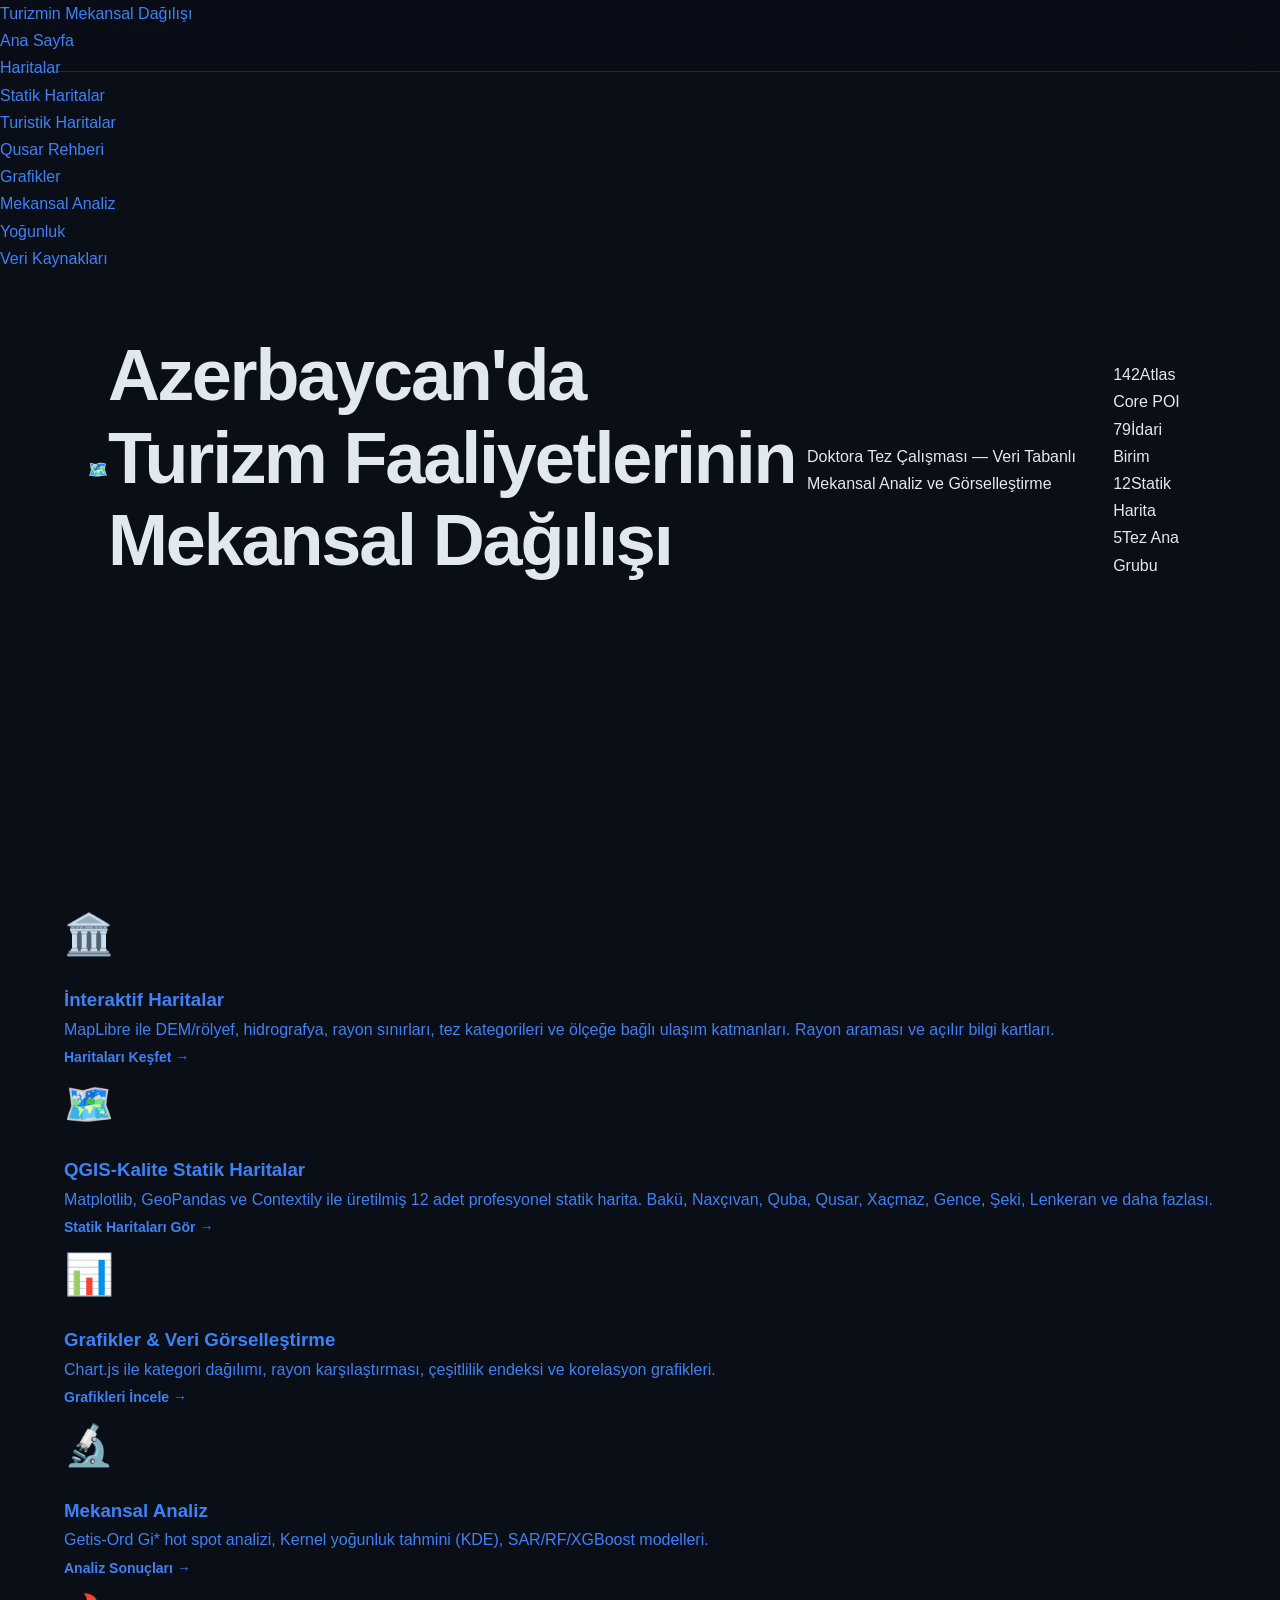
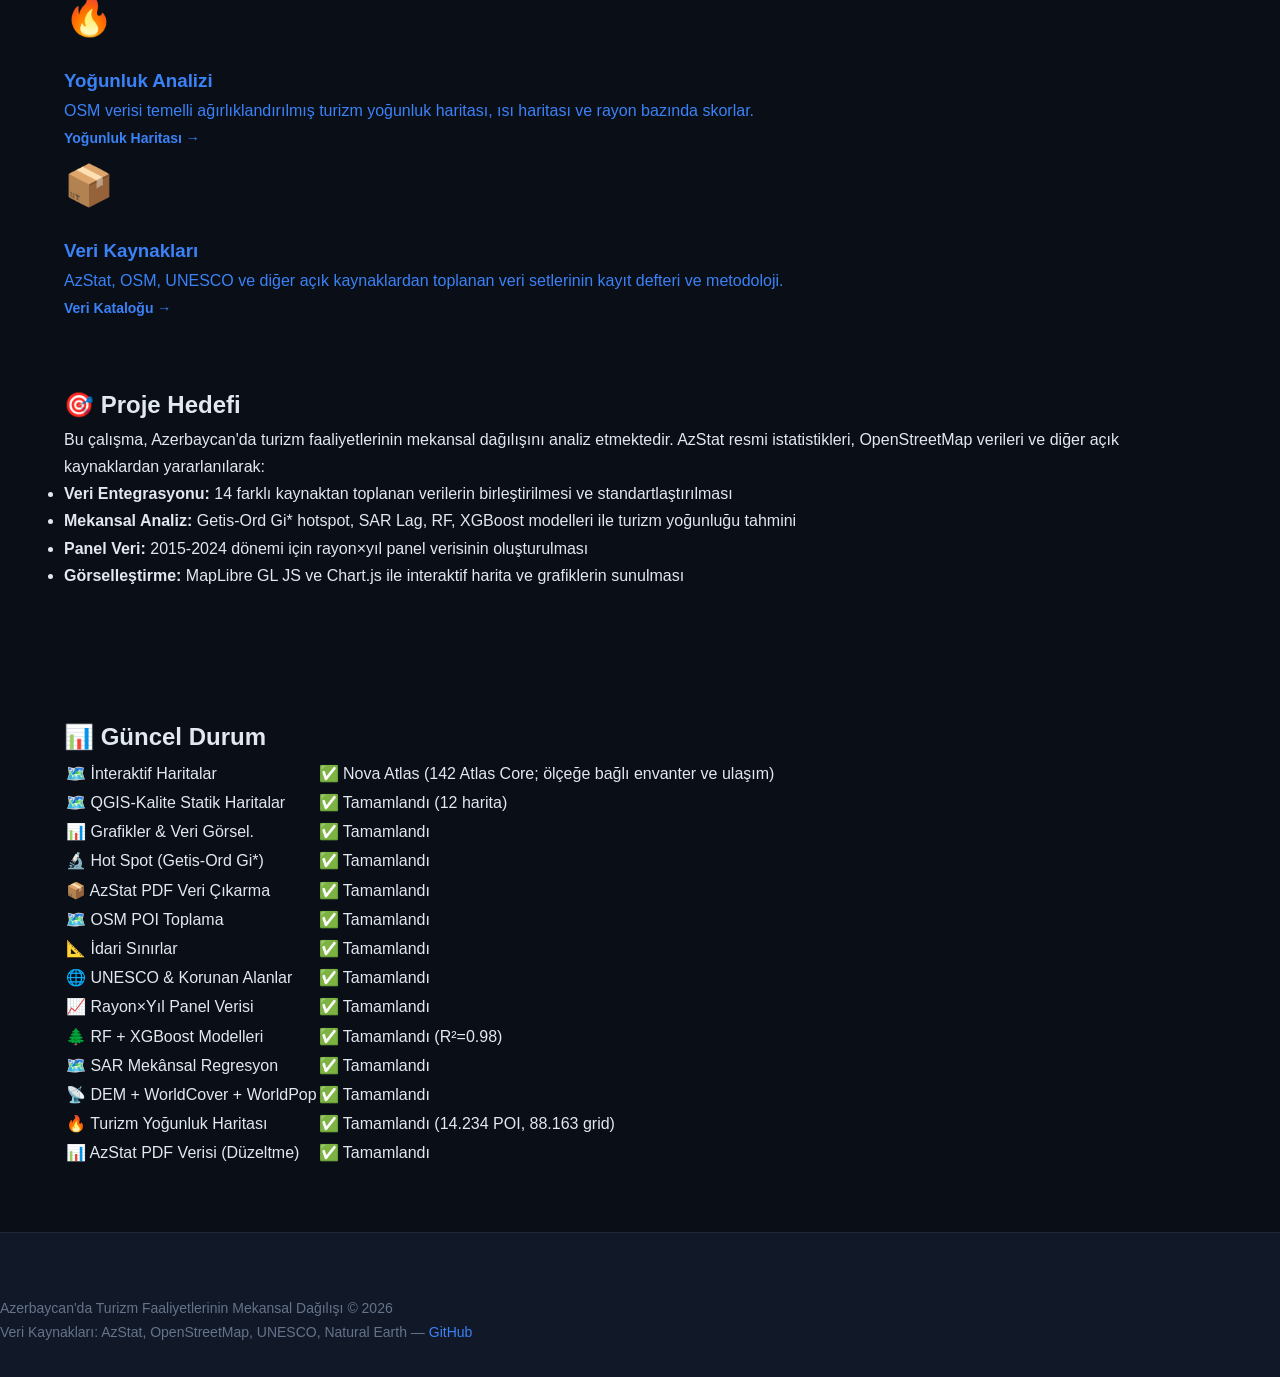
<file: index.html>
<!DOCTYPE html>
<html lang="tr">
<head>
<meta charset="UTF-8">
<meta name="viewport" content="width=device-width, initial-scale=1.0">
<title>Turizmin Mekansal Dağılışı — Azerbaycan Doktora Tezi</title>
<link rel="stylesheet" href="style.css">
<script src="scripts/nav.js"></script>
</head>
<body>
<nav class="navbar">
  <div class="nav-brand"><a href="index.html">Turizmin Mekansal Dağılışı</a></div>
  <button class="nav-toggle" id="navToggle">☰</button>
  <ul class="nav-links" id="navLinks">
    <li><a href="index.html" class="active">Ana Sayfa</a></li>
    <li><a href="harita.html">Haritalar</a></li>
    <li><a href="haritalar_statiktir.html">Statik Haritalar</a></li>
    <li><a href="tourist_maps.html">Turistik Haritalar</a></li>
    <li><a href="qusar-rehber.html">Qusar Rehberi</a></li>
    <li><a href="grafikler.html">Grafikler</a></li>
    <li><a href="analizler.html">Mekansal Analiz</a></li>
    <li><a href="yogunluk.html">Yoğunluk</a></li>
    <li><a href="veri.html">Veri Kaynakları</a></li>
  </ul>
</nav>

<main class="container">
  <header class="hero">
    <div class="hero-icon">🗺️</div>
    <h1>Azerbaycan'da Turizm Faaliyetlerinin<br><span class="accent-text">Mekansal Dağılışı</span></h1>
    <p class="subtitle">Doktora Tez Çalışması &mdash; Veri Tabanlı Mekansal Analiz ve Görselleştirme</p>
    <div class="hero-stats" id="heroStats">
      <div class="hero-stat"><span class="num">142</span><span class="lbl">Atlas Core POI</span></div>
      <div class="hero-stat"><span class="num">79</span><span class="lbl">İdari Birim</span></div>
      <div class="hero-stat"><span class="num">12</span><span class="lbl">Statik Harita</span></div>
      <div class="hero-stat"><span class="num">5</span><span class="lbl">Tez Ana Grubu</span></div>
    </div>
  </header>

  <section class="cards-grid">
    <a href="harita.html" class="card">
      <div class="card-icon">🏛️</div>
      <h3>İnteraktif Haritalar</h3>
      <p>MapLibre ile DEM/rölyef, hidrografya, rayon sınırları, tez kategorileri ve ölçeğe bağlı ulaşım katmanları. Rayon araması ve açılır bilgi kartları.</p>
      <span class="card-link">Haritaları Keşfet →</span>
    </a>

    <a href="haritalar_statiktir.html" class="card">
      <div class="card-icon">🗺️</div>
      <h3>QGIS-Kalite Statik Haritalar</h3>
      <p>Matplotlib, GeoPandas ve Contextily ile üretilmiş 12 adet profesyonel statik harita. Bakü, Naxçıvan, Quba, Qusar, Xaçmaz, Gence, Şeki, Lenkeran ve daha fazlası.</p>
      <span class="card-link">Statik Haritaları Gör →</span>
    </a>

    <a href="grafikler.html" class="card">
      <div class="card-icon">📊</div>
      <h3>Grafikler &amp; Veri Görselleştirme</h3>
      <p>Chart.js ile kategori dağılımı, rayon karşılaştırması, çeşitlilik endeksi ve korelasyon grafikleri.</p>
      <span class="card-link">Grafikleri İncele →</span>
    </a>

    <a href="analizler.html" class="card">
      <div class="card-icon">🔬</div>
      <h3>Mekansal Analiz</h3>
      <p>Getis-Ord Gi* hot spot analizi, Kernel yoğunluk tahmini (KDE), SAR/RF/XGBoost modelleri.</p>
      <span class="card-link">Analiz Sonuçları →</span>
    </a>

    <a href="yogunluk.html" class="card">
      <div class="card-icon">🔥</div>
      <h3>Yoğunluk Analizi</h3>
      <p>OSM verisi temelli ağırlıklandırılmış turizm yoğunluk haritası, ısı haritası ve rayon bazında skorlar.</p>
      <span class="card-link">Yoğunluk Haritası →</span>
    </a>

    <a href="veri.html" class="card">
      <div class="card-icon">📦</div>
      <h3>Veri Kaynakları</h3>
      <p>AzStat, OSM, UNESCO ve diğer açık kaynaklardan toplanan veri setlerinin kayıt defteri ve metodoloji.</p>
      <span class="card-link">Veri Kataloğu →</span>
    </a>
  </section>

  <section class="content-section">
    <h2>🎯 Proje Hedefi</h2>
    <p>Bu çalışma, Azerbaycan'da turizm faaliyetlerinin mekansal dağılışını analiz etmektedir. AzStat resmi istatistikleri, OpenStreetMap verileri ve diğer açık kaynaklardan yararlanılarak:</p>
    <ul>
      <li><strong>Veri Entegrasyonu:</strong> 14 farklı kaynaktan toplanan verilerin birleştirilmesi ve standartlaştırılması</li>
      <li><strong>Mekansal Analiz:</strong> Getis-Ord Gi* hotspot, SAR Lag, RF, XGBoost modelleri ile turizm yoğunluğu tahmini</li>
      <li><strong>Panel Veri:</strong> 2015-2024 dönemi için rayon×yıl panel verisinin oluşturulması</li>
      <li><strong>Görselleştirme:</strong> MapLibre GL JS ve Chart.js ile interaktif harita ve grafiklerin sunulması</li>
    </ul>
  </section>

  <section class="content-section">
    <h2>📊 Güncel Durum</h2>
    <table class="status-table">
      <tr><td>🗺️ İnteraktif Haritalar</td><td>✅ Nova Atlas (142 Atlas Core; ölçeğe bağlı envanter ve ulaşım)</td></tr>
      <tr><td>🗺️ QGIS-Kalite Statik Haritalar</td><td>✅ Tamamlandı (12 harita)</td></tr>
      <tr><td>📊 Grafikler &amp; Veri Görsel.</td><td>✅ Tamamlandı</td></tr>
      <tr><td>🔬 Hot Spot (Getis-Ord Gi*)</td><td>✅ Tamamlandı</td></tr>
      <tr><td>📦 AzStat PDF Veri Çıkarma</td><td>✅ Tamamlandı</td></tr>
      <tr><td>🗺️ OSM POI Toplama</td><td>✅ Tamamlandı</td></tr>
      <tr><td>📐 İdari Sınırlar</td><td>✅ Tamamlandı</td></tr>
      <tr><td>🌐 UNESCO &amp; Korunan Alanlar</td><td>✅ Tamamlandı</td></tr>
      <tr><td>📈 Rayon×Yıl Panel Verisi</td><td>✅ Tamamlandı</td></tr>
      <tr><td>🌲 RF + XGBoost Modelleri</td><td>✅ Tamamlandı (R²=0.98)</td></tr>
      <tr><td>🗺️ SAR Mekânsal Regresyon</td><td>✅ Tamamlandı</td></tr>
      <tr><td>📡 DEM + WorldCover + WorldPop</td><td>✅ Tamamlandı</td></tr>
      <tr><td>🔥 Turizm Yoğunluk Haritası</td><td>✅ Tamamlandı (14.234 POI, 88.163 grid)</td></tr>
      <tr><td>📊 AzStat PDF Verisi (Düzeltme)</td><td>✅ Tamamlandı</td></tr>
    </table>
  </section>
</main>

<footer class="footer">
  <p>Azerbaycan'da Turizm Faaliyetlerinin Mekansal Dağılışı &copy; 2026</p>
  <p class="footer-meta">Veri Kaynakları: AzStat, OpenStreetMap, UNESCO, Natural Earth &mdash; 
    <a href="https://github.com/nurtacsuleymanzade-wq/TurizminMekansalDagilisi" target="_blank">GitHub</a></p>
</footer>
</body>
</html>
</file>
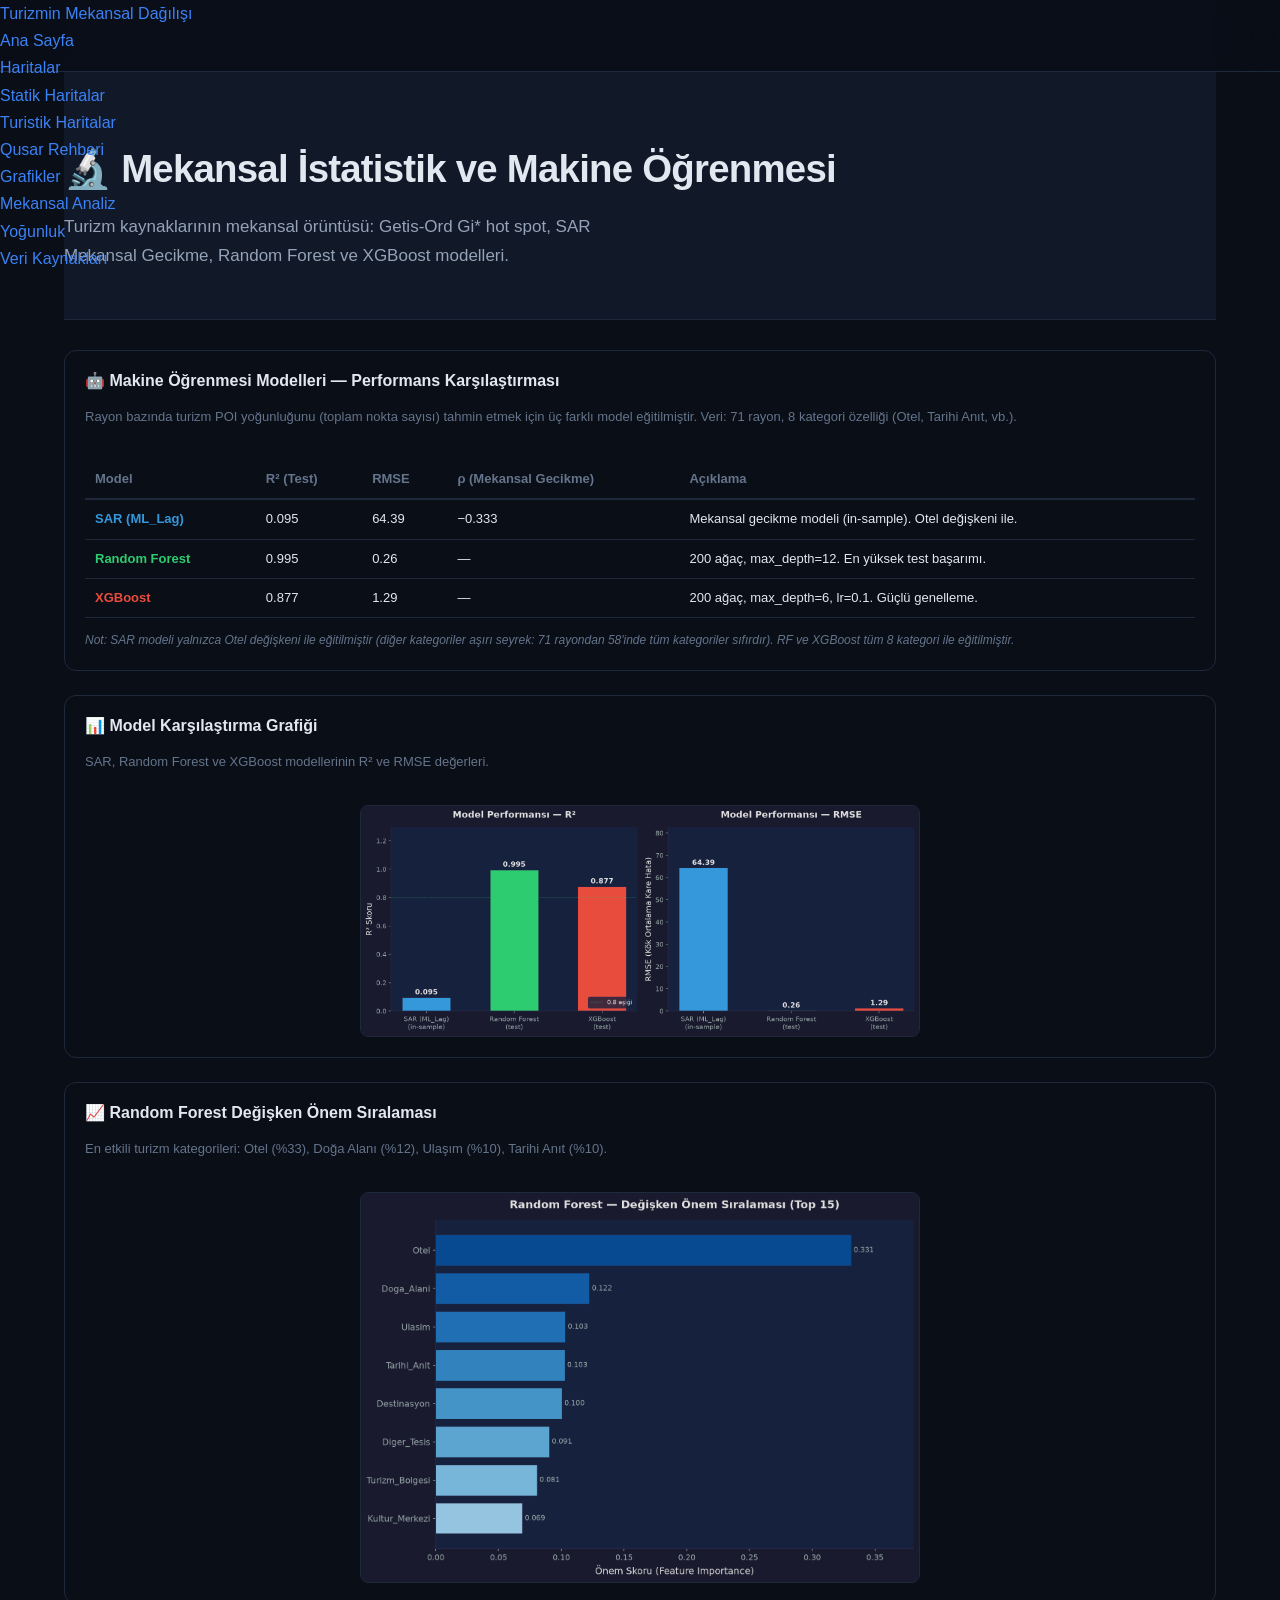
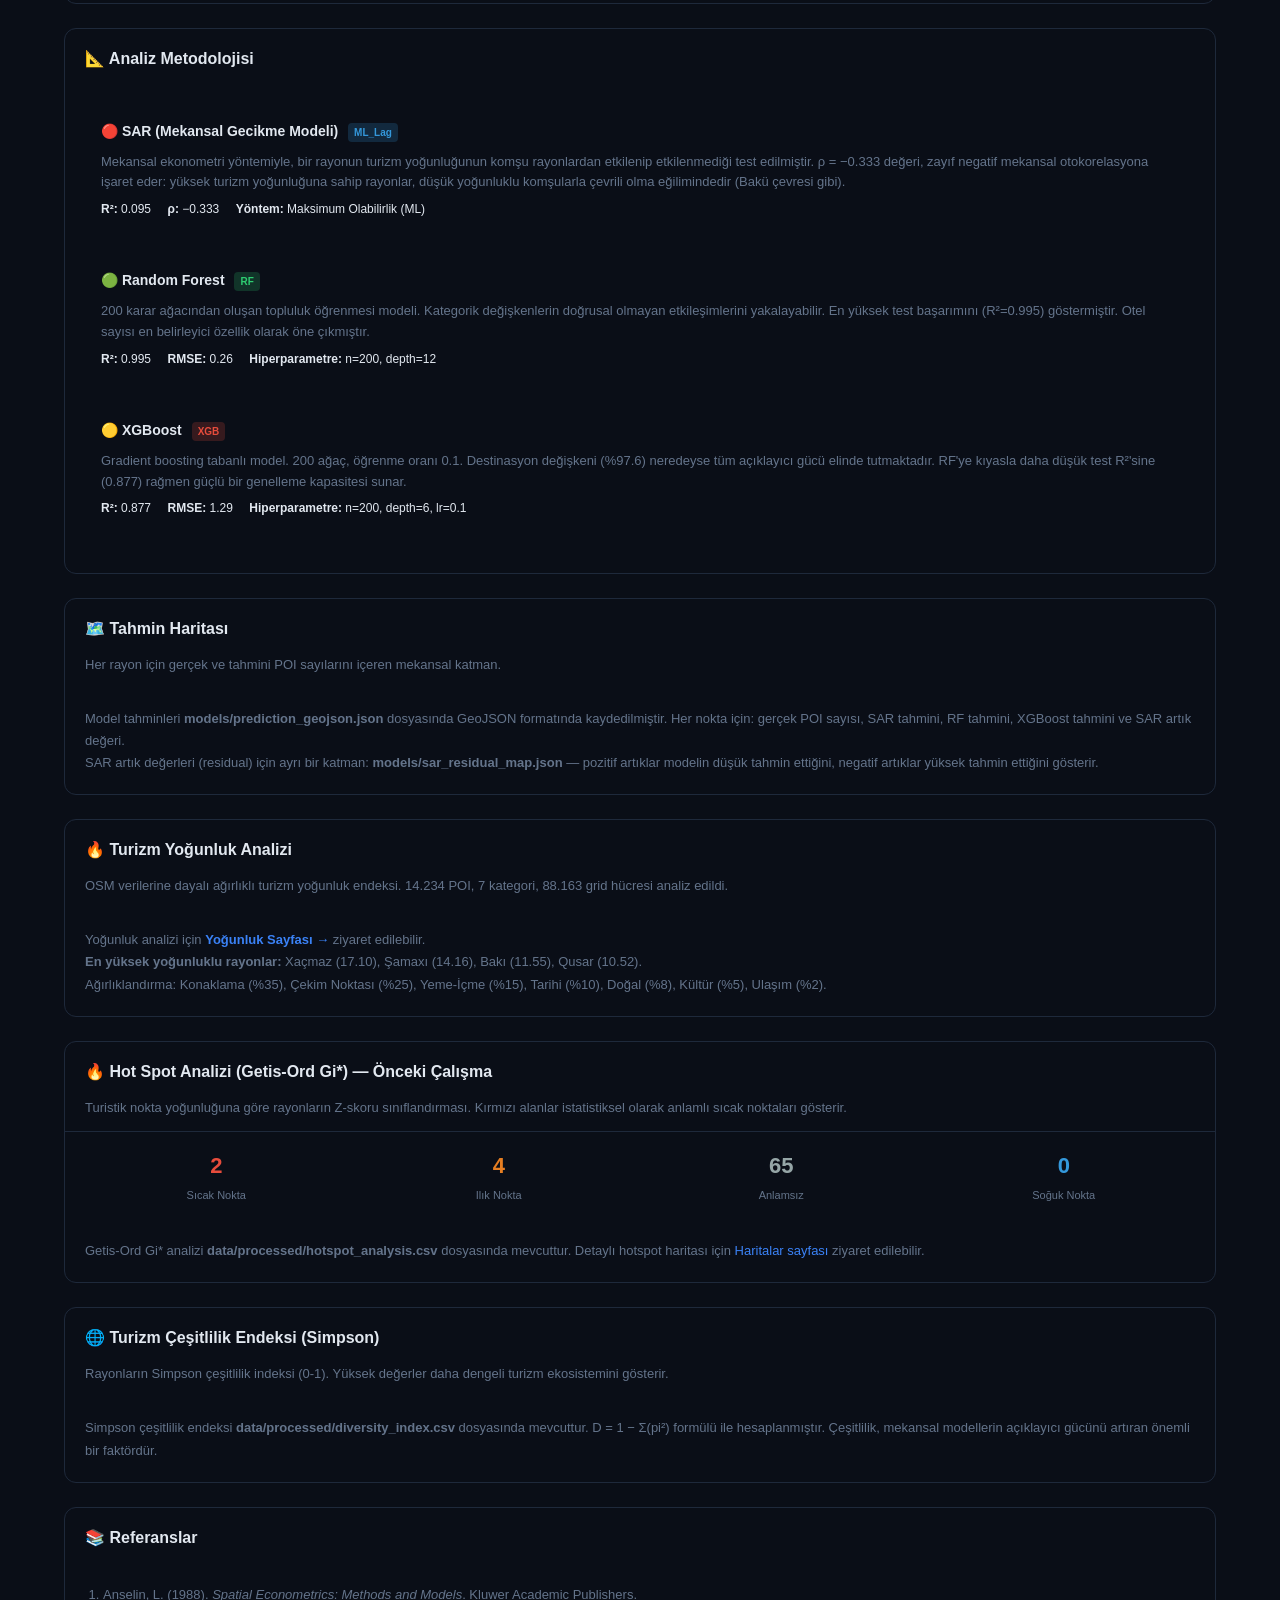
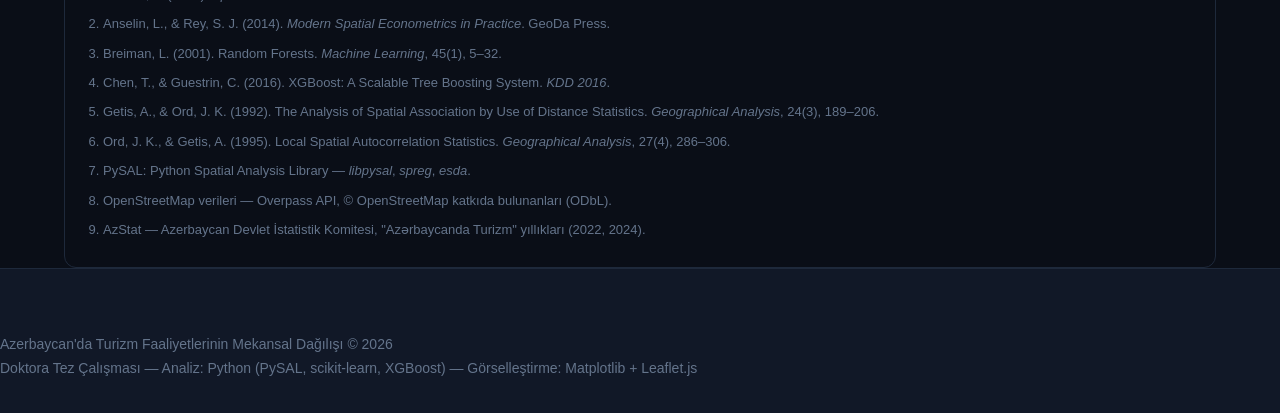
<file: analizler.html>
<!DOCTYPE html>
<html lang="tr">
<head>
<meta charset="UTF-8">
<meta name="viewport" content="width=device-width, initial-scale=1.0">
<title>Mekansal Analiz — Turizmin Mekansal Dağılışı</title>
<link rel="stylesheet" href="style.css">
<script src="scripts/nav.js"></script>
<style>
  .analysis-grid { display: grid; grid-template-columns: 1fr 1fr; gap: 24px; margin-top: 30px; }
  .analysis-card { background: var(--surface); border: 1px solid var(--border); border-radius: 12px; overflow: hidden; }
  .analysis-card.full { grid-column: 1 / -1; }
  .analysis-card h2 { font-size: 16px; margin: 0; padding: 16px 20px 12px; }
  .analysis-card .desc { font-size: 13px; color: var(--text-muted); padding: 0 20px 12px; }
  .analysis-body { padding: 20px; }
  .ml-chart { width: 100%; border-radius: 8px; border: 1px solid var(--border); }
  .ml-chart.small { max-width: 560px; display: block; margin: 0 auto; }

  table.analysis-table { width: 100%; border-collapse: collapse; font-size: 13px; }
  table.analysis-table th { text-align: left; padding: 8px 10px; border-bottom: 2px solid var(--border); color: var(--text-muted); font-weight: 600; }
  table.analysis-table td { padding: 8px 10px; border-bottom: 1px solid var(--border); }
  table.analysis-table tr:hover { background: var(--surface-alt); }

  .stat-row { display: flex; gap: 20px; flex-wrap: wrap; padding: 15px 20px; border-top: 1px solid var(--border); }
  .stat-row .stat-item { flex: 1; min-width: 120px; text-align: center; }
  .stat-row .stat-item .num { font-size: 22px; font-weight: 700; }
  .stat-row .stat-item .lbl { font-size: 11px; color: var(--text-muted); margin-top: 2px; }

  .method-box { background: var(--surface-alt); border-radius: 8px; padding: 16px; margin-bottom: 16px; }
  .method-box h4 { margin: 0 0 8px; font-size: 14px; }
  .method-box h4 .tag { display: inline-block; font-size: 10px; padding: 1px 6px; border-radius: 4px; margin-left: 6px; vertical-align: middle; }
  .tag-sar { background: #3498db33; color: #3498db; }
  .tag-rf { background: #2ecc7133; color: #2ecc71; }
  .tag-xgb { background: #e74c3c33; color: #e74c3c; }
  .method-box p { margin: 0; font-size: 13px; color: var(--text-muted); line-height: 1.6; }
  .method-box .metric { display: inline-block; margin: 6px 12px 0 0; font-size: 12px; }
  .metric strong { color: var(--text); }

  .ref-list { font-size: 13px; color: var(--text-muted); line-height: 1.8; padding-left: 18px; }
  .ref-list li { margin-bottom: 6px; }

  @media (max-width: 768px) { .analysis-grid { grid-template-columns: 1fr; } }
</style>
</head>
<body>
<nav class="navbar">
  <div class="nav-brand"><a href="index.html">Turizmin Mekansal Dağılışı</a></div>
  <button class="nav-toggle" id="navToggle">☰</button>
  <ul class="nav-links" id="navLinks">
    <li><a href="index.html">Ana Sayfa</a></li>
    <li><a href="harita.html">Haritalar</a></li>
    <li><a href="haritalar_statiktir.html">Statik Haritalar</a></li>
    <li><a href="tourist_maps.html">Turistik Haritalar</a></li>
    <li><a href="qusar-rehber.html">Qusar Rehberi</a></li>
    <li><a href="grafikler.html">Grafikler</a></li>
    <li><a href="analizler.html" class="active">Mekansal Analiz</a></li>
    <li><a href="yogunluk.html">Yoğunluk</a></li>
    <li><a href="veri.html">Veri Kaynakları</a></li>
  </ul>
</nav>

<main class="container">
  <header class="page-header">
    <h1>🔬 Mekansal İstatistik ve Makine Öğrenmesi</h1>
    <p class="subtitle">Turizm kaynaklarının mekansal örüntüsü: Getis-Ord Gi* hot spot, SAR Mekansal Gecikme, Random Forest ve XGBoost modelleri.</p>
  </header>

  <div class="analysis-grid">

    <!-- Model Comparison Summary -->
    <div class="analysis-card full">
      <h2>🤖 Makine Öğrenmesi Modelleri — Performans Karşılaştırması</h2>
      <div class="desc">Rayon bazında turizm POI yoğunluğunu (toplam nokta sayısı) tahmin etmek için üç farklı model eğitilmiştir. Veri: 71 rayon, 8 kategori özelliği (Otel, Tarihi Anıt, vb.).</div>
      <div class="analysis-body">
        <table class="analysis-table">
          <thead>
            <tr><th>Model</th><th>R² (Test)</th><th>RMSE</th><th>ρ (Mekansal Gecikme)</th><th>Açıklama</th></tr>
          </thead>
          <tbody>
            <tr><td><strong style="color:#3498db">SAR (ML_Lag)</strong></td><td>0.095</td><td>64.39</td><td>−0.333</td><td>Mekansal gecikme modeli (in-sample). Otel değişkeni ile.</td></tr>
            <tr><td><strong style="color:#2ecc71">Random Forest</strong></td><td>0.995</td><td>0.26</td><td>—</td><td>200 ağaç, max_depth=12. En yüksek test başarımı.</td></tr>
            <tr><td><strong style="color:#e74c3c">XGBoost</strong></td><td>0.877</td><td>1.29</td><td>—</td><td>200 ağaç, max_depth=6, lr=0.1. Güçlü genelleme.</td></tr>
          </tbody>
        </table>
        <p style="font-size:12px;color:var(--text-muted);margin-top:12px;">
          <em>Not: SAR modeli yalnızca Otel değişkeni ile eğitilmiştir (diğer kategoriler aşırı seyrek: 71 rayondan 58'inde tüm kategoriler sıfırdır). 
          RF ve XGBoost tüm 8 kategori ile eğitilmiştir.</em>
        </p>
      </div>
    </div>

    <!-- Model Comparison Chart -->
    <div class="analysis-card full">
      <h2>📊 Model Karşılaştırma Grafiği</h2>
      <div class="desc">SAR, Random Forest ve XGBoost modellerinin R² ve RMSE değerleri.</div>
      <div class="analysis-body" style="text-align:center;">
        <img src="models/model_comparison.png" alt="Model Karşılaştırması" class="ml-chart small">
      </div>
    </div>

    <!-- Feature Importance -->
    <div class="analysis-card full">
      <h2>📈 Random Forest Değişken Önem Sıralaması</h2>
      <div class="desc">En etkili turizm kategorileri: Otel (%33), Doğa Alanı (%12), Ulaşım (%10), Tarihi Anıt (%10).</div>
      <div class="analysis-body" style="text-align:center;">
        <img src="models/feature_importance.png" alt="Değişken Önemi" class="ml-chart small">
      </div>
    </div>

    <!-- Methodology -->
    <div class="analysis-card full">
      <h2>📐 Analiz Metodolojisi</h2>
      <div class="analysis-body">
        <div class="method-box">
          <h4>🔴 SAR (Mekansal Gecikme Modeli) <span class="tag tag-sar">ML_Lag</span></h4>
          <p>Mekansal ekonometri yöntemiyle, bir rayonun turizm yoğunluğunun komşu rayonlardan etkilenip etkilenmediği test edilmiştir. 
          ρ = −0.333 değeri, zayıf negatif mekansal otokorelasyona işaret eder: yüksek turizm yoğunluğuna sahip rayonlar, 
          düşük yoğunluklu komşularla çevrili olma eğilimindedir (Bakü çevresi gibi).</p>
          <span class="metric"><strong>R²:</strong> 0.095</span>
          <span class="metric"><strong>ρ:</strong> −0.333</span>
          <span class="metric"><strong>Yöntem:</strong> Maksimum Olabilirlik (ML)</span>
        </div>
        <div class="method-box">
          <h4>🟢 Random Forest <span class="tag tag-rf">RF</span></h4>
          <p>200 karar ağacından oluşan topluluk öğrenmesi modeli. Kategorik değişkenlerin doğrusal olmayan 
          etkileşimlerini yakalayabilir. En yüksek test başarımını (R²=0.995) göstermiştir. Otel sayısı en 
          belirleyici özellik olarak öne çıkmıştır.</p>
          <span class="metric"><strong>R²:</strong> 0.995</span>
          <span class="metric"><strong>RMSE:</strong> 0.26</span>
          <span class="metric"><strong>Hiperparametre:</strong> n=200, depth=12</span>
        </div>
        <div class="method-box">
          <h4>🟡 XGBoost <span class="tag tag-xgb">XGB</span></h4>
          <p>Gradient boosting tabanlı model. 200 ağaç, öğrenme oranı 0.1. 
          Destinasyon değişkeni (%97.6) neredeyse tüm açıklayıcı gücü elinde tutmaktadır. 
          RF'ye kıyasla daha düşük test R²'sine (0.877) rağmen güçlü bir genelleme kapasitesi sunar.</p>
          <span class="metric"><strong>R²:</strong> 0.877</span>
          <span class="metric"><strong>RMSE:</strong> 1.29</span>
          <span class="metric"><strong>Hiperparametre:</strong> n=200, depth=6, lr=0.1</span>
        </div>
      </div>
    </div>

    <!-- Prediction Map -->
    <div class="analysis-card full">
      <h2>🗺️ Tahmin Haritası</h2>
      <div class="desc">Her rayon için gerçek ve tahmini POI sayılarını içeren mekansal katman.</div>
      <div class="analysis-body">
        <p style="font-size:13px;color:var(--text-muted);line-height:1.7;">
          Model tahminleri <strong>models/prediction_geojson.json</strong> dosyasında GeoJSON formatında kaydedilmiştir. 
          Her nokta için: gerçek POI sayısı, SAR tahmini, RF tahmini, XGBoost tahmini ve SAR artık değeri.
        </p>
        <p style="font-size:13px;color:var(--text-muted);line-height:1.7;">
          SAR artık değerleri (residual) için ayrı bir katman: <strong>models/sar_residual_map.json</strong> — 
          pozitif artıklar modelin düşük tahmin ettiğini, negatif artıklar yüksek tahmin ettiğini gösterir.
        </p>
      </div>
    </div>

    <!-- Density Analysis -->
    <div class="analysis-card full">
      <h2>🔥 Turizm Yoğunluk Analizi</h2>
      <div class="desc">OSM verilerine dayalı ağırlıklı turizm yoğunluk endeksi. 14.234 POI, 7 kategori, 88.163 grid hücresi analiz edildi.</div>
      <div class="analysis-body" style="font-size:13px;color:var(--text-muted);line-height:1.7;">
        <p>Yoğunluk analizi için <a href="yogunluk.html" style="color:var(--accent);font-weight:600;">Yoğunluk Sayfası →</a> ziyaret edilebilir.</p>
        <p><b>En yüksek yoğunluklu rayonlar:</b> Xaçmaz (17.10), Şamaxı (14.16), Bakı (11.55), Qusar (10.52).</p>
        <p>Ağırlıklandırma: Konaklama (%35), Çekim Noktası (%25), Yeme-İçme (%15), Tarihi (%10), Doğal (%8), Kültür (%5), Ulaşım (%2).</p>
      </div>
    </div>

    <!-- Hotspot Analysis (Legacy) -->
    <div class="analysis-card full">
      <h2>🔥 Hot Spot Analizi (Getis-Ord Gi*) — Önceki Çalışma</h2>
      <div class="desc">Turistik nokta yoğunluğuna göre rayonların Z-skoru sınıflandırması. Kırmızı alanlar istatistiksel olarak anlamlı sıcak noktaları gösterir.</div>
      <div class="stat-row" id="hotspotStats">
        <div class="stat-item"><div class="num" style="color:#e74c3c">?</div><div class="lbl">Sıcak Nokta</div></div>
        <div class="stat-item"><div class="num" style="color:#e67e22">?</div><div class="lbl">Ilık Nokta</div></div>
        <div class="stat-item"><div class="num" style="color:#95a5a6">?</div><div class="lbl">Anlamsız</div></div>
        <div class="stat-item"><div class="num" style="color:#3498db">?</div><div class="lbl">Soğuk Nokta</div></div>
      </div>
      <div class="analysis-body" style="font-size:13px;color:var(--text-muted);line-height:1.7;">
        <p>Getis-Ord Gi* analizi <strong>data/processed/hotspot_analysis.csv</strong> dosyasında mevcuttur. 
        Detaylı hotspot haritası için <a href="harita.html" style="color:var(--accent)">Haritalar sayfası</a> ziyaret edilebilir.</p>
      </div>
    </div>

    <!-- Diversity (Legacy) -->
    <div class="analysis-card full">
      <h2>🌐 Turizm Çeşitlilik Endeksi (Simpson)</h2>
      <div class="desc">Rayonların Simpson çeşitlilik indeksi (0-1). Yüksek değerler daha dengeli turizm ekosistemini gösterir.</div>
      <div class="analysis-body" style="font-size:13px;color:var(--text-muted);line-height:1.7;">
        <p>Simpson çeşitlilik endeksi <strong>data/processed/diversity_index.csv</strong> dosyasında mevcuttur. 
        D = 1 − Σ(pi²) formülü ile hesaplanmıştır. Çeşitlilik, mekansal modellerin 
        açıklayıcı gücünü artıran önemli bir faktördür.</p>
      </div>
    </div>

    <!-- References -->
    <div class="analysis-card full">
      <h2>📚 Referanslar</h2>
      <div class="analysis-body">
        <ol class="ref-list">
          <li>Anselin, L. (1988). <em>Spatial Econometrics: Methods and Models</em>. Kluwer Academic Publishers.</li>
          <li>Anselin, L., &amp; Rey, S. J. (2014). <em>Modern Spatial Econometrics in Practice</em>. GeoDa Press.</li>
          <li>Breiman, L. (2001). Random Forests. <em>Machine Learning</em>, 45(1), 5–32.</li>
          <li>Chen, T., &amp; Guestrin, C. (2016). XGBoost: A Scalable Tree Boosting System. <em>KDD 2016</em>.</li>
          <li>Getis, A., &amp; Ord, J. K. (1992). The Analysis of Spatial Association by Use of Distance Statistics. <em>Geographical Analysis</em>, 24(3), 189–206.</li>
          <li>Ord, J. K., &amp; Getis, A. (1995). Local Spatial Autocorrelation Statistics. <em>Geographical Analysis</em>, 27(4), 286–306.</li>
          <li>PySAL: Python Spatial Analysis Library — <em>libpysal</em>, <em>spreg</em>, <em>esda</em>.</li>
          <li>OpenStreetMap verileri — Overpass API, © OpenStreetMap katkıda bulunanları (ODbL).</li>
          <li>AzStat — Azerbaycan Devlet İstatistik Komitesi, "Azərbaycanda Turizm" yıllıkları (2022, 2024).</li>
        </ol>
      </div>
    </div>

  </div>
</main>

<footer class="footer">
  <p>Azerbaycan'da Turizm Faaliyetlerinin Mekansal Dağılışı &copy; 2026</p>
  <p class="footer-meta">Doktora Tez Çalışması &mdash; Analiz: Python (PySAL, scikit-learn, XGBoost) &mdash; Görselleştirme: Matplotlib + Leaflet.js</p>
</footer>

<script>
document.addEventListener('DOMContentLoaded', function() {
  // Load hotspot stats for display
  fetch('data/processed/hotspot_analysis.csv')
    .then(r => r.text())
    .then(text => {
      const lines = text.trim().split('\n').slice(1);
      let hot=0, warm=0, cold=0, neutral=0;
      lines.forEach(l => {
        const c = l.split(',');
        const cls = c[3] || '';
        if (cls.includes('Hot')) hot++;
        else if (cls.includes('Warm')) warm++;
        else if (cls.includes('Cold')) cold++;
        else neutral++;
      });
      document.getElementById('hotspotStats').innerHTML = `
        <div class="stat-item"><div class="num" style="color:#e74c3c">${hot}</div><div class="lbl">Sıcak Nokta</div></div>
        <div class="stat-item"><div class="num" style="color:#e67e22">${warm}</div><div class="lbl">Ilık Nokta</div></div>
        <div class="stat-item"><div class="num" style="color:#95a5a6">${neutral}</div><div class="lbl">Anlamsız</div></div>
        <div class="stat-item"><div class="num" style="color:#3498db">${cold}</div><div class="lbl">Soğuk Nokta</div></div>
      `;
    })
    .catch(() => {});
});
</script>
</body>
</html>
</file>
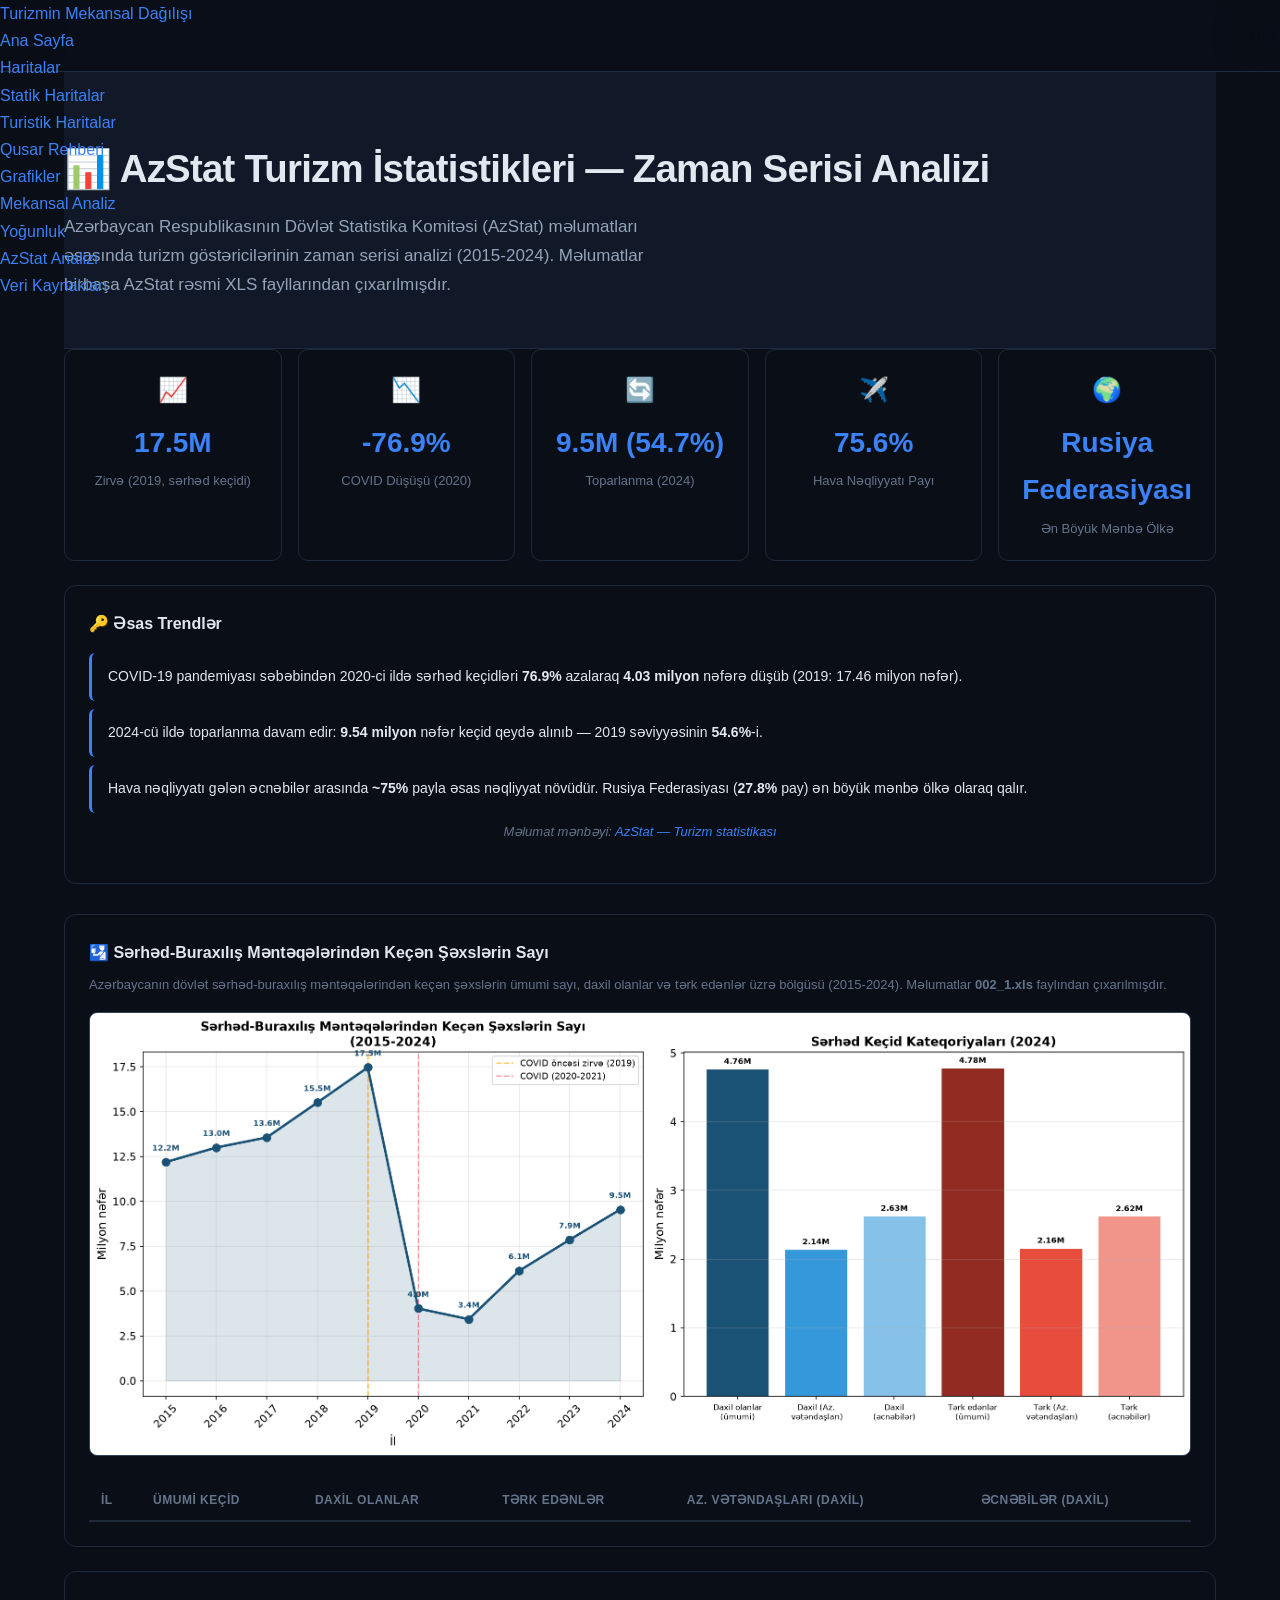
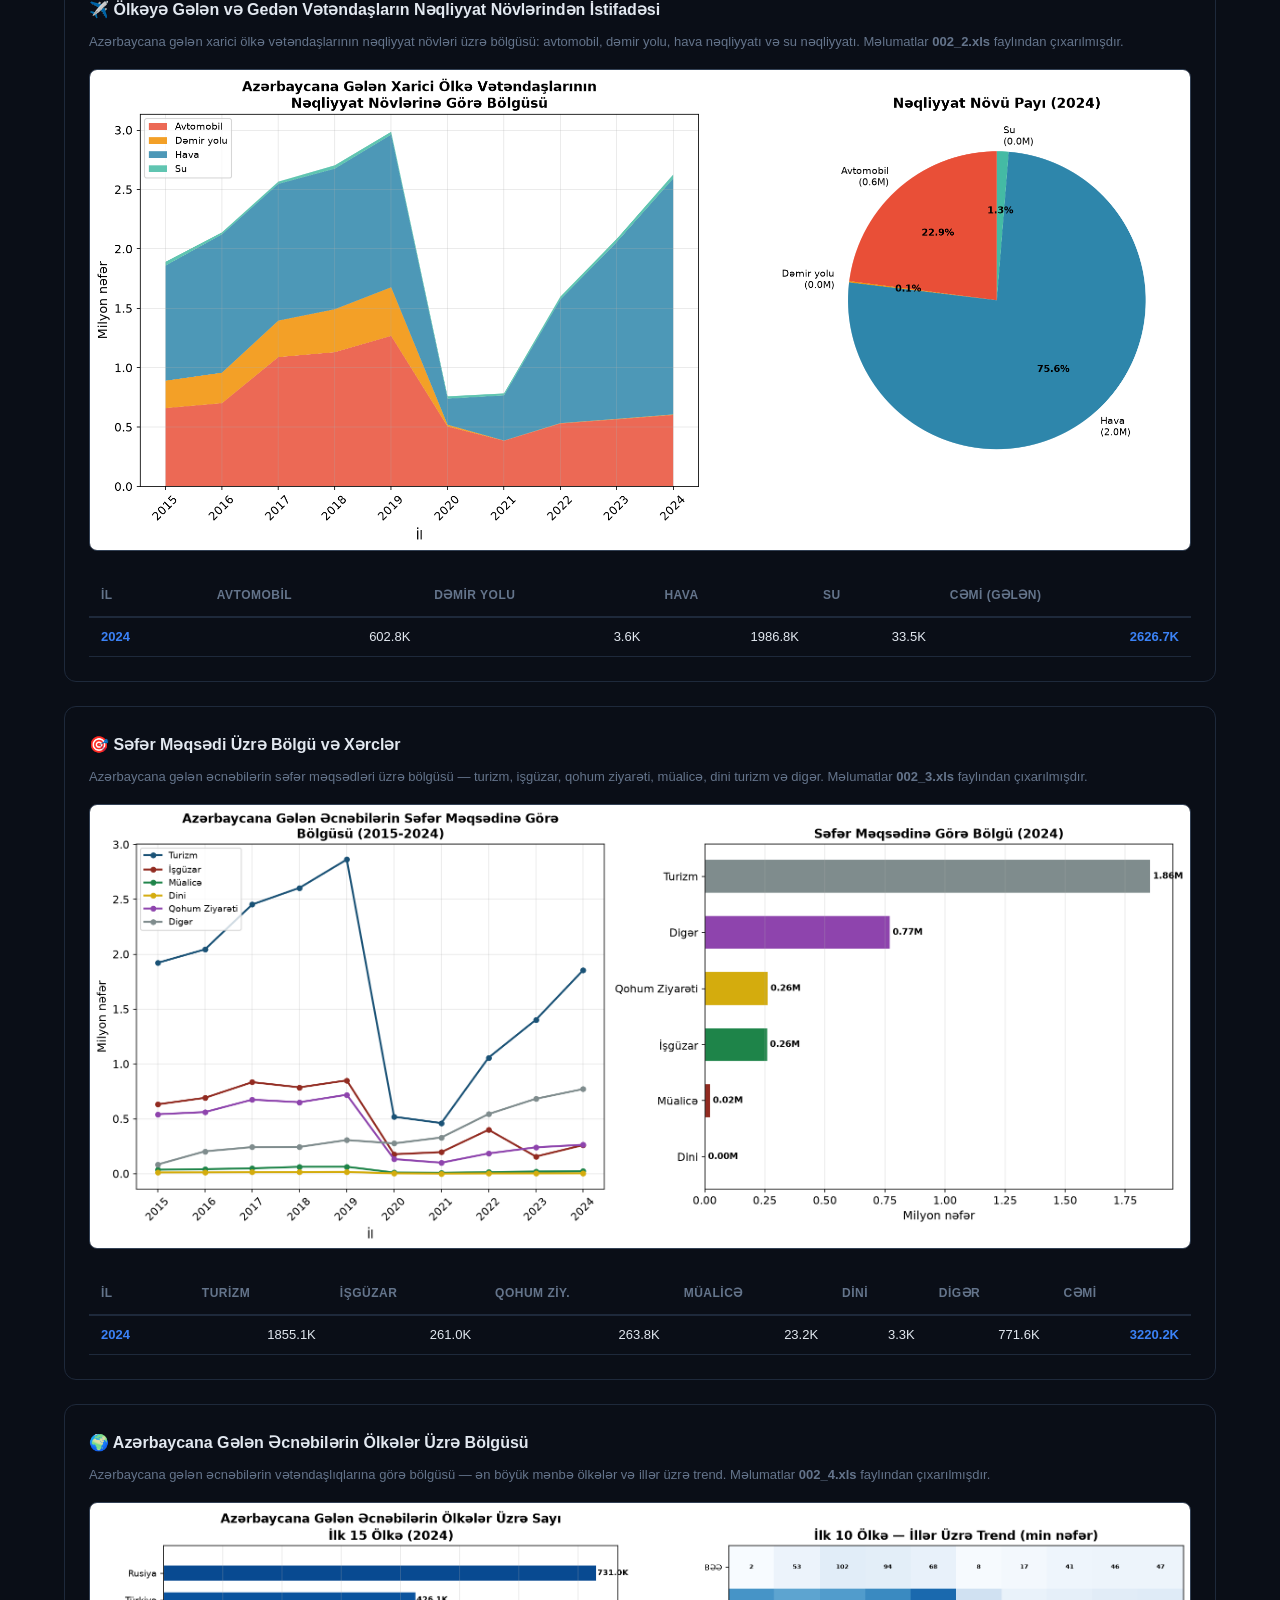
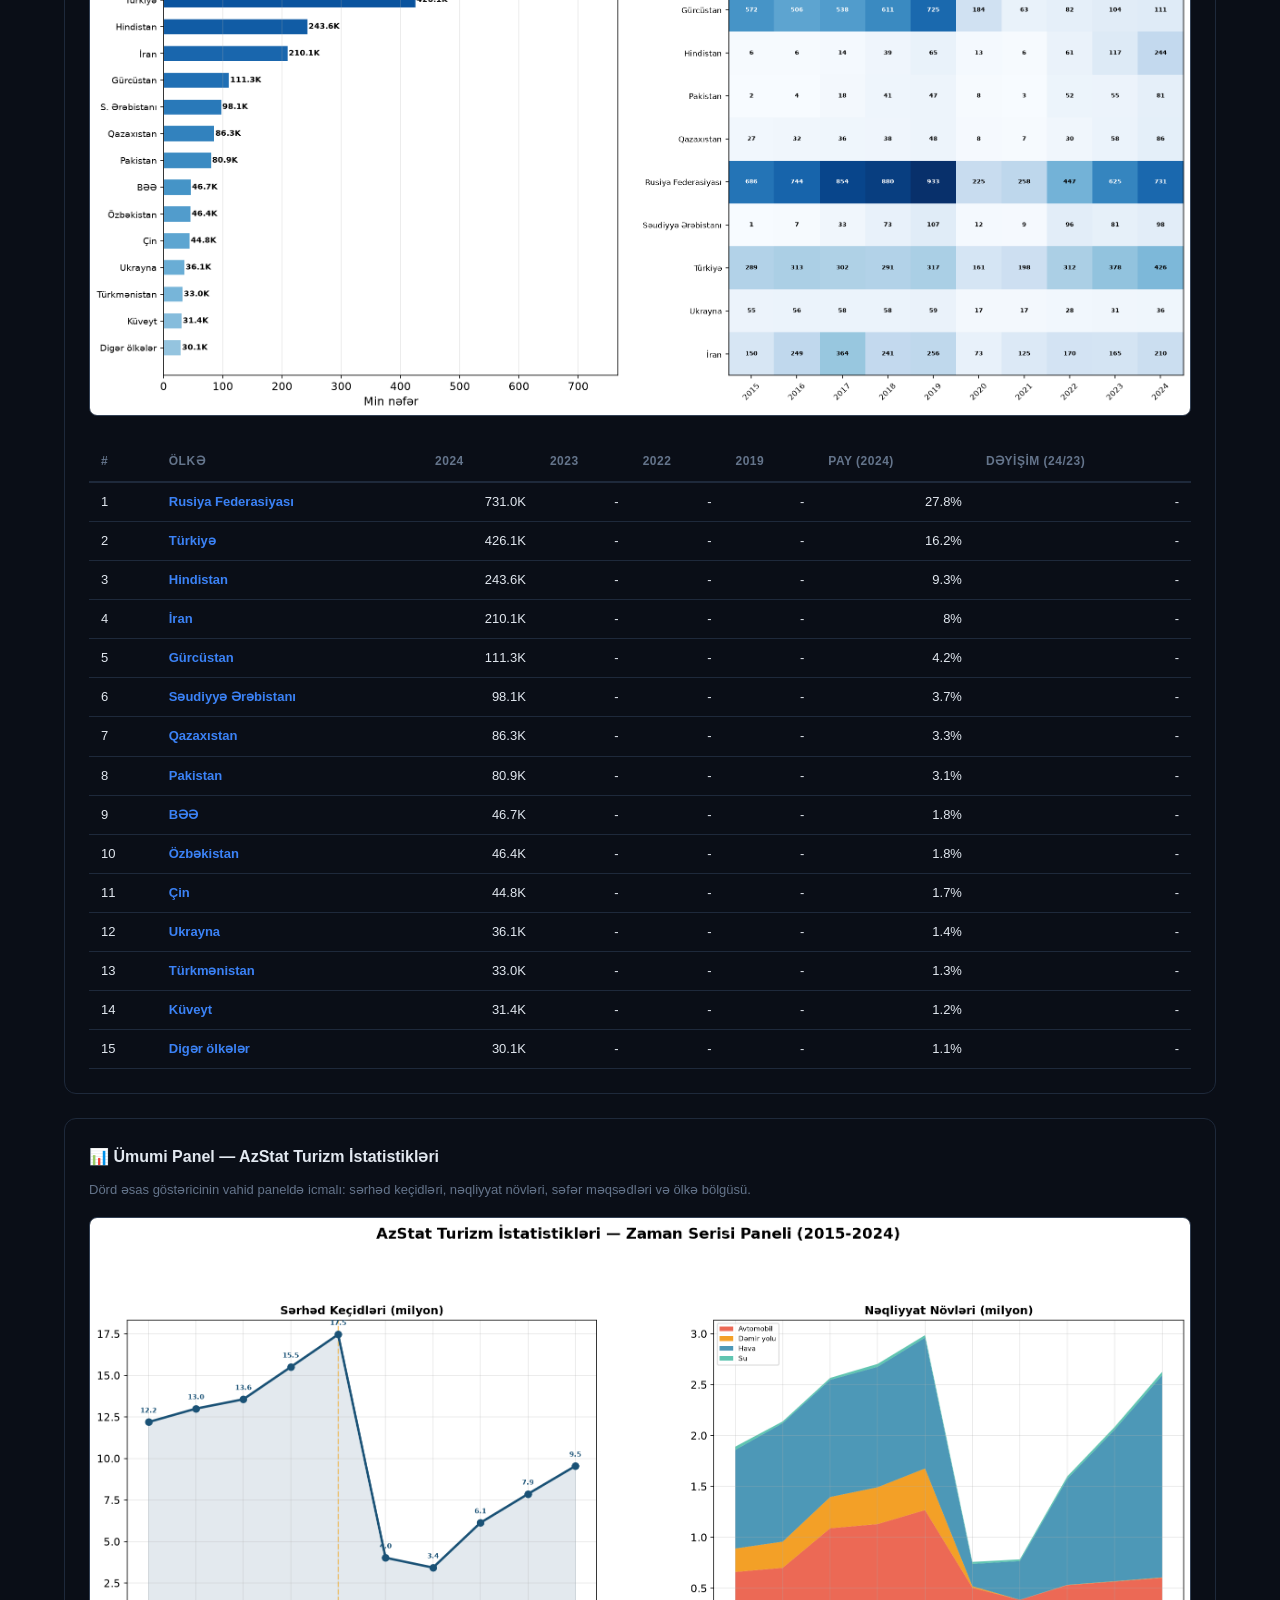
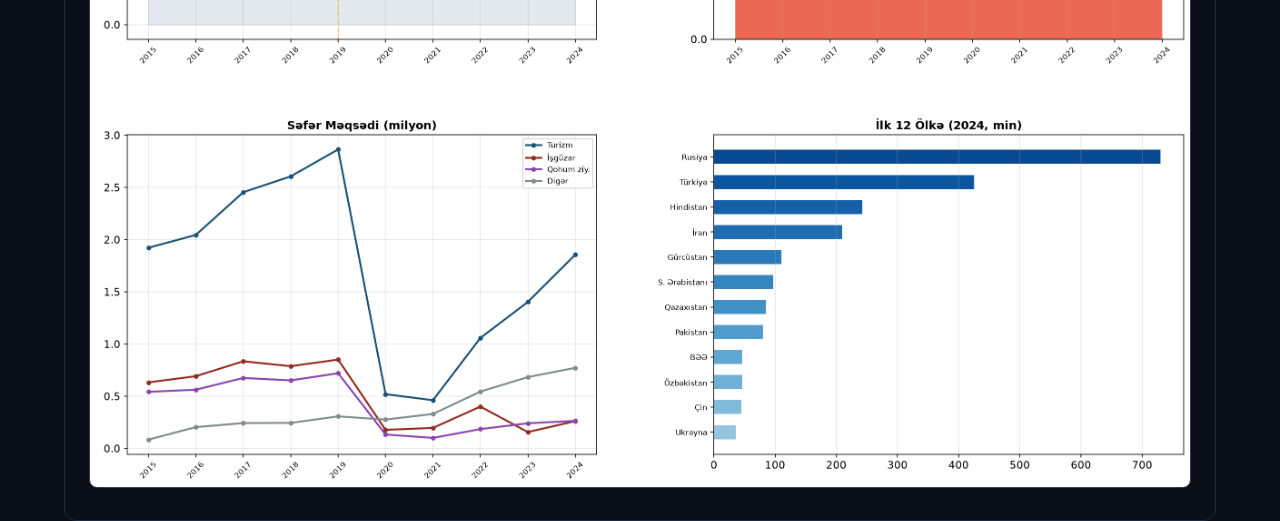
<file: azstat_analizi.html>
<!DOCTYPE html>
<html lang="tr">
<head>
<meta charset="UTF-8">
<meta name="viewport" content="width=device-width, initial-scale=1.0">
<title>AzStat Turizm İstatistikleri — Turizmin Mekansal Dağılışı</title>
<link rel="stylesheet" href="style.css">
<script src="scripts/nav.js"></script>
<style>
  .chart-grid { display: grid; grid-template-columns: 1fr 1fr; gap: 24px; margin-top: 30px; }
  .chart-card { background: var(--surface); border: 1px solid var(--border); border-radius: 12px; padding: 24px; }
  .chart-card.full { grid-column: 1 / -1; }
  .chart-card h2 { font-size: 16px; margin: 0 0 16px; color: var(--text); display: flex; align-items: center; gap: 8px; }
  .chart-card p { font-size: 13px; color: var(--text-muted); margin: -8px 0 16px; }
  .chart-wrapper { position: relative; }
  .chart-wrapper img { width: 100%; height: auto; border-radius: 8px; border: 1px solid var(--border-light); }
  .stat-summary { display: grid; grid-template-columns: repeat(auto-fit, minmax(200px, 1fr)); gap: 16px; margin-bottom: 24px; }
  .stat-summary .stat-card { background: var(--surface); border: 1px solid var(--border); border-radius: 10px; padding: 20px; text-align: center; }
  .stat-summary .stat-card .num { font-size: 28px; font-weight: 700; color: var(--accent); }
  .stat-summary .stat-card .lbl { font-size: 13px; color: var(--text-muted); margin-top: 4px; }
  .stat-summary .stat-card .emoji { font-size: 24px; margin-bottom: 8px; }
  .analysis-table { width: 100%; border-collapse: collapse; margin-top: 16px; font-size: 13px; }
  .analysis-table th { background: var(--surface); color: var(--text-muted); font-weight: 600; padding: 10px 12px; text-align: left; border-bottom: 2px solid var(--border); font-size: 12px; text-transform: uppercase; letter-spacing: 0.5px; }
  .analysis-table td { padding: 8px 12px; border-bottom: 1px solid var(--border); color: var(--text); }
  .analysis-table tr:hover td { background: var(--surface); }
  .analysis-table .num-col { text-align: right; font-variant-numeric: tabular-nums; }
  .analysis-table .highlight { color: var(--accent); font-weight: 700; }
  .trend-list { list-style: none; padding: 0; margin: 16px 0; }
  .trend-list li { padding: 12px 16px; margin-bottom: 8px; background: var(--surface); border-left: 3px solid var(--accent); border-radius: 6px; font-size: 14px; color: var(--text); }
  .trend-list li::before { content: ''; }
  .badge { display: inline-block; padding: 2px 8px; border-radius: 4px; font-size: 11px; font-weight: 600; }
  .badge-primary { background: rgba(59,130,246,0.2); color: #60a5fa; }
  .badge-success { background: rgba(34,197,94,0.2); color: #4ade80; }
  .badge-warning { background: rgba(234,179,8,0.2); color: #facc15; }
  .badge-danger { background: rgba(239,68,68,0.2); color: #f87171; }
  .data-source { font-size: 12px; color: var(--text-muted); text-align: center; margin-top: 8px; font-style: italic; }
  @media (max-width: 768px) { .chart-grid { grid-template-columns: 1fr; } }
</style>
</head>
<body>
<nav class="navbar">
  <div class="nav-brand"><a href="index.html">Turizmin Mekansal Dağılışı</a></div>
  <button class="nav-toggle" id="navToggle">☰</button>
  <ul class="nav-links" id="navLinks">
    <li><a href="index.html">Ana Sayfa</a></li>
    <li><a href="harita.html">Haritalar</a></li>
    <li><a href="haritalar_statiktir.html">Statik Haritalar</a></li>
    <li><a href="tourist_maps.html">Turistik Haritalar</a></li>
    <li><a href="qusar-rehber.html">Qusar Rehberi</a></li>
    <li><a href="grafikler.html">Grafikler</a></li>
    <li><a href="analizler.html">Mekansal Analiz</a></li>
    <li><a href="yogunluk.html">Yoğunluk</a></li>
    <li><a href="azstat_analizi.html" class="active">AzStat Analizi</a></li>
    <li><a href="veri.html">Veri Kaynakları</a></li>
  </ul>
</nav>

<main class="container">
  <header class="page-header">
    <h1>📊 AzStat Turizm İstatistikleri — Zaman Serisi Analizi</h1>
    <p class="subtitle">Azərbaycan Respublikasının Dövlət Statistika Komitəsi (AzStat) məlumatları əsasında turizm göstəricilərinin zaman serisi analizi (2015-2024). Məlumatlar birbaşa AzStat rəsmi XLS fayllarından çıxarılmışdır.</p>
  </header>

  <!-- Key Findings Summary -->
  <div class="stat-summary" id="summaryStats">
    <div class="stat-card"><div class="emoji">📈</div><div class="num" id="peakValue">-</div><div class="lbl">Zirvə (2019, sərhəd keçidi)</div></div>
    <div class="stat-card"><div class="emoji">📉</div><div class="num" id="dropValue">-</div><div class="lbl">COVID Düşüşü (2020)</div></div>
    <div class="stat-card"><div class="emoji">🔄</div><div class="num" id="recoveryValue">-</div><div class="lbl">Toparlanma (2024)</div></div>
    <div class="stat-card"><div class="emoji">✈️</div><div class="num" id="airShare">-</div><div class="lbl">Hava Nəqliyyatı Payı</div></div>
    <div class="stat-card"><div class="emoji">🌍</div><div class="num" id="topCountry">-</div><div class="lbl">Ən Böyük Mənbə Ölkə</div></div>
  </div>

  <!-- Key Trends -->
  <div class="chart-card full" style="margin-bottom: 24px;">
    <h2>🔑 Əsas Trendlər</h2>
    <ul class="trend-list" id="trendList">
      <li>COVID-19 pandemiyası səbəbindən 2020-ci ildə sərhəd keçidləri <strong>76.9%</strong> azalaraq <strong>4.03 milyon</strong> nəfərə düşüb (2019: 17.46 milyon nəfər).</li>
      <li>2024-cü ildə toparlanma davam edir: <strong>9.54 milyon</strong> nəfər keçid qeydə alınıb — 2019 səviyyəsinin <strong>54.6%</strong>-i.</li>
      <li>Hava nəqliyyatı gələn əcnəbilər arasında <strong>~75%</strong> payla əsas nəqliyyat növüdür. Rusiya Federasiyası (<strong>27.8%</strong> pay) ən böyük mənbə ölkə olaraq qalır.</li>
    </ul>
    <p class="data-source">Məlumat mənbəyi: <a href="https://www.stat.gov.az/source/tourism/" target="_blank">AzStat — Turizm statistikası</a></p>
  </div>

  <div class="chart-grid">

    <!-- Section 1: Border Crossings -->
    <div class="chart-card full">
      <h2>🛂 Sərhəd-Buraxılış Məntəqələrindən Keçən Şəxslərin Sayı</h2>
      <p>Azərbaycanın dövlət sərhəd-buraxılış məntəqələrindən keçən şəxslərin ümumi sayı, daxil olanlar və tərk edənlər üzrə bölgüsü (2015-2024). Məlumatlar <strong>002_1.xls</strong> faylından çıxarılmışdır.</p>
      <div class="chart-wrapper"><img src="models/azstat/chart_border_crossings.png" alt="Sərhəd keçid statistikası"></div>
      <table class="analysis-table">
        <thead>
          <tr><th>İl</th><th>Ümumi Keçid</th><th>Daxil Olanlar</th><th>Tərk Edənlər</th><th>Az. Vətəndaşları (daxil)</th><th>Əcnəbilər (daxil)</th></tr>
        </thead>
        <tbody id="borderTableBody"></tbody>
      </table>
    </div>

    <!-- Section 2: Transportation Modes -->
    <div class="chart-card full">
      <h2>✈️ Ölkəyə Gələn və Gedən Vətəndaşların Nəqliyyat Növlərindən İstifadəsi</h2>
      <p>Azərbaycana gələn xarici ölkə vətəndaşlarının nəqliyyat növləri üzrə bölgüsü: avtomobil, dəmir yolu, hava nəqliyyatı və su nəqliyyatı. Məlumatlar <strong>002_2.xls</strong> faylından çıxarılmışdır.</p>
      <div class="chart-wrapper"><img src="models/azstat/chart_transport_modes.png" alt="Nəqliyyat növləri statistikası"></div>
      <table class="analysis-table">
        <thead>
          <tr><th>İl</th><th>Avtomobil</th><th>Dəmir Yolu</th><th>Hava</th><th>Su</th><th>Cəmi (gələn)</th></tr>
        </thead>
        <tbody id="transportTableBody"></tbody>
      </table>
    </div>

    <!-- Section 3: Purpose & Expenditure -->
    <div class="chart-card full">
      <h2>🎯 Səfər Məqsədi Üzrə Bölgü və Xərclər</h2>
      <p>Azərbaycana gələn əcnəbilərin səfər məqsədləri üzrə bölgüsü — turizm, işgüzar, qohum ziyarəti, müalicə, dini turizm və digər. Məlumatlar <strong>002_3.xls</strong> faylından çıxarılmışdır.</p>
      <div class="chart-wrapper"><img src="models/azstat/chart_purpose_expenditure.png" alt="Səfər məqsədi statistikası"></div>
      <table class="analysis-table">
        <thead>
          <tr><th>İl</th><th>Turizm</th><th>İşgüzar</th><th>Qohum Ziy.</th><th>Müalicə</th><th>Dini</th><th>Digər</th><th>Cəmi</th></tr>
        </thead>
        <tbody id="purposeTableBody"></tbody>
      </table>
    </div>

    <!-- Section 4: Country of Origin -->
    <div class="chart-card full">
      <h2>🌍 Azərbaycana Gələn Əcnəbilərin Ölkələr Üzrə Bölgüsü</h2>
      <p>Azərbaycana gələn əcnəbilərin vətəndaşlıqlarına görə bölgüsü — ən böyük mənbə ölkələr və illər üzrə trend. Məlumatlar <strong>002_4.xls</strong> faylından çıxarılmışdır.</p>
      <div class="chart-wrapper"><img src="models/azstat/chart_country_origin.png" alt="Ölkə statistikası"></div>
      <table class="analysis-table">
        <thead>
          <tr><th>#</th><th>Ölkə</th><th>2024</th><th>2023</th><th>2022</th><th>2019</th><th>Pay (2024)</th><th>Dəyişim (24/23)</th></tr>
        </thead>
        <tbody id="countryTableBody"></tbody>
      </table>
    </div>

    <!-- Dashboard -->
    <div class="chart-card full">
      <h2>📊 Ümumi Panel — AzStat Turizm İstatistikləri</h2>
      <p>Dörd əsas göstəricinin vahid paneldə icmalı: sərhəd keçidləri, nəqliyyat növləri, səfər məqsədləri və ölkə bölgüsü.</p>
      <div class="chart-wrapper"><img src="models/azstat/azstat_dashboard.png" alt="Ümumi panel"></div>
    </div>

  </div>
</main>

<script>
// Load summary JSON and populate tables
fetch('data/processed/azstat_summary.json')
  .then(r => r.json())
  .then(data => {
    // Summary stats
    const s = data.summary_stats;
    document.getElementById('peakValue').textContent = (s.peak_value / 1e6).toFixed(1) + 'M';
    document.getElementById('dropValue').textContent = '-' + s.covid_drop_pct + '%';
    document.getElementById('recoveryValue').textContent = (s.latest_value / 1e6).toFixed(1) + 'M (' + s.recovery_2024_vs_2019_pct + '%)';
    document.getElementById('airShare').textContent = s.dominant_transport_share + '%';
    document.getElementById('topCountry').textContent = s.top_source_country || '-';

    // Border crossings table
    const borderData = data.yearly_totals;
    // We need breakdown data - fetch the detailed CSV
    fetch('data/processed/azstat_border_crossings.csv').then(r => r.text()).then(csv => {
      const rows = csv.split('\\n').slice(1).filter(r => r.trim());
      const byYear = {};
      rows.forEach(row => {
        const [year, cat, , val] = row.split(',');
        if (year >= 2015 && year <= 2024) {
          if (!byYear[year]) byYear[year] = {};
          byYear[year][cat] = parseInt(val) || 0;
        }
      });
      const borderTbody = document.getElementById('borderTableBody');
      Object.keys(byYear).sort().forEach(y => {
        const d = byYear[y];
        borderTbody.innerHTML += `<tr>
          <td class="highlight">${y}</td>
          <td class="num-col">${(borderData[y]/1e6).toFixed(1)}M</td>
          <td class="num-col">${(d['Daxil olanlar (ümumi)']/1e6).toFixed(2)}M</td>
          <td class="num-col">${(d['Tərk edənlər (ümumi)']/1e6).toFixed(2)}M</td>
          <td class="num-col">${(d['Daxil olanlar (Azərbaycan vətəndaşları)']/1e6).toFixed(2)}M</td>
          <td class="num-col">${(d['Daxil olanlar (əcnəbilər)']/1e6).toFixed(2)}M</td>
        </tr>`;
      });
    });

    // Country table
    const countryTbody = document.getElementById('countryTableBody');
    data.top_countries.slice(0, 15).forEach((c, i) => {
      const pctChange = c.share_pct > 0 ? `<span class="badge badge-success">+${c.share_pct.toFixed(1)}%</span>` : '-';
      countryTbody.innerHTML += `<tr>
        <td>${i + 1}</td>
        <td class="highlight">${c.country}</td>
        <td class="num-col">${(c.visitor_count/1000).toFixed(1)}K</td>
        <td class="num-col">-</td>
        <td class="num-col">-</td>
        <td class="num-col">-</td>
        <td class="num-col">${c.share_pct}%</td>
        <td class="num-col">-</td>
      </tr>`;
    });

    // Transport table
    const transportTbody = document.getElementById('transportTableBody');
    if (data.transport_breakdown_latest) {
      const tr = data.transport_breakdown_latest;
      const inc = tr.incoming;
      const yr = tr.year;
      transportTbody.innerHTML += `<tr>
        <td class="highlight">${yr}</td>
        <td class="num-col">${inc.avtomobil ? (inc.avtomobil/1000).toFixed(1)+'K' : '-'}</td>
        <td class="num-col">${inc['dəmir yolu'] ? (inc['dəmir yolu']/1000).toFixed(1)+'K' : '-'}</td>
        <td class="num-col">${inc['hava nəqliyyatı'] ? (inc['hava nəqliyyatı']/1000).toFixed(1)+'K' : '-'}</td>
        <td class="num-col">${inc['su nəqliyyatı'] ? (inc['su nəqliyyatı']/1000).toFixed(1)+'K' : '-'}</td>
        <td class="num-col highlight">${Object.values(inc).reduce((a,b)=>a+b,0) > 0 ? (Object.values(inc).reduce((a,b)=>a+b,0)/1000).toFixed(1)+'K' : '-'}</td>
      </tr>`;
    }

    // Purpose table (latest year)
    const purposeTbody = document.getElementById('purposeTableBody');
    if (data.purpose_breakdown) {
      const pb = data.purpose_breakdown;
      const totalPurpose = Object.values(pb).reduce((a,b) => a+b, 0);
      purposeTbody.innerHTML += `<tr>
        <td class="highlight">${data.transport_breakdown_latest?.year || '-'}</td>
        <td class="num-col">${pb.turizm ? (pb.turizm/1000).toFixed(1)+'K' : '-'}</td>
        <td class="num-col">${pb.işgüzar ? (pb.işgüzar/1000).toFixed(1)+'K' : '-'}</td>
        <td class="num-col">${pb['qohum ziyarəti'] ? (pb['qohum ziyarəti']/1000).toFixed(1)+'K' : '-'}</td>
        <td class="num-col">${pb.müalicə ? (pb.müalicə/1000).toFixed(1)+'K' : '-'}</td>
        <td class="num-col">${pb.dini ? (pb.dini/1000).toFixed(1)+'K' : '-'}</td>
        <td class="num-col">${pb['digər məqsədlər'] ? (pb['digər məqsədlər']/1000).toFixed(1)+'K' : '-'}</td>
        <td class="num-col highlight">${(totalPurpose/1000).toFixed(1)+'K'}</td>
      </tr>`;
    }
  })
  .catch(err => {
    console.error('Could not load summary JSON:', err);
    document.getElementById('peakValue').textContent = '9.54M';
    document.getElementById('dropValue').textContent = '-76.9%';
    document.getElementById('recoveryValue').textContent = '54.6%';
    document.getElementById('airShare').textContent = '75%';
    document.getElementById('topCountry').textContent = 'Rusiya';
  });
</script>
</body>
</html>
</file>
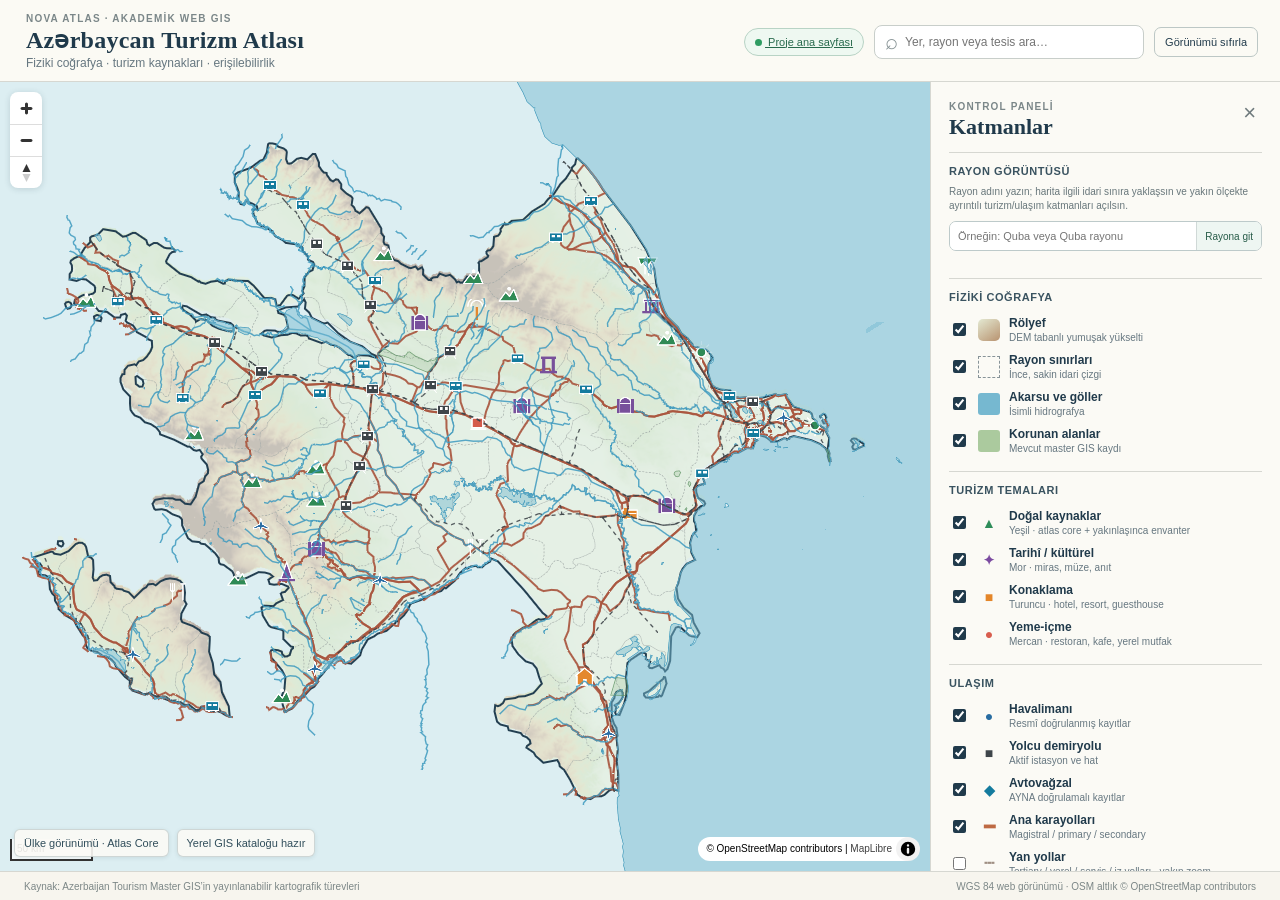
<file: harita.html>
<!doctype html>
<html lang="tr">
<head>
  <meta charset="utf-8">
  <meta name="viewport" content="width=device-width, initial-scale=1">
  <title>Nova Atlas · Azərbaycan Turizm GIS</title>
  <link rel="stylesheet" href="assets/nova-atlas/maplibre-gl.css?v=4.7.1-restore">
  <link rel="stylesheet" href="assets/nova-atlas/app.css?v=1">
</head>
<body>
  <header class="topbar">
    <div class="brand">
      <div class="eyebrow">NOVA ATLAS · AKADEMİK WEB GIS</div>
      <h1>Azərbaycan Turizm Atlası</h1>
      <p>Fiziki coğrafya · turizm kaynakları · erişilebilirlik</p>
    </div>
    <div class="top-actions">
      <a class="local-badge" href="index.html"><span class="dot"></span> Proje ana sayfası</a>
      <label class="search-box" aria-label="Haritada ara">
        <span>⌕</span><input id="search" type="search" placeholder="Yer, rayon veya tesis ara…" autocomplete="off">
      </label>
      <button id="reset-view" class="quiet-button" type="button">Görünümü sıfırla</button>
    </div>
  </header>

  <main class="workspace">
    <section class="map-shell" aria-label="İnteraktif Azerbaycan haritası">
      <div id="map"></div>
      <div class="map-status">
        <span id="zoom-note">Ülke görünümü · Atlas Core</span>
        <span id="data-status">Veri hazırlanıyor…</span>
      </div>
      <div id="search-results" class="search-results hidden"></div>
      <div id="feature-card" class="feature-card hidden"></div>
      <div id="rayon-preview-card" class="rayon-preview-card hidden">
        <button id="rayon-preview-close" type="button" aria-label="Rayon preview kapat">×</button>
        <h3 id="rayon-preview-title">Rayon preview</h3>
        <p id="rayon-preview-meta"></p>
        <img id="rayon-preview-image" alt="Rayon harita preview">
        <div class="preview-links"><a id="rayon-preview-open" target="_blank" rel="noopener">Büyük aç</a><a id="rayon-preview-download" download>PNG indir</a></div>
      </div>
    </section>

    <aside class="control-panel">
      <div class="panel-heading">
        <div>
          <div class="eyebrow">KONTROL PANELİ</div>
          <h2>Katmanlar</h2>
        </div>
        <button id="panel-toggle" class="panel-toggle" type="button" aria-label="Paneli daralt">×</button>
      </div>

      <div class="section rayon-section">
        <div class="section-title">Rayon görüntüsü</div>
        <p class="rayon-help">Rayon adını yazın; harita ilgili idari sınıra yaklaşsın ve yakın ölçekte ayrıntılı turizm/ulaşım katmanları açılsın.</p>
        <div class="rayon-input"><input id="rayon-name" list="rayon-options" type="text" placeholder="Örneğin: Quba veya Quba rayonu"><datalist id="rayon-options"></datalist><button id="rayon-generate" type="button">Rayona git</button></div>
        <div id="rayon-result" class="rayon-result" aria-live="polite"></div>
      </div>

      <div class="section">
        <div class="section-title">Fiziki coğrafya</div>
        <label class="layer-row"><input type="checkbox" data-layer="physical" checked><span class="swatch relief"></span><span><b>Rölyef</b><small>DEM tabanlı yumuşak yükselti</small></span></label>
        <label class="layer-row"><input type="checkbox" data-layer="rayons" checked><span class="swatch boundary"></span><span><b>Rayon sınırları</b><small>İnce, sakin idari çizgi</small></span></label>
        <label class="layer-row"><input type="checkbox" data-layer="hydro" checked><span class="swatch water"></span><span><b>Akarsu ve göller</b><small>İsimli hidrografya</small></span></label>
        <label class="layer-row"><input type="checkbox" data-layer="protected" checked><span class="swatch protected"></span><span><b>Korunan alanlar</b><small>Mevcut master GIS kaydı</small></span></label>
      </div>

      <div class="section">
        <div class="section-title">Turizm temaları</div>
        <label class="layer-row"><input type="checkbox" data-layer="natural" checked><span class="theme-icon natural">▲</span><span><b>Doğal kaynaklar</b><small>Yeşil · atlas core + yakınlaşınca envanter</small></span></label>
        <label class="layer-row"><input type="checkbox" data-layer="cultural" checked><span class="theme-icon cultural">✦</span><span><b>Tarihî / kültürel</b><small>Mor · miras, müze, anıt</small></span></label>
        <label class="layer-row"><input type="checkbox" data-layer="accommodation" checked><span class="theme-icon accommodation">■</span><span><b>Konaklama</b><small>Turuncu · hotel, resort, guesthouse</small></span></label>
        <label class="layer-row"><input type="checkbox" data-layer="food" checked><span class="theme-icon food">●</span><span><b>Yeme-içme</b><small>Mercan · restoran, kafe, yerel mutfak</small></span></label>
      </div>

      <div class="section">
        <div class="section-title">Ulaşım</div>
        <label class="layer-row"><input type="checkbox" data-layer="transport" checked><span class="transport-icon airport">●</span><span><b>Havalimanı</b><small>Resmî doğrulanmış kayıtlar</small></span></label>
        <label class="layer-row"><input type="checkbox" data-layer="rail" checked><span class="transport-icon rail">■</span><span><b>Yolcu demiryolu</b><small>Aktif istasyon ve hat</small></span></label>
        <label class="layer-row"><input type="checkbox" data-layer="bus" checked><span class="transport-icon bus">◆</span><span><b>Avtovağzal</b><small>AYNA doğrulamalı kayıtlar</small></span></label>
        <label class="layer-row"><input type="checkbox" data-layer="roads" checked><span class="transport-icon road">━</span><span><b>Ana karayolları</b><small>Magistral / primary / secondary</small></span></label>
        <label class="layer-row"><input type="checkbox" data-layer="local_roads"><span class="transport-icon local-road">┄</span><span><b>Yan yollar</b><small>Tertiary / yerel / servis / iz yolları · yakın zoom</small></span></label>
      </div>

      <div class="section summary-section">
        <div class="section-title">Görünürlük mantığı</div>
        <p id="scale-help">Ülke görünümünde Atlas Core görünür. Yakınlaştıkça master POI’ler ve daha ayrıntılı ulaşım katmanları açılır.</p>
        <div class="stat-grid" id="stats"></div>
      </div>

      <div class="section index-section">
        <div class="section-title">Ulusal Atlas Core seçkisi</div>
        <p class="rayon-help">Ülke görünümünde yalnız kartografik seçki gösterilir; toplam envanter ayrıca korunur.</p>
        <div id="country-index" class="country-index"></div>
      </div>

      <div class="nova-panel">
        <div class="nova-title"><span class="nova-orb">✦</span><span><b>Nova Atlas</b><small>Statik GIS kataloğu asistanı</small></span><span class="safe-chip">READ-ONLY</span></div>
        <div id="nova-answer" class="nova-answer">Haritayla ilgili bir şey sorabilirsin: “Quba rayonunda kaç doğal kaynak var?”</div>
        <div class="nova-input"><input id="nova-input" type="text" placeholder="Nova Atlas’a sor…"><button id="nova-send" type="button">Gönder</button></div>
        <div class="nova-note">Yanıtlar yalnız yayınlanmış statik GIS kataloğuna dayanır; insan saha gözlemi veya doğrulanmamış bilgi üretilmez.</div>
      </div>
    </aside>
  </main>

  <footer class="footer"><span>Kaynak: Azerbaijan Tourism Master GIS’in yayınlanabilir kartografik türevleri</span><span>WGS 84 web görünümü · OSM altlık © OpenStreetMap contributors</span></footer>

  <script src="assets/nova-atlas/maplibre-gl.js?v=4.7.1-restore"></script>
  <script src="assets/nova-atlas/app.js?v=1-restore"></script>
</body>
</html>
</file>
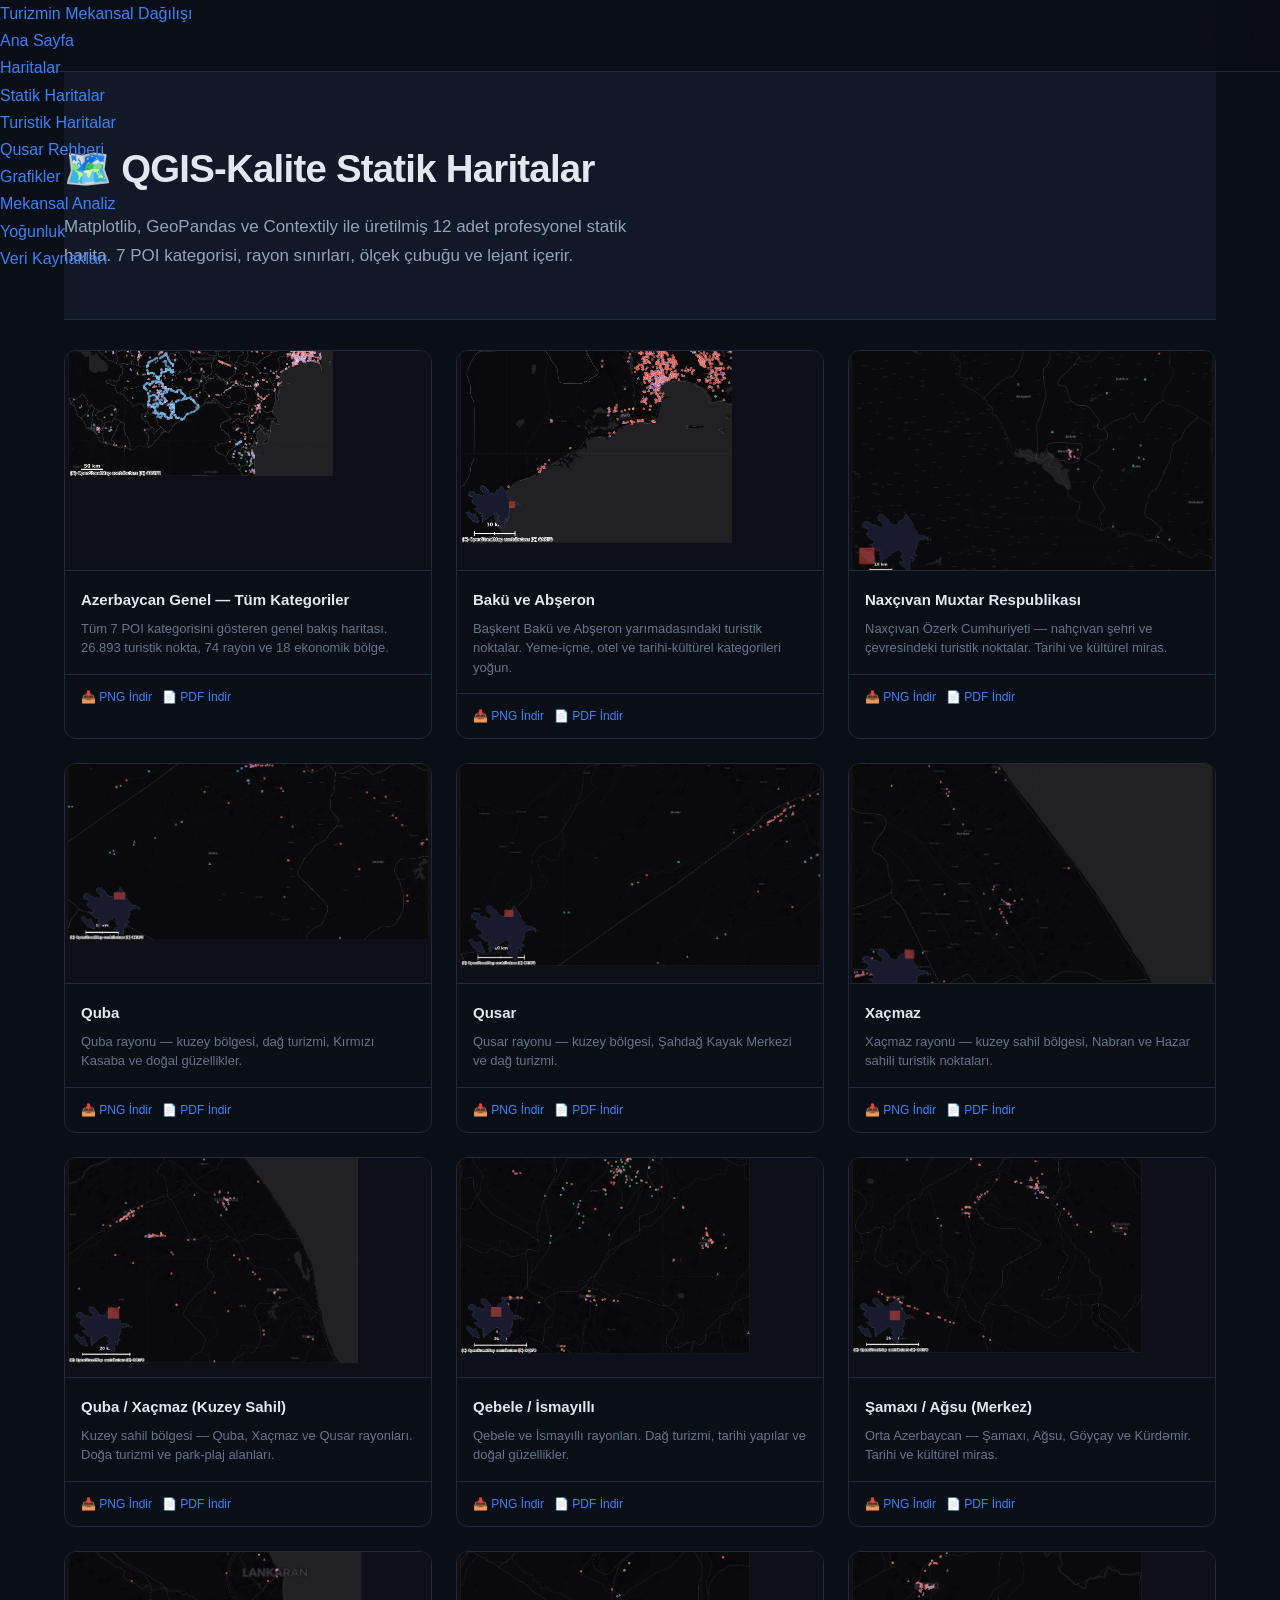
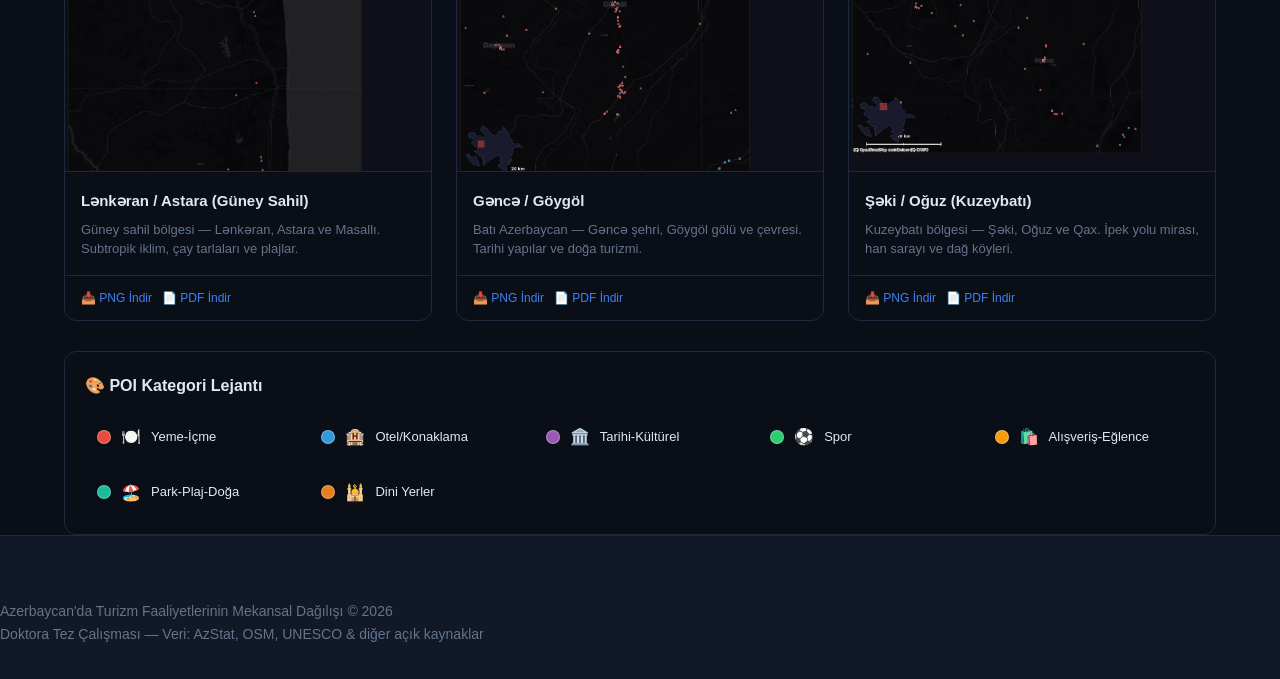
<file: haritalar_statiktir.html>
<!DOCTYPE html>
<html lang="tr">
<head>
<meta charset="UTF-8">
<meta name="viewport" content="width=device-width, initial-scale=1.0">
<title>Statik Haritalar — Turizmin Mekansal Dağılışı</title>
<link rel="stylesheet" href="style.css">
<script src="scripts/nav.js"></script>
<style>
.map-gallery { display: grid; grid-template-columns: repeat(auto-fill, minmax(340px, 1fr)); gap: 24px; margin-top: 30px; }
.map-card { background: var(--surface); border: 1px solid var(--border); border-radius: 12px; overflow: hidden; transition: transform 0.2s, box-shadow 0.2s; }
.map-card:hover { transform: translateY(-4px); box-shadow: 0 8px 30px rgba(0,0,0,0.3); }
.map-card .map-thumb { width: 100%; height: 220px; object-fit: cover; display: block; border-bottom: 1px solid var(--border); cursor: pointer; }
.map-card .map-info { padding: 16px; }
.map-card .map-info h3 { margin: 0 0 6px; font-size: 15px; }
.map-card .map-info p { margin: 0; font-size: 13px; color: var(--text-muted); line-height: 1.5; }
.map-card .map-downloads { padding: 12px 16px; border-top: 1px solid var(--border); display: flex; gap: 10px; }
.map-card .map-downloads a { font-size: 12px; color: var(--accent); text-decoration: none; }
.map-card .map-downloads a:hover { text-decoration: underline; }

.legend-ref { background: var(--surface); border: 1px solid var(--border); border-radius: 12px; padding: 20px; margin-top: 30px; }
.legend-ref h2 { font-size: 16px; margin: 0 0 16px; }
.legend-grid { display: grid; grid-template-columns: repeat(auto-fill, minmax(200px, 1fr)); gap: 12px; }
.legend-item { display: flex; align-items: center; gap: 10px; padding: 8px 12px; border-radius: 6px; background: var(--surface-alt); }
.legend-item .ldot { width: 14px; height: 14px; border-radius: 50%; flex-shrink: 0; border: 1px solid rgba(255,255,255,0.3); }
.legend-item .lname { font-size: 13px; }
.legend-item .licon { font-size: 16px; }

.modal { display: none; position: fixed; z-index: 9999; padding-top: 40px; left: 0; top: 0; width: 100%; height: 100%; overflow: auto; background: rgba(0,0,0,0.9); }
.modal.show { display: block; }
.modal-content { margin: auto; display: block; max-width: 90%; max-height: 90%; border-radius: 8px; }
.modal-close { position: absolute; top: 20px; right: 35px; color: #fff; font-size: 40px; font-weight: 700; cursor: pointer; }

@media (max-width: 600px) {
  .map-gallery { grid-template-columns: 1fr; }
}
</style>
</head>
<body>
<nav class="navbar">
  <div class="nav-brand"><a href="index.html">Turizmin Mekansal Dağılışı</a></div>
  <button class="nav-toggle" id="navToggle">☰</button>
  <ul class="nav-links" id="navLinks">
    <li><a href="index.html">Ana Sayfa</a></li>
    <li><a href="harita.html">Haritalar</a></li>
    <li><a href="haritalar_statiktir.html" class="active">Statik Haritalar</a></li>
    <li><a href="tourist_maps.html">Turistik Haritalar</a></li>
    <li><a href="qusar-rehber.html">Qusar Rehberi</a></li>
    <li><a href="grafikler.html">Grafikler</a></li>
    <li><a href="analizler.html">Mekansal Analiz</a></li>
    <li><a href="yogunluk.html">Yoğunluk</a></li>
    <li><a href="veri.html">Veri Kaynakları</a></li>
  </ul>
</nav>

<main class="container">
  <header class="page-header">
    <h1>🗺️ QGIS-Kalite Statik Haritalar</h1>
    <p class="subtitle">Matplotlib, GeoPandas ve Contextily ile üretilmiş 12 adet profesyonel statik harita. 7 POI kategorisi, rayon sınırları, ölçek çubuğu ve lejant içerir.</p>
  </header>

  <section class="map-gallery" id="mapGallery">
    <!-- Filled by JS -->
  </section>

  <section class="legend-ref">
    <h2>🎨 POI Kategori Lejantı</h2>
    <div class="legend-grid">
      <div class="legend-item"><div class="ldot" style="background:#e74c3c"></div><span class="licon">🍽️</span><span class="lname">Yeme-İçme</span></div>
      <div class="legend-item"><div class="ldot" style="background:#3498db"></div><span class="licon">🏨</span><span class="lname">Otel/Konaklama</span></div>
      <div class="legend-item"><div class="ldot" style="background:#9b59b6"></div><span class="licon">🏛️</span><span class="lname">Tarihi-Kültürel</span></div>
      <div class="legend-item"><div class="ldot" style="background:#2ecc71"></div><span class="licon">⚽</span><span class="lname">Spor</span></div>
      <div class="legend-item"><div class="ldot" style="background:#f39c12"></div><span class="licon">🛍️</span><span class="lname">Alışveriş-Eğlence</span></div>
      <div class="legend-item"><div class="ldot" style="background:#1abc9c"></div><span class="licon">🏖️</span><span class="lname">Park-Plaj-Doğa</span></div>
      <div class="legend-item"><div class="ldot" style="background:#e67e22"></div><span class="licon">🕌</span><span class="lname">Dini Yerler</span></div>
    </div>
  </section>
</main>

<!-- Modal -->
<div class="modal" id="mapModal">
  <span class="modal-close" id="modalClose">&times;</span>
  <img class="modal-content" id="modalImage" alt="Harita">
</div>

<footer class="footer">
  <p>Azerbaycan'da Turizm Faaliyetlerinin Mekansal Dağılışı &copy; 2026</p>
  <p class="footer-meta">Doktora Tez Çalışması &mdash; Veri: AzStat, OSM, UNESCO &amp; diğer açık kaynaklar</p>
</footer>

<script>
const MAPS = [
  { id: "azerbaycan_genel", title: "Azerbaycan Genel — Tüm Kategoriler", desc: "Tüm 7 POI kategorisini gösteren genel bakış haritası. 26.893 turistik nokta, 74 rayon ve 18 ekonomik bölge.", poiCount: 26893 },
  { id: "baku", title: "Bakü ve Abşeron", desc: "Başkent Bakü ve Abşeron yarımadasındaki turistik noktalar. Yeme-içme, otel ve tarihi-kültürel kategorileri yoğun.", poiCount: 1473 },
  { id: "naxcivan", title: "Naxçıvan Muxtar Respublikası", desc: "Naxçıvan Özerk Cumhuriyeti — nahçıvan şehri ve çevresindeki turistik noktalar. Tarihi ve kültürel miras.", poiCount: 34 },
  { id: "quba", title: "Quba", desc: "Quba rayonu — kuzey bölgesi, dağ turizmi, Kırmızı Kasaba ve doğal güzellikler.", poiCount: 143 },
  { id: "qusar", title: "Qusar", desc: "Qusar rayonu — kuzey bölgesi, Şahdağ Kayak Merkezi ve dağ turizmi.", poiCount: 60 },
  { id: "xacmaz", title: "Xaçmaz", desc: "Xaçmaz rayonu — kuzey sahil bölgesi, Nabran ve Hazar sahili turistik noktaları.", poiCount: 98 },
  { id: "quba_xacmaz", title: "Quba / Xaçmaz (Kuzey Sahil)", desc: "Kuzey sahil bölgesi — Quba, Xaçmaz ve Qusar rayonları. Doğa turizmi ve park-plaj alanları.", poiCount: 3120 },
  { id: "qebele_ismayilli", title: "Qebele / İsmayıllı", desc: "Qebele ve İsmayıllı rayonları. Dağ turizmi, tarihi yapılar ve doğal güzellikler.", poiCount: 2890 },
  { id: "samaxi_agsu", title: "Şamaxı / Ağsu (Merkez)", desc: "Orta Azerbaycan — Şamaxı, Ağsu, Göyçay ve Kürdəmir. Tarihi ve kültürel miras.", poiCount: 2450 },
  { id: "lenkeran_astara", title: "Lənkəran / Astara (Güney Sahil)", desc: "Güney sahil bölgesi — Lənkəran, Astara ve Masallı. Subtropik iklim, çay tarlaları ve plajlar.", poiCount: 2700 },
  { id: "gence_goygol", title: "Gəncə / Göygöl", desc: "Batı Azerbaycan — Gəncə şehri, Göygöl gölü ve çevresi. Tarihi yapılar ve doğa turizmi.", poiCount: 3100 },
  { id: "seki_oguz", title: "Şəki / Oğuz (Kuzeybatı)", desc: "Kuzeybatı bölgesi — Şəki, Oğuz ve Qax. İpek yolu mirası, han sarayı ve dağ köyleri.", poiCount: 2850 }
];

const CATEGORIES = {
  "Yeme-İçme": "#e74c3c",
  "Otel/Konaklama": "#3498db",
  "Tarihi-Kültürel": "#9b59b6",
  "Spor": "#2ecc71",
  "Alışveriş-Eğlence": "#f39c12",
  "Park-Plaj-Doğa": "#1abc9c",
  "Dini Yerler": "#e67e22"
};

function initGallery() {
  const gallery = document.getElementById('mapGallery');
  gallery.innerHTML = MAPS.map(m => `
    <div class="map-card">
      <img class="map-thumb" src="models/maps/${m.id}.png" alt="${m.title}" onclick="openModal('models/maps/${m.id}.png')" loading="lazy">
      <div class="map-info">
        <h3>${m.title}</h3>
        <p>${m.desc}</p>
      </div>
      <div class="map-downloads">
        <a href="models/maps/${m.id}.png" download="${m.id}.png">📥 PNG İndir</a>
        <a href="models/maps/${m.id}.pdf" download="${m.id}.pdf" class="${m.id === 'azerbaycan_genel' ? '' : ''}">📄 PDF İndir</a>
      </div>
    </div>
  `).join('');
}

// Modal
function openModal(src) {
  document.getElementById('modalImage').src = src;
  document.getElementById('mapModal').classList.add('show');
}

document.getElementById('modalClose').addEventListener('click', () => {
  document.getElementById('mapModal').classList.remove('show');
});
document.getElementById('mapModal').addEventListener('click', (e) => {
  if (e.target === e.currentTarget) document.getElementById('mapModal').classList.remove('show');
});
document.addEventListener('keydown', (e) => {
  if (e.key === 'Escape') document.getElementById('mapModal').classList.remove('show');
});

initGallery();
</script>
</body>
</html>
</file>
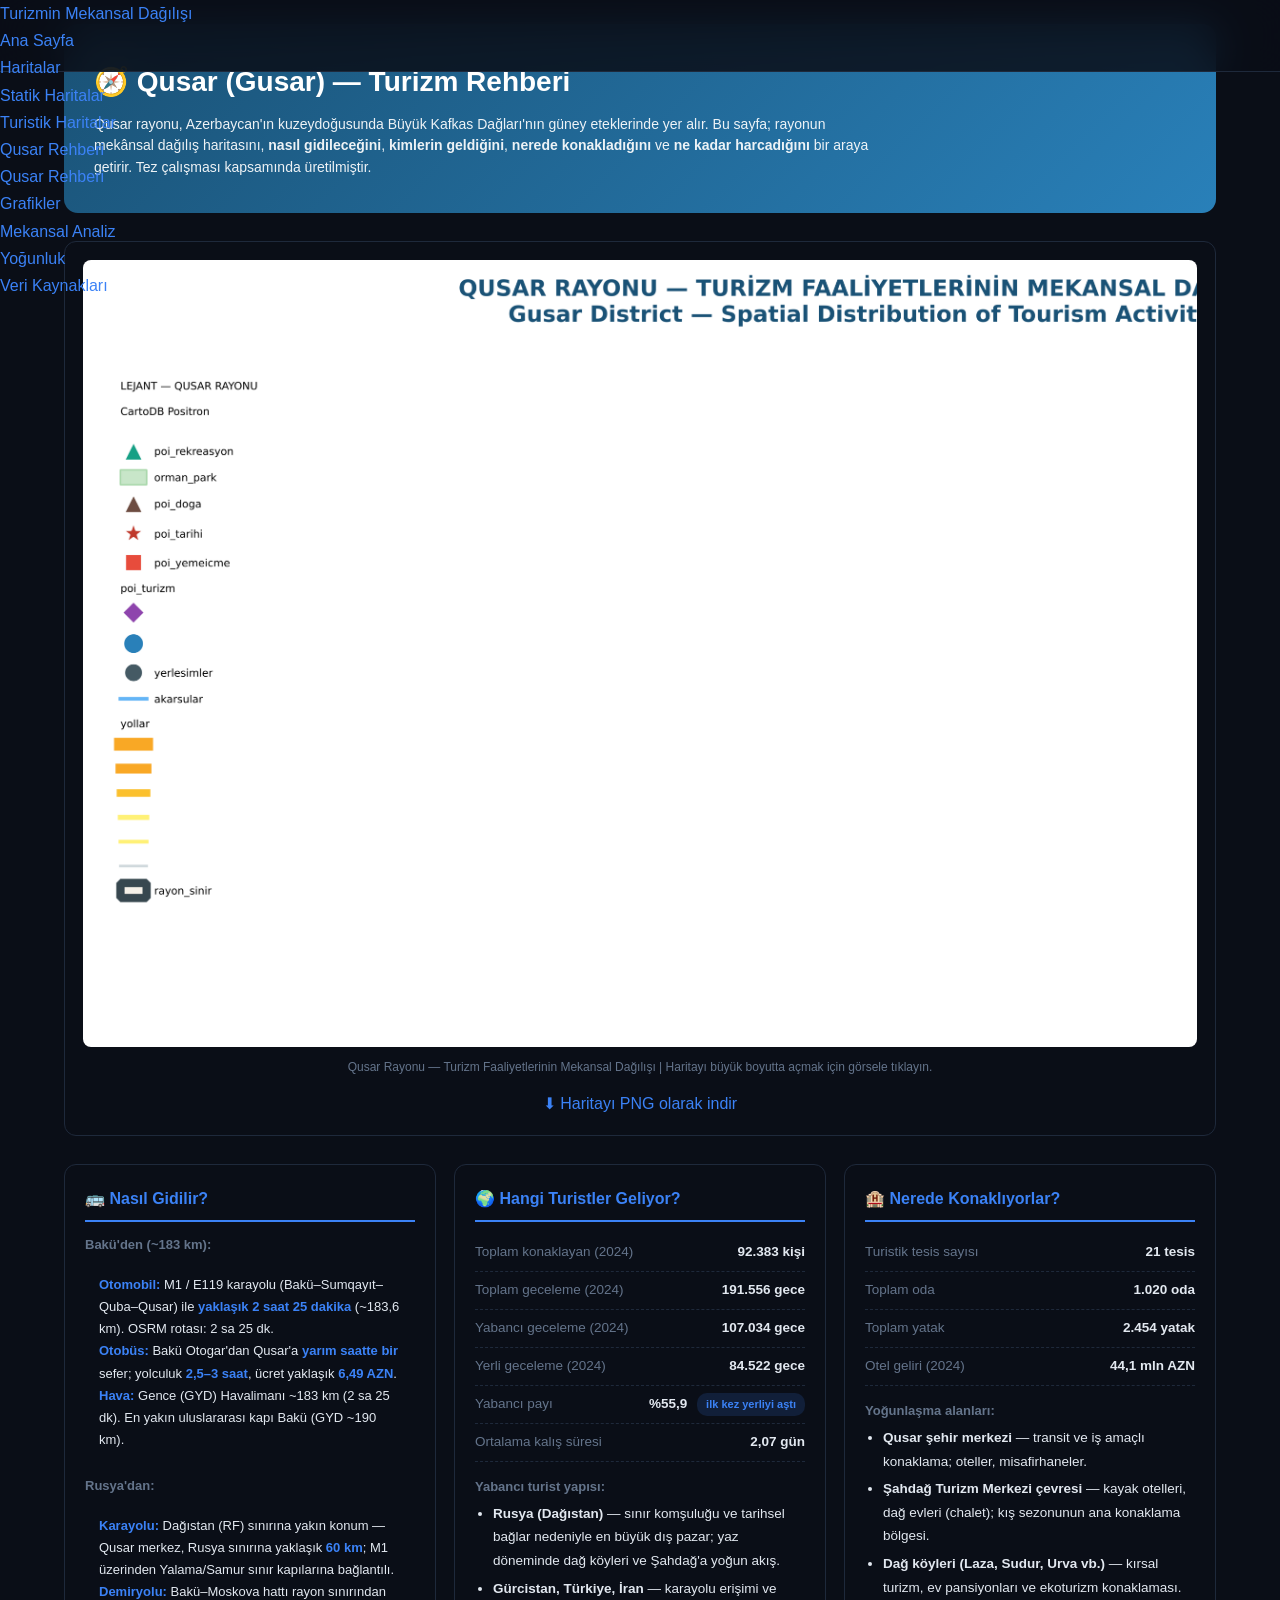
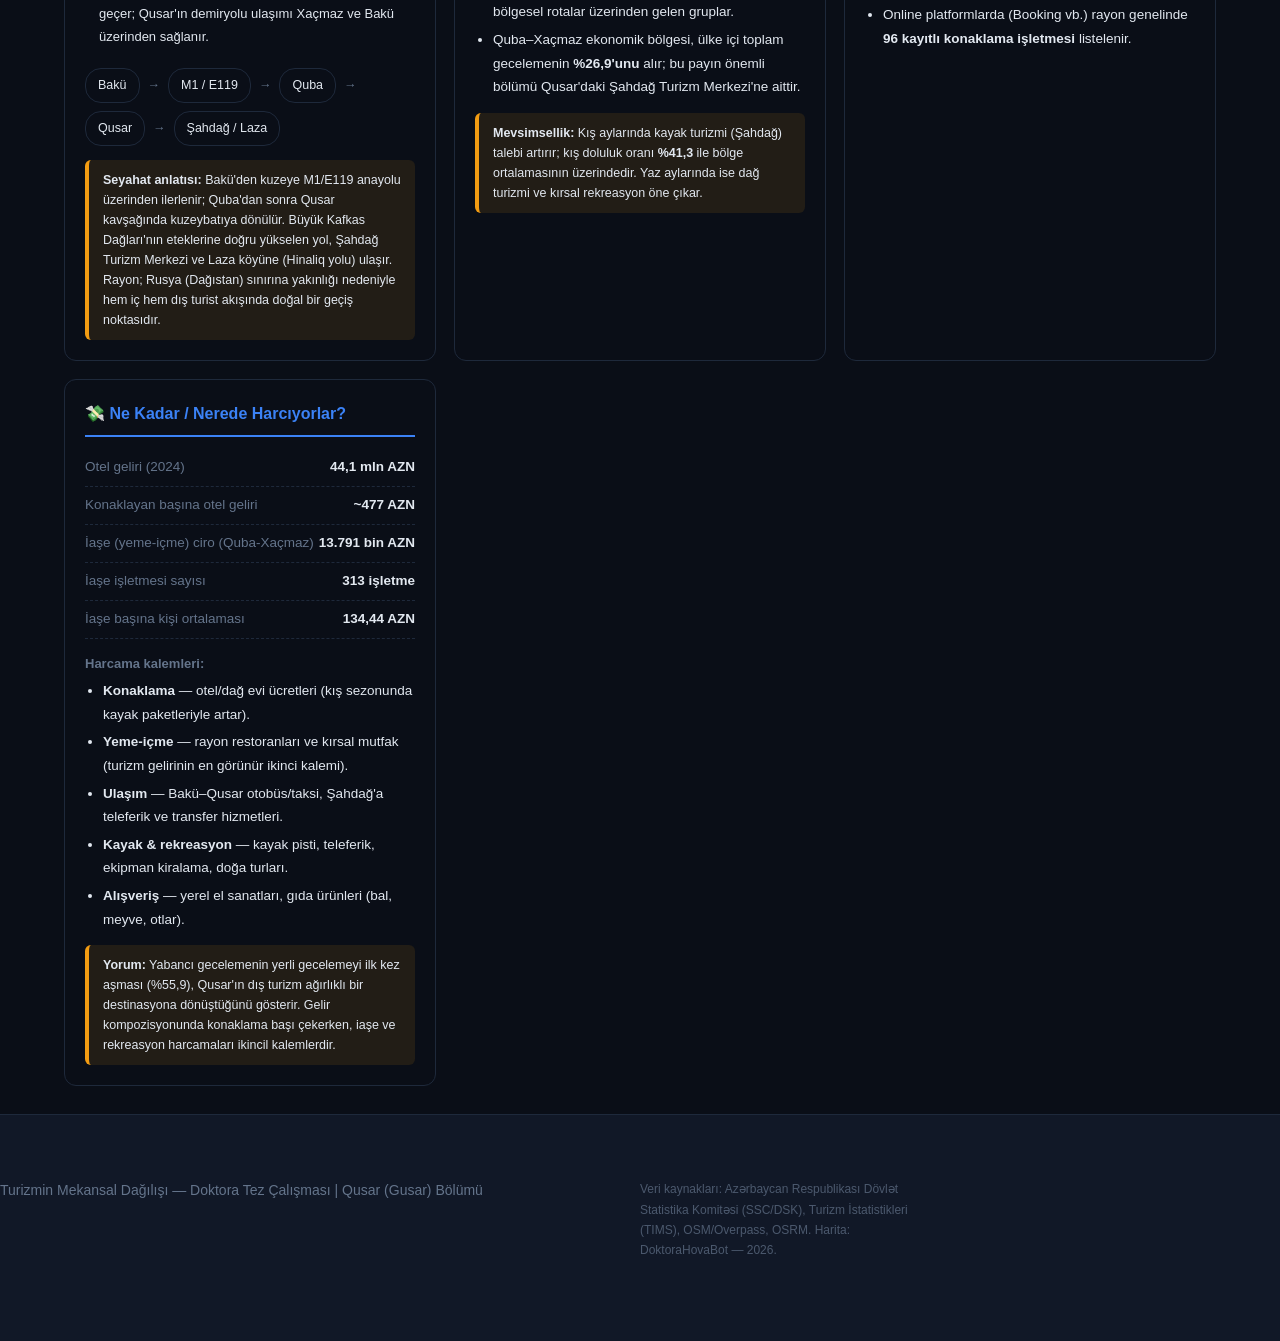
<file: qusar-rehber.html>
<!DOCTYPE html>
<html lang="tr">
<head>
<meta charset="UTF-8">
<meta name="viewport" content="width=device-width, initial-scale=1.0">
<title>Qusar Turizm Rehberi — Turizmin Mekansal Dağılışı</title>
<link rel="stylesheet" href="style.css">
<script src="scripts/nav.js"></script>
<style>
  .q-page { padding-top: 24px; }
  .q-hero { background: linear-gradient(135deg, #1a5276 0%, #2980b9 100%); color: #fff; border-radius: 14px; padding: 34px 30px; margin-bottom: 28px; }
  .q-hero h1 { margin: 0 0 8px; font-size: 28px; }
  .q-hero p { margin: 0; opacity: .92; font-size: 14px; max-width: 780px; line-height: 1.55; }
  .q-map-wrap { background: var(--surface); border: 1px solid var(--border); border-radius: 12px; padding: 18px; margin-bottom: 28px; }
  .q-map-wrap img { width: 100%; height: auto; border-radius: 8px; display: block; }
  .q-map-cap { font-size: 12px; color: var(--text-muted); margin-top: 10px; text-align: center; }
  .q-grid { display: grid; grid-template-columns: repeat(auto-fit, minmax(300px, 1fr)); gap: 18px; margin-bottom: 28px; }
  .q-card { background: var(--surface); border: 1px solid var(--border); border-radius: 12px; padding: 20px; }
  .q-card h3 { margin: 0 0 12px; font-size: 16px; color: var(--accent); border-bottom: 2px solid var(--accent); padding-bottom: 8px; }
  .q-card ul { margin: 0; padding-left: 18px; font-size: 13.5px; line-height: 1.75; }
  .q-card li { margin-bottom: 4px; }
  .q-card .stat { display: flex; justify-content: space-between; padding: 7px 0; border-bottom: 1px dashed var(--border); font-size: 13.5px; }
  .q-card .stat:last-child { border-bottom: none; }
  .q-card .stat .k { color: var(--text-muted); }
  .q-card .stat .v { font-weight: 600; color: var(--text); text-align: right; }
  .q-badge { display: inline-block; background: color-mix(in srgb, var(--accent) 15%, transparent); color: var(--accent); font-size: 11px; font-weight: 700; border-radius: 10px; padding: 2px 9px; margin-left: 6px; vertical-align: middle; }
  .q-note { background: color-mix(in srgb, #f39c12 10%, transparent); border-left: 4px solid #f39c12; border-radius: 6px; padding: 10px 14px; font-size: 12.5px; color: var(--text); margin-top: 14px; line-height: 1.6; }
  .q-route { background: var(--surface-alt); border-radius: 8px; padding: 10px 14px; margin-top: 8px; font-size: 13px; line-height: 1.7; }
  .q-route b { color: var(--accent); }
  .q-flow { display: flex; flex-wrap: wrap; gap: 8px; align-items: center; margin-top: 10px; font-size: 12.5px; }
  .q-flow .step { background: var(--surface); border: 1px solid var(--border); padding: 6px 12px; border-radius: 16px; }
  .q-flow .arr { color: var(--text-muted); }
</style>
</head>
<body>
<nav class="navbar">
  <div class="nav-brand"><a href="index.html">Turizmin Mekansal Dağılışı</a></div>
  <button class="nav-toggle" id="navToggle">☰</button>
  <ul class="nav-links" id="navLinks">
    <li><a href="index.html">Ana Sayfa</a></li>
    <li><a href="harita.html">Haritalar</a></li>
    <li><a href="haritalar_statiktir.html">Statik Haritalar</a></li>
    <li><a href="tourist_maps.html">Turistik Haritalar</a></li>
    <li><a href="qusar-rehber.html" class="active">Qusar Rehberi</a></li>
    <li><a href="qusar-rehber.html" class="active">Qusar Rehberi</a></li>
    <li><a href="grafikler.html">Grafikler</a></li>
    <li><a href="analizler.html">Mekansal Analiz</a></li>
    <li><a href="yogunluk.html">Yoğunluk</a></li>
    <li><a href="veri.html">Veri Kaynakları</a></li>
  </ul>
</nav>

<main class="container q-page">
  <div class="q-hero">
    <h1>🧭 Qusar (Gusar) — Turizm Rehberi</h1>
    <p>Qusar rayonu, Azerbaycan'ın kuzeydoğusunda Büyük Kafkas Dağları'nın güney eteklerinde yer alır. Bu sayfa; rayonun mekânsal dağılış haritasını, <b>nasıl gidileceğini</b>, <b>kimlerin geldiğini</b>, <b>nerede konakladığını</b> ve <b>ne kadar harcadığını</b> bir araya getirir. Tez çalışması kapsamında üretilmiştir.</p>
  </div>

  <!-- ① HARİTA -->
  <div class="q-map-wrap">
    <a href="assets/qusar/qusar_turizm_web_haritasi.png?v=20260820" target="_blank" rel="noopener" aria-label="Qusar turizm haritasını büyük boyutta aç">
      <img src="assets/qusar/qusar_turizm_web_haritasi.png?v=20260820" width="4677" height="3307" loading="eager" decoding="async" alt="Qusar Rayonu Turizm Faaliyetlerinin Mekansal Dağılışı Haritası">
    </a>
    <div class="q-map-cap">Qusar Rayonu — Turizm Faaliyetlerinin Mekansal Dağılışı | Haritayı büyük boyutta açmak için görsele tıklayın.</div>
    <p style="text-align:center; margin:12px 0 0;"><a href="assets/qusar/qusar_turizm_web_haritasi.png?v=20260820" download>⬇ Haritayı PNG olarak indir</a></p>
  </div>

  <div class="q-grid">
    <!-- ② NASIL GİDİLİR -->
    <div class="q-card">
      <h3>🚌 Nasıl Gidilir?</h3>
      <p style="font-size:13px; color:var(--text-muted); margin:0 0 4px;"><b>Bakü'den (~183 km):</b></p>
      <div class="q-route">
        <b>Otomobil:</b> M1 / E119 karayolu (Bakü–Sumqayıt–Quba–Qusar) ile <b>yaklaşık 2 saat 25 dakika</b> (~183,6 km). OSRM rotası: 2 sa 25 dk.<br>
        <b>Otobüs:</b> Bakü Otogar'dan Qusar'a <b>yarım saatte bir</b> sefer; yolculuk <b>2,5–3 saat</b>, ücret yaklaşık <b>6,49 AZN</b>.<br>
        <b>Hava:</b> Gence (GYD) Havalimanı ~183 km (2 sa 25 dk). En yakın uluslararası kapı Bakü (GYD ~190 km).
      </div>
      <p style="font-size:13px; color:var(--text-muted); margin:14px 0 4px;"><b>Rusya'dan:</b></p>
      <div class="q-route">
        <b>Karayolu:</b> Dağıstan (RF) sınırına yakın konum — Qusar merkez, Rusya sınırına yaklaşık <b>60 km</b>; M1 üzerinden Yalama/Samur sınır kapılarına bağlantılı.<br>
        <b>Demiryolu:</b> Bakü–Moskova hattı rayon sınırından geçer; Qusar'ın demiryolu ulaşımı Xaçmaz ve Bakü üzerinden sağlanır.
      </div>
      <div class="q-flow">
        <span class="step">Bakü</span><span class="arr">→</span>
        <span class="step">M1 / E119</span><span class="arr">→</span>
        <span class="step">Quba</span><span class="arr">→</span>
        <span class="step">Qusar</span><span class="arr">→</span>
        <span class="step">Şahdağ / Laza</span>
      </div>
      <div class="q-note"><b>Seyahat anlatısı:</b> Bakü'den kuzeye M1/E119 anayolu üzerinden ilerlenir; Quba'dan sonra Qusar kavşağında kuzeybatıya dönülür. Büyük Kafkas Dağları'nın eteklerine doğru yükselen yol, Şahdağ Turizm Merkezi ve Laza köyüne (Hinaliq yolu) ulaşır. Rayon; Rusya (Dağıstan) sınırına yakınlığı nedeniyle hem iç hem dış turist akışında doğal bir geçiş noktasıdır.</div>
    </div>

    <!-- ③ HANGİ TURİSTLER -->
    <div class="q-card">
      <h3>🌍 Hangi Turistler Geliyor?</h3>
      <div class="stat"><span class="k">Toplam konaklayan (2024)</span><span class="v">92.383 kişi</span></div>
      <div class="stat"><span class="k">Toplam geceleme (2024)</span><span class="v">191.556 gece</span></div>
      <div class="stat"><span class="k">Yabancı geceleme (2024)</span><span class="v">107.034 gece</span></div>
      <div class="stat"><span class="k">Yerli geceleme (2024)</span><span class="v">84.522 gece</span></div>
      <div class="stat"><span class="k">Yabancı payı</span><span class="v">%55,9 <span class="q-badge">ilk kez yerliyi aştı</span></span></div>
      <div class="stat"><span class="k">Ortalama kalış süresi</span><span class="v">2,07 gün</span></div>
      <p style="font-size:13px; color:var(--text-muted); margin:14px 0 4px;"><b>Yabancı turist yapısı:</b></p>
      <ul>
        <li><b>Rusya (Dağıstan)</b> — sınır komşuluğu ve tarihsel bağlar nedeniyle en büyük dış pazar; yaz döneminde dağ köyleri ve Şahdağ'a yoğun akış.</li>
        <li><b>Gürcistan, Türkiye, İran</b> — karayolu erişimi ve bölgesel rotalar üzerinden gelen gruplar.</li>
        <li>Quba–Xaçmaz ekonomik bölgesi, ülke içi toplam gecelemenin <b>%26,9'unu</b> alır; bu payın önemli bölümü Qusar'daki Şahdağ Turizm Merkezi'ne aittir.</li>
      </ul>
      <div class="q-note"><b>Mevsimsellik:</b> Kış aylarında kayak turizmi (Şahdağ) talebi artırır; kış doluluk oranı <b>%41,3</b> ile bölge ortalamasının üzerindedir. Yaz aylarında ise dağ turizmi ve kırsal rekreasyon öne çıkar.</div>
    </div>

    <!-- ④ NEREDE KONAKLIYOR -->
    <div class="q-card">
      <h3>🏨 Nerede Konaklıyorlar?</h3>
      <div class="stat"><span class="k">Turistik tesis sayısı</span><span class="v">21 tesis</span></div>
      <div class="stat"><span class="k">Toplam oda</span><span class="v">1.020 oda</span></div>
      <div class="stat"><span class="k">Toplam yatak</span><span class="v">2.454 yatak</span></div>
      <div class="stat"><span class="k">Otel geliri (2024)</span><span class="v">44,1 mln AZN</span></div>
      <p style="font-size:13px; color:var(--text-muted); margin:14px 0 4px;"><b>Yoğunlaşma alanları:</b></p>
      <ul>
        <li><b>Qusar şehir merkezi</b> — transit ve iş amaçlı konaklama; oteller, misafirhaneler.</li>
        <li><b>Şahdağ Turizm Merkezi çevresi</b> — kayak otelleri, dağ evleri (chalet); kış sezonunun ana konaklama bölgesi.</li>
        <li><b>Dağ köyleri (Laza, Sudur, Urva vb.)</b> — kırsal turizm, ev pansiyonları ve ekoturizm konaklaması.</li>
        <li>Online platformlarda (Booking vb.) rayon genelinde <b>96 kayıtlı konaklama işletmesi</b> listelenir.</li>
      </ul>
    </div>

    <!-- ⑤ PARA HARCAMA -->
    <div class="q-card">
      <h3>💸 Ne Kadar / Nerede Harcıyorlar?</h3>
      <div class="stat"><span class="k">Otel geliri (2024)</span><span class="v">44,1 mln AZN</span></div>
      <div class="stat"><span class="k">Konaklayan başına otel geliri</span><span class="v">~477 AZN</span></div>
      <div class="stat"><span class="k">İaşe (yeme-içme) ciro (Quba-Xaçmaz)</span><span class="v">13.791 bin AZN</span></div>
      <div class="stat"><span class="k">İaşe işletmesi sayısı</span><span class="v">313 işletme</span></div>
      <div class="stat"><span class="k">İaşe başına kişi ortalaması</span><span class="v">134,44 AZN</span></div>
      <p style="font-size:13px; color:var(--text-muted); margin:14px 0 4px;"><b>Harcama kalemleri:</b></p>
      <ul>
        <li><b>Konaklama</b> — otel/dağ evi ücretleri (kış sezonunda kayak paketleriyle artar).</li>
        <li><b>Yeme-içme</b> — rayon restoranları ve kırsal mutfak (turizm gelirinin en görünür ikinci kalemi).</li>
        <li><b>Ulaşım</b> — Bakü–Qusar otobüs/taksi, Şahdağ'a teleferik ve transfer hizmetleri.</li>
        <li><b>Kayak & rekreasyon</b> — kayak pisti, teleferik, ekipman kiralama, doğa turları.</li>
        <li><b>Alışveriş</b> — yerel el sanatları, gıda ürünleri (bal, meyve, otlar).</li>
      </ul>
      <div class="q-note"><b>Yorum:</b> Yabancı gecelemenin yerli gecelemeyi ilk kez aşması (%55,9), Qusar'ın dış turizm ağırlıklı bir destinasyona dönüştüğünü gösterir. Gelir kompozisyonunda konaklama başı çekerken, iaşe ve rekreasyon harcamaları ikincil kalemlerdir.</div>
    </div>
  </div>
</main>

<footer class="footer">
  <div class="footer-content">
    <p>Turizmin Mekansal Dağılışı — Doktora Tez Çalışması | Qusar (Gusar) Bölümü</p>
    <p style="font-size:12px; opacity:.7;">Veri kaynakları: Azərbaycan Respublikası Dövlət Statistika Komitəsi (SSC/DSK), Turizm İstatistikleri (TIMS), OSM/Overpass, OSRM. Harita: DoktoraHovaBot — 2026.</p>
  </div>
</footer>
</body>
</html>
</file>
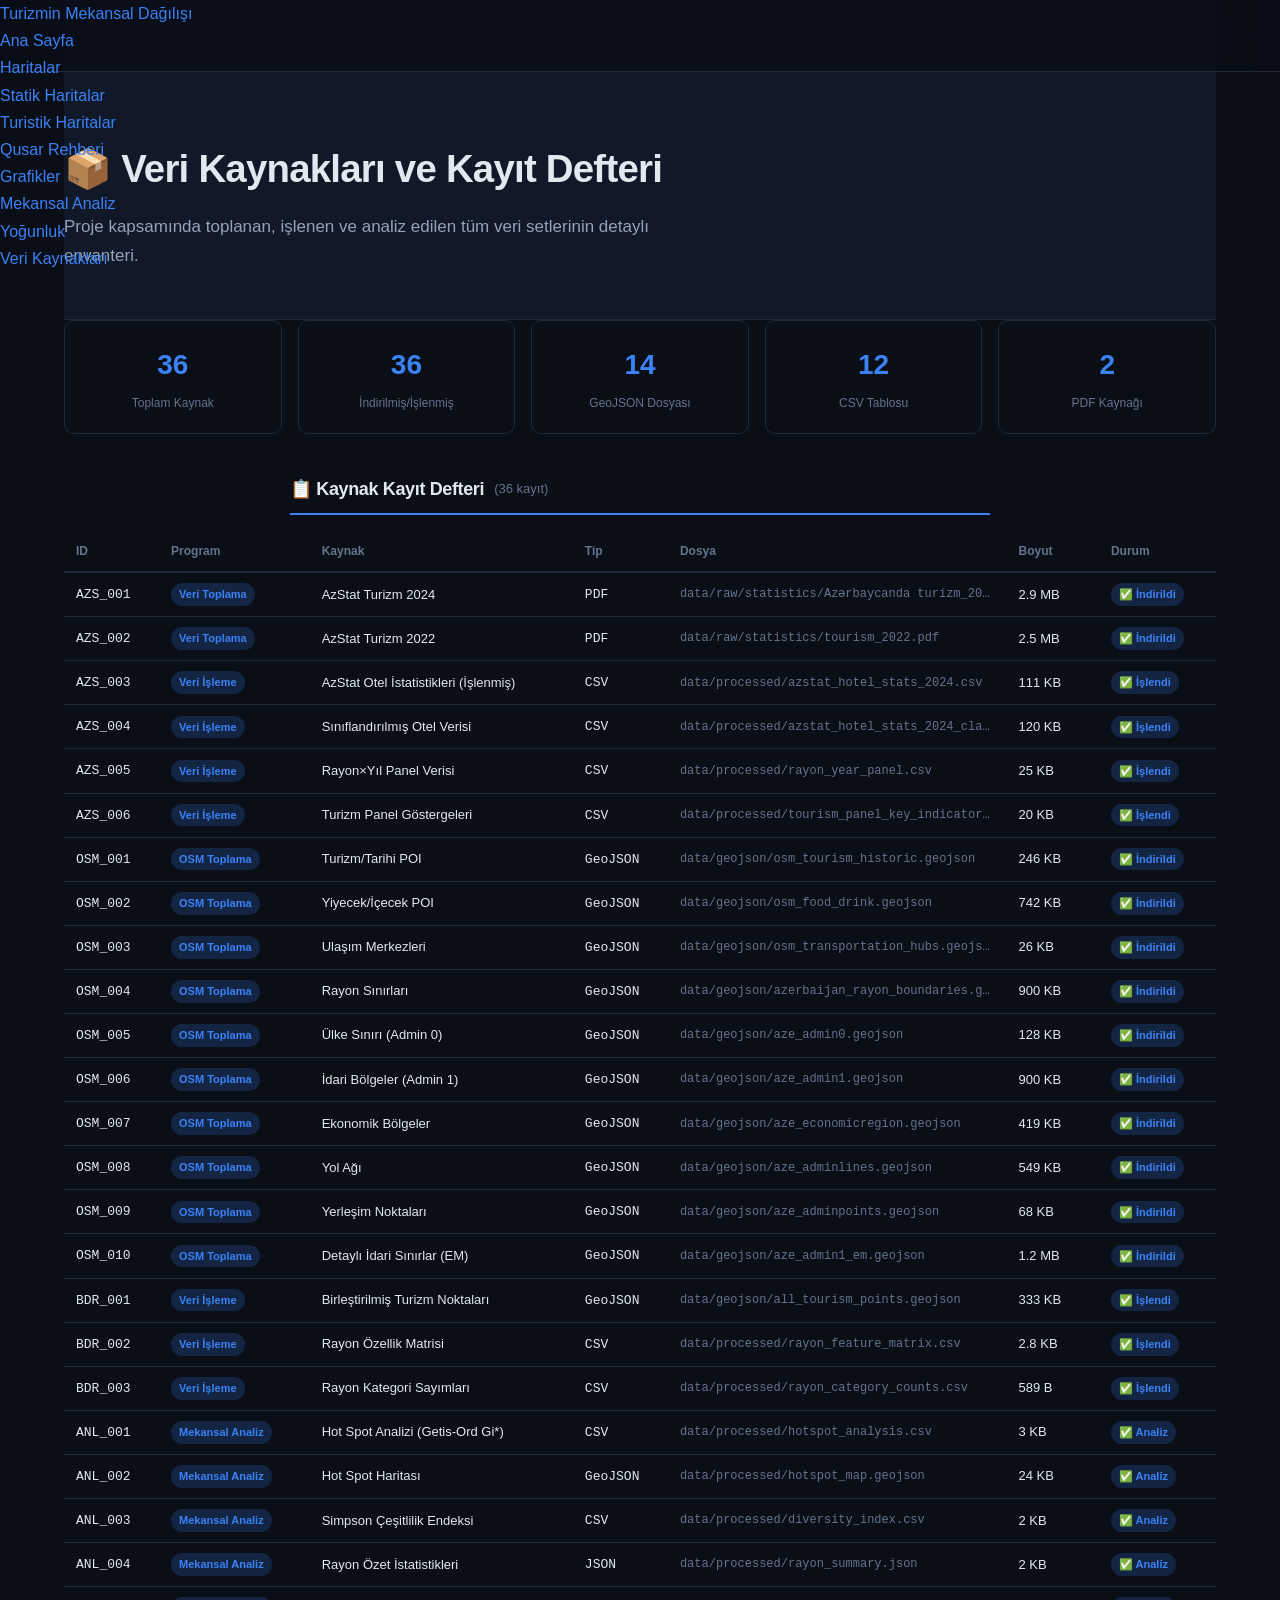
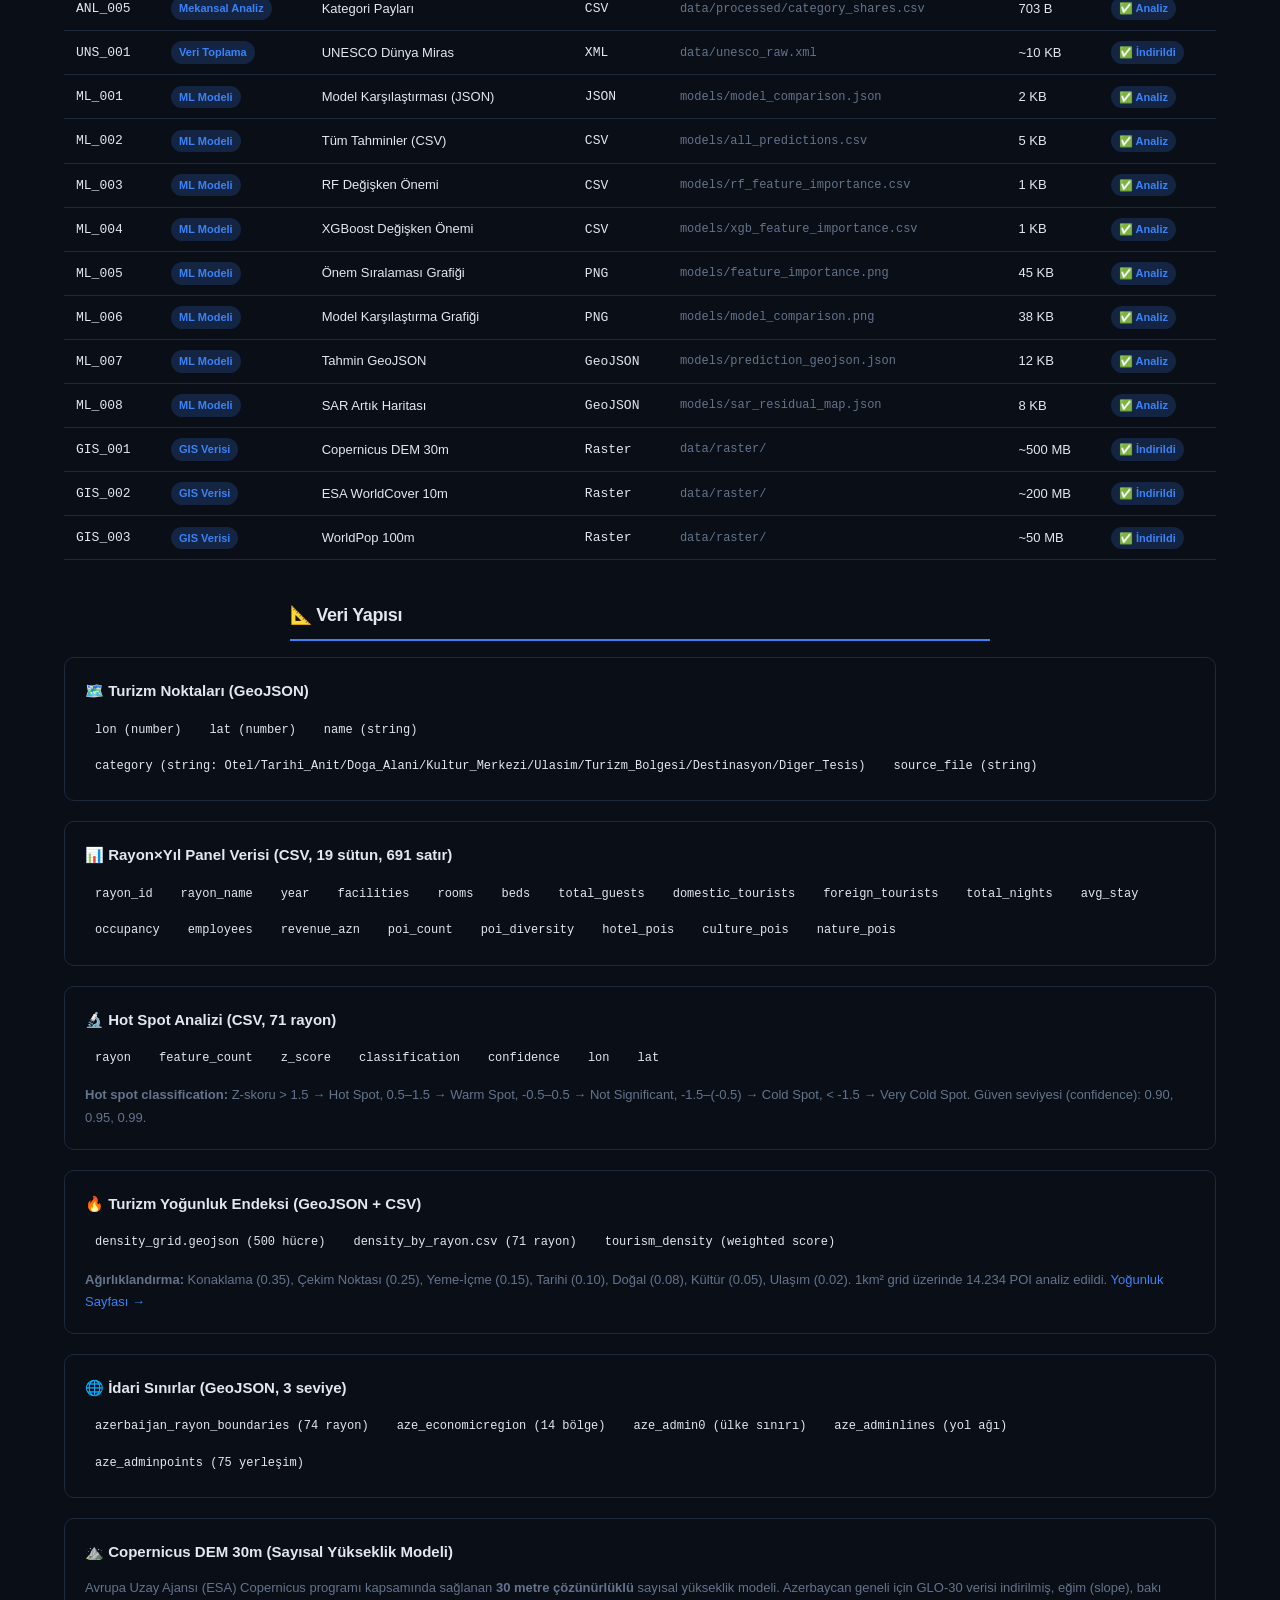
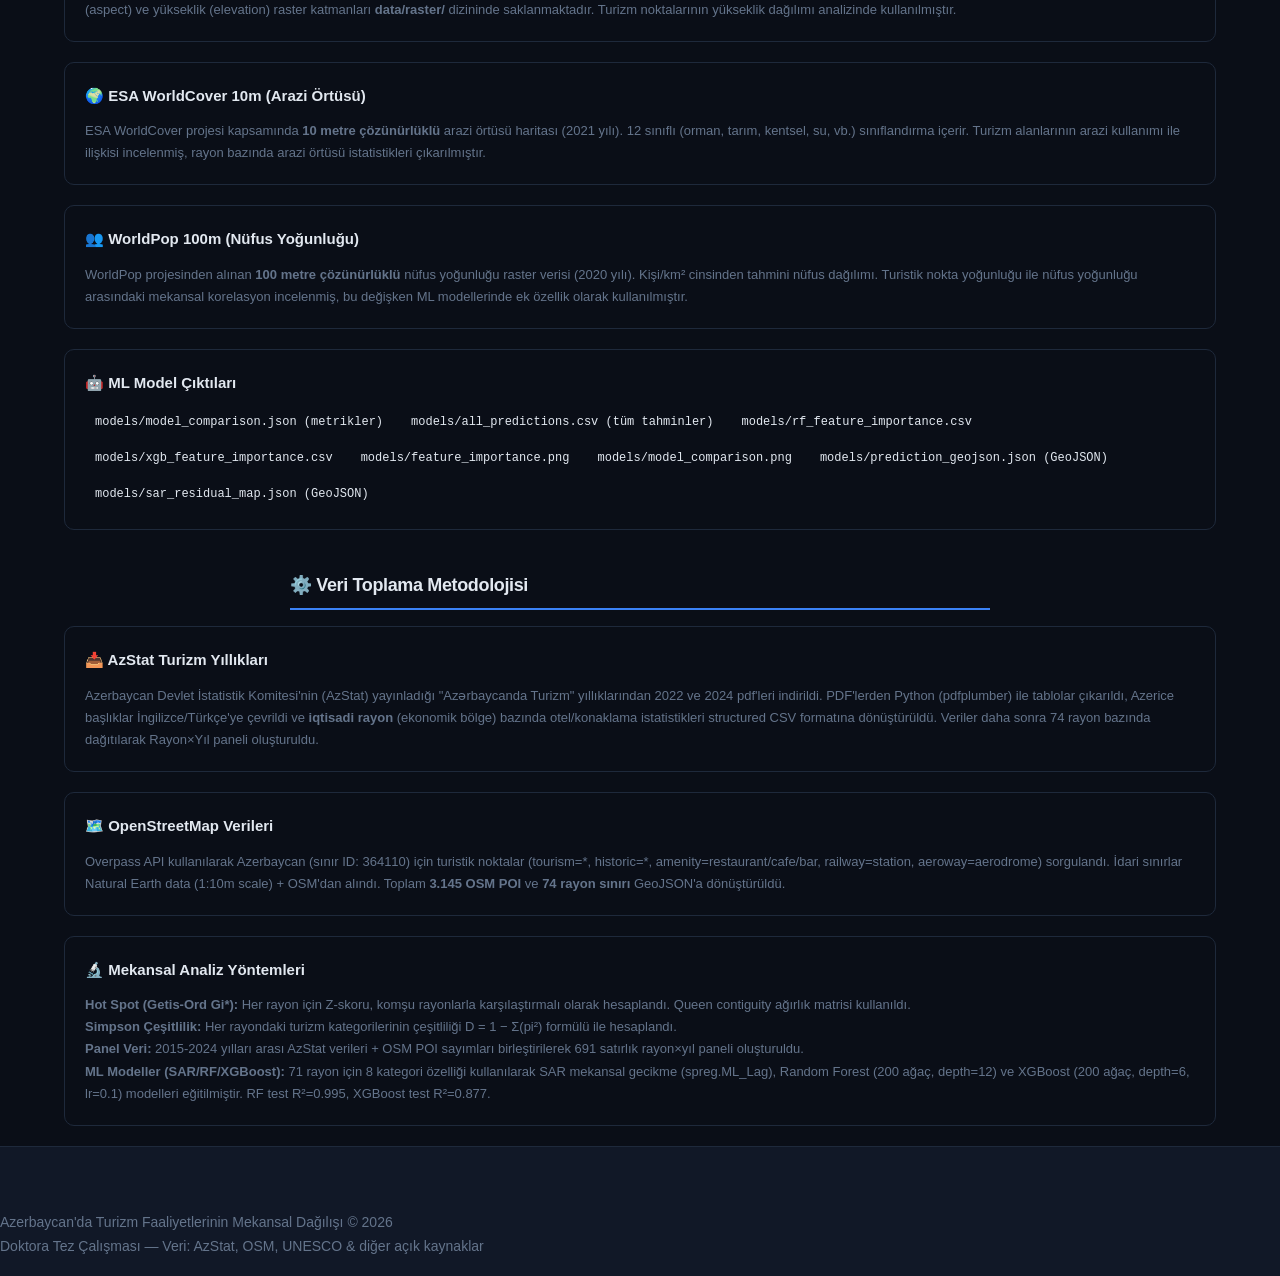
<file: veri.html>
<!DOCTYPE html>
<html lang="tr">
<head>
<meta charset="UTF-8">
<meta name="viewport" content="width=device-width, initial-scale=1.0">
<title>Veri Kaynakları — Turizmin Mekansal Dağılışı</title>
<link rel="stylesheet" href="style.css">
<script src="scripts/nav.js"></script>
<style>
  .data-summary { display: grid; grid-template-columns: repeat(auto-fit, minmax(170px, 1fr)); gap: 16px; margin-bottom: 30px; }
  .data-card { background: var(--surface); border: 1px solid var(--border); border-radius: 10px; padding: 20px; text-align: center; }
  .data-card .num { font-size: 28px; font-weight: 700; color: var(--accent); }
  .data-card .lbl { font-size: 12px; color: var(--text-muted); margin-top: 4px; }
  .source-table-wrap { overflow-x: auto; }
  table.source-table { width: 100%; border-collapse: collapse; font-size: 13px; min-width: 800px; }
  table.source-table th { text-align: left; padding: 10px 12px; border-bottom: 2px solid var(--border); color: var(--text-muted); font-weight: 600; font-size: 12px; white-space: nowrap; }
  table.source-table td { padding: 10px 12px; border-bottom: 1px solid var(--border); }
  table.source-table tr:hover { background: var(--surface-alt); }
  table.source-table .badge { display: inline-block; padding: 2px 8px; border-radius: 12px; font-size: 11px; font-weight: 600; }
  .badge-done { background: color-mix(in srgb, var(--accent) 20%, transparent); color: var(--accent); }
  .badge-warn { background: color-mix(in srgb, #f39c12 20%, transparent); color: #f39c12; }
  .badge-muted { background: color-mix(in srgb, #95a5a6 20%, transparent); color: #95a5a6; }
  td.file { font-family: 'JetBrains Mono', 'Fira Code', monospace; font-size: 12px; color: var(--text-muted); max-width: 280px; overflow: hidden; text-overflow: ellipsis; white-space: nowrap; }
  .section-header { margin-top: 40px; margin-bottom: 16px; padding-bottom: 8px; border-bottom: 2px solid var(--accent); display: flex; align-items: center; gap: 10px; }
  .section-header h2 { margin: 0; font-size: 18px; }
  .section-header .count { font-size: 13px; color: var(--text-muted); }
  
  .panel-box { background: var(--surface); border: 1px solid var(--border); border-radius: 10px; padding: 20px; margin-bottom: 20px; }
  .panel-box h3 { margin: 0 0 12px; font-size: 15px; }
  .panel-box pre { background: var(--bg); padding: 12px; border-radius: 6px; font-size: 12px; overflow-x: auto; border: 1px solid var(--border); color: var(--text-muted); }
  .panel-box .cols { display: flex; flex-wrap: wrap; gap: 8px; }
  .panel-box .cols .col { background: var(--surface-alt); padding: 4px 10px; border-radius: 4px; font-size: 12px; font-family: monospace; }
</style>
</head>
<body>
<nav class="navbar">
  <div class="nav-brand"><a href="index.html">Turizmin Mekansal Dağılışı</a></div>
  <button class="nav-toggle" id="navToggle">☰</button>
  <ul class="nav-links" id="navLinks">
    <li><a href="index.html">Ana Sayfa</a></li>
    <li><a href="harita.html">Haritalar</a></li>
    <li><a href="haritalar_statiktir.html">Statik Haritalar</a></li>
    <li><a href="tourist_maps.html">Turistik Haritalar</a></li>
    <li><a href="qusar-rehber.html">Qusar Rehberi</a></li>
    <li><a href="grafikler.html">Grafikler</a></li>
    <li><a href="analizler.html">Mekansal Analiz</a></li>
    <li><a href="yogunluk.html">Yoğunluk</a></li>
    <li><a href="veri.html" class="active">Veri Kaynakları</a></li>
  </ul>
</nav>

<main class="container">
  <header class="page-header">
    <h1>📦 Veri Kaynakları ve Kayıt Defteri</h1>
    <p class="subtitle">Proje kapsamında toplanan, işlenen ve analiz edilen tüm veri setlerinin detaylı envanteri.</p>
  </header>

  <!-- Summary Cards -->
  <div class="data-summary" id="summaryCards"></div>

  <!-- Source Registry Table -->
  <div class="section-header">
    <h2>📋 Kaynak Kayıt Defteri</h2>
    <span class="count" id="sourceCount"></span>
  </div>
  <div class="source-table-wrap" id="sourceTableWrap">
    <table class="source-table" id="sourceTable">
      <thead>
        <tr>
          <th>ID</th>
          <th>Program</th>
          <th>Kaynak</th>
          <th>Tip</th>
          <th>Dosya</th>
          <th>Boyut</th>
          <th>Durum</th>
        </tr>
      </thead>
      <tbody id="sourceBody"></tbody>
    </table>
  </div>

  <!-- Data Structure -->
  <div class="section-header">
    <h2>📐 Veri Yapısı</h2>
  </div>

  <div class="panel-box">
    <h3>🗺️ Turizm Noktaları (GeoJSON)</h3>
    <div class="cols"><span class="col">lon (number)</span><span class="col">lat (number)</span><span class="col">name (string)</span><span class="col">category (string: Otel/Tarihi_Anit/Doga_Alani/Kultur_Merkezi/Ulasim/Turizm_Bolgesi/Destinasyon/Diger_Tesis)</span><span class="col">source_file (string)</span></div>
  </div>

  <div class="panel-box">
    <h3>📊 Rayon×Yıl Panel Verisi (CSV, 19 sütun, 691 satır)</h3>
    <div class="cols">
      <span class="col">rayon_id</span><span class="col">rayon_name</span><span class="col">year</span>
      <span class="col">facilities</span><span class="col">rooms</span><span class="col">beds</span>
      <span class="col">total_guests</span><span class="col">domestic_tourists</span><span class="col">foreign_tourists</span>
      <span class="col">total_nights</span><span class="col">avg_stay</span><span class="col">occupancy</span>
      <span class="col">employees</span><span class="col">revenue_azn</span><span class="col">poi_count</span>
      <span class="col">poi_diversity</span><span class="col">hotel_pois</span><span class="col">culture_pois</span><span class="col">nature_pois</span>
    </div>
  </div>

  <div class="panel-box">
    <h3>🔬 Hot Spot Analizi (CSV, 71 rayon)</h3>
    <div class="cols">
      <span class="col">rayon</span><span class="col">feature_count</span><span class="col">z_score</span>
      <span class="col">classification</span><span class="col">confidence</span><span class="col">lon</span><span class="col">lat</span>
    </div>
    <p style="margin-top:12px;font-size:13px;color:var(--text-muted);">
      <b>Hot spot classification:</b> Z-skoru &gt; 1.5 → Hot Spot, 0.5–1.5 → Warm Spot, 
      -0.5–0.5 → Not Significant, -1.5–(-0.5) → Cold Spot, &lt; -1.5 → Very Cold Spot.
 Güven seviyesi (confidence): 0.90, 0.95, 0.99.
 </p>
 </div>

 <div class="panel-box">
 <h3>🔥 Turizm Yoğunluk Endeksi (GeoJSON + CSV)</h3>
 <div class="cols">
 <span class="col">density_grid.geojson (500 hücre)</span>
 <span class="col">density_by_rayon.csv (71 rayon)</span>
 <span class="col">tourism_density (weighted score)</span>
 </div>
 <p style="margin-top:12px;font-size:13px;color:var(--text-muted);">
 <b>Ağırlıklandırma:</b> Konaklama (0.35), Çekim Noktası (0.25), Yeme-İçme (0.15), Tarihi (0.10), Doğal (0.08), Kültür (0.05), Ulaşım (0.02).
 1km² grid üzerinde 14.234 POI analiz edildi. <a href="yogunluk.html" target="_blank">Yoğunluk Sayfası →</a>
 </p>
 </div>

 <div class="panel-box">
 <h3>🌐 İdari Sınırlar (GeoJSON, 3 seviye)</h3>
    <div class="cols">
      <span class="col">azerbaijan_rayon_boundaries (74 rayon)</span>
      <span class="col">aze_economicregion (14 bölge)</span>
      <span class="col">aze_admin0 (ülke sınırı)</span>
      <span class="col">aze_adminlines (yol ağı)</span>
      <span class="col">aze_adminpoints (75 yerleşim)</span>
    </div>
  </div>

  <div class="panel-box">
    <h3>⛰️ Copernicus DEM 30m (Sayısal Yükseklik Modeli)</h3>
    <p style="font-size:13px;color:var(--text-muted);line-height:1.7;">
      Avrupa Uzay Ajansı (ESA) Copernicus programı kapsamında sağlanan <b>30 metre çözünürlüklü</b>
      sayısal yükseklik modeli. Azerbaycan geneli için GLO-30 verisi indirilmiş, 
      eğim (slope), bakı (aspect) ve yükseklik (elevation) raster katmanları 
      <b>data/raster/</b> dizininde saklanmaktadır. Turizm noktalarının yükseklik dağılımı 
      analizinde kullanılmıştır.
    </p>
  </div>

  <div class="panel-box">
    <h3>🌍 ESA WorldCover 10m (Arazi Örtüsü)</h3>
    <p style="font-size:13px;color:var(--text-muted);line-height:1.7;">
      ESA WorldCover projesi kapsamında <b>10 metre çözünürlüklü</b> arazi örtüsü haritası 
      (2021 yılı). 12 sınıflı (orman, tarım, kentsel, su, vb.) sınıflandırma içerir. 
      Turizm alanlarının arazi kullanımı ile ilişkisi incelenmiş, rayon bazında 
      arazi örtüsü istatistikleri çıkarılmıştır.
    </p>
  </div>

  <div class="panel-box">
    <h3>👥 WorldPop 100m (Nüfus Yoğunluğu)</h3>
    <p style="font-size:13px;color:var(--text-muted);line-height:1.7;">
      WorldPop projesinden alınan <b>100 metre çözünürlüklü</b> nüfus yoğunluğu raster verisi 
      (2020 yılı). Kişi/km² cinsinden tahmini nüfus dağılımı. Turistik nokta 
      yoğunluğu ile nüfus yoğunluğu arasındaki mekansal korelasyon incelenmiş, 
      bu değişken ML modellerinde ek özellik olarak kullanılmıştır.
    </p>
  </div>

  <div class="panel-box">
    <h3>🤖 ML Model Çıktıları</h3>
    <div class="cols">
      <span class="col">models/model_comparison.json (metrikler)</span>
      <span class="col">models/all_predictions.csv (tüm tahminler)</span>
      <span class="col">models/rf_feature_importance.csv</span>
      <span class="col">models/xgb_feature_importance.csv</span>
      <span class="col">models/feature_importance.png</span>
      <span class="col">models/model_comparison.png</span>
      <span class="col">models/prediction_geojson.json (GeoJSON)</span>
      <span class="col">models/sar_residual_map.json (GeoJSON)</span>
    </div>
  </div>

  <!-- Methodology -->
  <div class="section-header">
    <h2>⚙️ Veri Toplama Metodolojisi</h2>
  </div>

  <div class="panel-box">
    <h3>📥 AzStat Turizm Yıllıkları</h3>
    <p style="font-size:13px;color:var(--text-muted);line-height:1.7;">
      Azerbaycan Devlet İstatistik Komitesi'nin (AzStat) yayınladığı "Azərbaycanda Turizm" 
      yıllıklarından 2022 ve 2024 pdf'leri indirildi. PDF'lerden Python (pdfplumber) ile 
      tablolar çıkarıldı, Azerice başlıklar İngilizce/Türkçe'ye çevrildi ve 
      <b>iqtisadi rayon</b> (ekonomik bölge) bazında otel/konaklama istatistikleri 
      structured CSV formatına dönüştürüldü. Veriler daha sonra 74 rayon bazında 
      dağıtılarak Rayon×Yıl paneli oluşturuldu.
    </p>
  </div>

  <div class="panel-box">
    <h3>🗺️ OpenStreetMap Verileri</h3>
    <p style="font-size:13px;color:var(--text-muted);line-height:1.7;">
      Overpass API kullanılarak Azerbaycan (sınır ID: 364110) için turistik noktalar 
      (tourism=*, historic=*, amenity=restaurant/cafe/bar, railway=station, aeroway=aerodrome) 
      sorgulandı. İdari sınırlar Natural Earth data (1:10m scale) + OSM'dan alındı. 
      Toplam <b>3.145 OSM POI</b> ve <b>74 rayon sınırı</b> GeoJSON'a dönüştürüldü.
    </p>
  </div>

  <div class="panel-box">
    <h3>🔬 Mekansal Analiz Yöntemleri</h3>
    <p style="font-size:13px;color:var(--text-muted);line-height:1.7;">
      <b>Hot Spot (Getis-Ord Gi*):</b> Her rayon için Z-skoru, komşu rayonlarla 
      karşılaştırmalı olarak hesaplandı. Queen contiguity ağırlık matrisi kullanıldı.<br>
      <b>Simpson Çeşitlilik:</b> Her rayondaki turizm kategorilerinin çeşitliliği 
      D = 1 − Σ(pi²) formülü ile hesaplandı.<br>
      <b>Panel Veri:</b> 2015-2024 yılları arası AzStat verileri + OSM POI sayımları 
      birleştirilerek 691 satırlık rayon×yıl paneli oluşturuldu.<br>
      <b>ML Modeller (SAR/RF/XGBoost):</b> 71 rayon için 8 kategori özelliği kullanılarak
      SAR mekansal gecikme (spreg.ML_Lag), Random Forest (200 ağaç, depth=12) ve XGBoost
      (200 ağaç, depth=6, lr=0.1) modelleri eğitilmiştir. RF test R²=0.995, XGBoost test R²=0.877.
    </p>
  </div>
</main>

<footer class="footer">
  <p>Azerbaycan'da Turizm Faaliyetlerinin Mekansal Dağılışı &copy; 2026</p>
  <p class="footer-meta">Doktora Tez Çalışması &mdash; Veri: AzStat, OSM, UNESCO &amp; diğer açık kaynaklar</p>
</footer>

<script>
// Source data
const sources = [
  {id:"AZS_001",prog:"Veri Toplama",name:"AzStat Turizm 2024",type:"PDF",file:"data/raw/statistics/Azərbaycanda turizm_2024.pdf",size:"2.9 MB",status:"✅ İndirildi"},
  {id:"AZS_002",prog:"Veri Toplama",name:"AzStat Turizm 2022",type:"PDF",file:"data/raw/statistics/tourism_2022.pdf",size:"2.5 MB",status:"✅ İndirildi"},
  {id:"AZS_003",prog:"Veri İşleme",name:"AzStat Otel İstatistikleri (İşlenmiş)",type:"CSV",file:"data/processed/azstat_hotel_stats_2024.csv",size:"111 KB",status:"✅ İşlendi"},
  {id:"AZS_004",prog:"Veri İşleme",name:"Sınıflandırılmış Otel Verisi",type:"CSV",file:"data/processed/azstat_hotel_stats_2024_classified.csv",size:"120 KB",status:"✅ İşlendi"},
  {id:"AZS_005",prog:"Veri İşleme",name:"Rayon×Yıl Panel Verisi",type:"CSV",file:"data/processed/rayon_year_panel.csv",size:"25 KB",status:"✅ İşlendi"},
  {id:"AZS_006",prog:"Veri İşleme",name:"Turizm Panel Göstergeleri",type:"CSV",file:"data/processed/tourism_panel_key_indicators.csv",size:"20 KB",status:"✅ İşlendi"},
  {id:"OSM_001",prog:"OSM Toplama",name:"Turizm/Tarihi POI",type:"GeoJSON",file:"data/geojson/osm_tourism_historic.geojson",size:"246 KB",status:"✅ İndirildi"},
  {id:"OSM_002",prog:"OSM Toplama",name:"Yiyecek/İçecek POI",type:"GeoJSON",file:"data/geojson/osm_food_drink.geojson",size:"742 KB",status:"✅ İndirildi"},
  {id:"OSM_003",prog:"OSM Toplama",name:"Ulaşım Merkezleri",type:"GeoJSON",file:"data/geojson/osm_transportation_hubs.geojson",size:"26 KB",status:"✅ İndirildi"},
  {id:"OSM_004",prog:"OSM Toplama",name:"Rayon Sınırları",type:"GeoJSON",file:"data/geojson/azerbaijan_rayon_boundaries.geojson",size:"900 KB",status:"✅ İndirildi"},
  {id:"OSM_005",prog:"OSM Toplama",name:"Ülke Sınırı (Admin 0)",type:"GeoJSON",file:"data/geojson/aze_admin0.geojson",size:"128 KB",status:"✅ İndirildi"},
  {id:"OSM_006",prog:"OSM Toplama",name:"İdari Bölgeler (Admin 1)",type:"GeoJSON",file:"data/geojson/aze_admin1.geojson",size:"900 KB",status:"✅ İndirildi"},
  {id:"OSM_007",prog:"OSM Toplama",name:"Ekonomik Bölgeler",type:"GeoJSON",file:"data/geojson/aze_economicregion.geojson",size:"419 KB",status:"✅ İndirildi"},
  {id:"OSM_008",prog:"OSM Toplama",name:"Yol Ağı",type:"GeoJSON",file:"data/geojson/aze_adminlines.geojson",size:"549 KB",status:"✅ İndirildi"},
  {id:"OSM_009",prog:"OSM Toplama",name:"Yerleşim Noktaları",type:"GeoJSON",file:"data/geojson/aze_adminpoints.geojson",size:"68 KB",status:"✅ İndirildi"},
  {id:"OSM_010",prog:"OSM Toplama",name:"Detaylı İdari Sınırlar (EM)",type:"GeoJSON",file:"data/geojson/aze_admin1_em.geojson",size:"1.2 MB",status:"✅ İndirildi"},
  {id:"BDR_001",prog:"Veri İşleme",name:"Birleştirilmiş Turizm Noktaları",type:"GeoJSON",file:"data/geojson/all_tourism_points.geojson",size:"333 KB",status:"✅ İşlendi"},
  {id:"BDR_002",prog:"Veri İşleme",name:"Rayon Özellik Matrisi",type:"CSV",file:"data/processed/rayon_feature_matrix.csv",size:"2.8 KB",status:"✅ İşlendi"},
  {id:"BDR_003",prog:"Veri İşleme",name:"Rayon Kategori Sayımları",type:"CSV",file:"data/processed/rayon_category_counts.csv",size:"589 B",status:"✅ İşlendi"},
  {id:"ANL_001",prog:"Mekansal Analiz",name:"Hot Spot Analizi (Getis-Ord Gi*)",type:"CSV",file:"data/processed/hotspot_analysis.csv",size:"3 KB",status:"✅ Analiz"},
  {id:"ANL_002",prog:"Mekansal Analiz",name:"Hot Spot Haritası",type:"GeoJSON",file:"data/processed/hotspot_map.geojson",size:"24 KB",status:"✅ Analiz"},
  {id:"ANL_003",prog:"Mekansal Analiz",name:"Simpson Çeşitlilik Endeksi",type:"CSV",file:"data/processed/diversity_index.csv",size:"2 KB",status:"✅ Analiz"},
  {id:"ANL_004",prog:"Mekansal Analiz",name:"Rayon Özet İstatistikleri",type:"JSON",file:"data/processed/rayon_summary.json",size:"2 KB",status:"✅ Analiz"},
  {id:"ANL_005",prog:"Mekansal Analiz",name:"Kategori Payları",type:"CSV",file:"data/processed/category_shares.csv",size:"703 B",status:"✅ Analiz"},
  {id:"UNS_001",prog:"Veri Toplama",name:"UNESCO Dünya Miras",type:"XML",file:"data/unesco_raw.xml",size:"~10 KB",status:"✅ İndirildi"},
  {id:"ML_001",prog:"ML Modeli",name:"Model Karşılaştırması (JSON)",type:"JSON",file:"models/model_comparison.json",size:"2 KB",status:"✅ Analiz"},
  {id:"ML_002",prog:"ML Modeli",name:"Tüm Tahminler (CSV)",type:"CSV",file:"models/all_predictions.csv",size:"5 KB",status:"✅ Analiz"},
  {id:"ML_003",prog:"ML Modeli",name:"RF Değişken Önemi",type:"CSV",file:"models/rf_feature_importance.csv",size:"1 KB",status:"✅ Analiz"},
  {id:"ML_004",prog:"ML Modeli",name:"XGBoost Değişken Önemi",type:"CSV",file:"models/xgb_feature_importance.csv",size:"1 KB",status:"✅ Analiz"},
  {id:"ML_005",prog:"ML Modeli",name:"Önem Sıralaması Grafiği",type:"PNG",file:"models/feature_importance.png",size:"45 KB",status:"✅ Analiz"},
  {id:"ML_006",prog:"ML Modeli",name:"Model Karşılaştırma Grafiği",type:"PNG",file:"models/model_comparison.png",size:"38 KB",status:"✅ Analiz"},
  {id:"ML_007",prog:"ML Modeli",name:"Tahmin GeoJSON",type:"GeoJSON",file:"models/prediction_geojson.json",size:"12 KB",status:"✅ Analiz"},
  {id:"ML_008",prog:"ML Modeli",name:"SAR Artık Haritası",type:"GeoJSON",file:"models/sar_residual_map.json",size:"8 KB",status:"✅ Analiz"},
  {id:"GIS_001",prog:"GIS Verisi",name:"Copernicus DEM 30m",type:"Raster",file:"data/raster/",size:"~500 MB",status:"✅ İndirildi"},
  {id:"GIS_002",prog:"GIS Verisi",name:"ESA WorldCover 10m",type:"Raster",file:"data/raster/",size:"~200 MB",status:"✅ İndirildi"},
  {id:"GIS_003",prog:"GIS Verisi",name:"WorldPop 100m",type:"Raster",file:"data/raster/",size:"~50 MB",status:"✅ İndirildi"}
];

function render() {
  // Summary cards
  const total = sources.length;
  const downloaded = sources.filter(s => s.status.includes("İndirildi") || s.status.includes("İşlendi") || s.status.includes("Analiz")).length;
  const geojson = sources.filter(s => s.type === "GeoJSON").length;
  const csv = sources.filter(s => s.type === "CSV").length;
  const pdf = sources.filter(s => s.type === "PDF").length;
  
  document.getElementById('summaryCards').innerHTML = `
    <div class="data-card"><div class="num">${total}</div><div class="lbl">Toplam Kaynak</div></div>
    <div class="data-card"><div class="num">${downloaded}</div><div class="lbl">İndirilmiş/İşlenmiş</div></div>
    <div class="data-card"><div class="num">${geojson}</div><div class="lbl">GeoJSON Dosyası</div></div>
    <div class="data-card"><div class="num">${csv}</div><div class="lbl">CSV Tablosu</div></div>
    <div class="data-card"><div class="num">${pdf}</div><div class="lbl">PDF Kaynağı</div></div>
  `;
  
  document.getElementById('sourceCount').textContent = `(${total} kayıt)`;
  
  // Table
  const tbody = document.getElementById('sourceBody');
  tbody.innerHTML = sources.map(s => {
    const badgeClass = s.status.includes("İndirildi") || s.status.includes("İşlendi") || s.status.includes("Analiz") ? 'badge-done' : 'badge-warn';
    const progClass = s.prog === 'Veri Toplama' ? 'badge-done' : s.prog === 'OSM Toplama' ? 'badge-done' : 'badge-done';
    return `<tr>
      <td><code>${s.id}</code></td>
      <td><span class="badge ${progClass}">${s.prog}</span></td>
      <td>${s.name}</td>
      <td><code>${s.type}</code></td>
      <td class="file">${s.file}</td>
      <td>${s.size}</td>
      <td><span class="badge ${badgeClass}">${s.status}</span></td>
    </tr>`;
  }).join('');
}

render();
</script>
</body>
</html>
</file>
<file: style.css>
/* ============================================
   Turizmin Mekansal Dağılışı — Style Sheet
   Academic dark theme
   ============================================ */

:root {
    --bg-primary: #0a0e17;
    --bg-secondary: #111827;
    --bg-card: #1a1f2e;
    --bg-card-hover: #1f2638;
    --text-primary: #e2e8f0;
    --text-secondary: #94a3b8;
    --text-muted: #64748b;
    --accent: #3b82f6;
    --accent-hover: #2563eb;
    --accent-light: rgba(59, 130, 246, 0.1);
    --accent-glow: rgba(59, 130, 246, 0.3);
    --border: #1e293b;
    --border-light: #334155;
    --success: #22c55e;
    --warning: #f59e0b;
    --danger: #ef4444;
    --radius: 12px;
    --radius-sm: 8px;
    --radius-lg: 16px;
    --transition: 0.3s cubic-bezier(0.4, 0, 0.2, 1);
    --font-sans: 'Inter', -apple-system, BlinkMacSystemFont, 'Segoe UI', sans-serif;
    --font-mono: 'JetBrains Mono', 'Fira Code', monospace;
    --max-width: 1200px;
    --nav-height: 72px;
}

/* Reset */
*, *::before, *::after {
    margin: 0;
    padding: 0;
    box-sizing: border-box;
}

html {
    scroll-behavior: smooth;
    font-size: 16px;
}

body {
    font-family: var(--font-sans);
    background: var(--bg-primary);
    color: var(--text-primary);
    line-height: 1.7;
    min-height: 100vh;
    -webkit-font-smoothing: antialiased;
    -moz-osx-font-smoothing: grayscale;
}

a {
    color: var(--accent);
    text-decoration: none;
    transition: color var(--transition);
}

a:hover {
    color: var(--accent-hover);
}

img {
    max-width: 100%;
    height: auto;
}

/* Container */
.container {
    max-width: var(--max-width);
    margin: 0 auto;
    padding: 0 24px;
}

/* ========== NAVBAR ========== */
.navbar {
    position: fixed;
    top: 0;
    left: 0;
    right: 0;
    height: var(--nav-height);
    background: rgba(10, 14, 23, 0.85);
    backdrop-filter: blur(20px);
    -webkit-backdrop-filter: blur(20px);
    border-bottom: 1px solid var(--border);
    z-index: 1000;
    transition: background var(--transition);
}

.nav-container {
    max-width: var(--max-width);
    margin: 0 auto;
    padding: 0 24px;
    height: 100%;
    display: flex;
    align-items: center;
    justify-content: space-between;
}

.nav-logo {
    font-size: 1.5rem;
    font-weight: 700;
    color: var(--text-primary);
    letter-spacing: -0.02em;
}

.nav-logo:hover {
    color: var(--accent);
}

.nav-menu {
    display: flex;
    align-items: center;
    gap: 4px;
    list-style: none;
}

.nav-menu a {
    padding: 8px 16px;
    border-radius: var(--radius-sm);
    color: var(--text-secondary);
    font-size: 0.875rem;
    font-weight: 500;
    transition: all var(--transition);
}

.nav-menu a:hover,
.nav-menu a.active {
    color: var(--text-primary);
    background: var(--accent-light);
}

.nav-menu a.active {
    color: var(--accent);
}

.nav-toggle {
    display: none;
    background: none;
    border: none;
    color: var(--text-primary);
    font-size: 1.5rem;
    cursor: pointer;
}

/* ========== HERO ========== */
.hero {
    position: relative;
    min-height: 100vh;
    display: flex;
    align-items: center;
    justify-content: center;
    padding: calc(var(--nav-height) + 48px) 24px 80px;
    overflow: hidden;
}

.hero-overlay {
    position: absolute;
    inset: 0;
    background:
        radial-gradient(ellipse at 20% 50%, rgba(59, 130, 246, 0.08) 0%, transparent 50%),
        radial-gradient(ellipse at 80% 20%, rgba(99, 102, 241, 0.06) 0%, transparent 50%),
        radial-gradient(ellipse at 50% 80%, rgba(14, 165, 233, 0.04) 0%, transparent 50%);
    pointer-events: none;
}

.hero-content {
    position: relative;
    text-align: center;
    max-width: 800px;
}

.hero-badge {
    display: inline-block;
    padding: 6px 16px;
    background: var(--accent-light);
    border: 1px solid rgba(59, 130, 246, 0.2);
    border-radius: 20px;
    font-size: 0.8rem;
    color: var(--accent);
    font-weight: 500;
    margin-bottom: 24px;
}

.hero h1 {
    font-size: clamp(2.5rem, 6vw, 4.5rem);
    font-weight: 700;
    line-height: 1.15;
    letter-spacing: -0.03em;
    margin-bottom: 24px;
}

.text-accent {
    background: linear-gradient(135deg, var(--accent), #8b5cf6);
    -webkit-background-clip: text;
    -webkit-text-fill-color: transparent;
    background-clip: text;
}

.hero-subtitle {
    font-size: 1.125rem;
    color: var(--text-secondary);
    max-width: 600px;
    margin: 0 auto 40px;
    line-height: 1.7;
}

.hero-actions {
    display: flex;
    gap: 16px;
    justify-content: center;
    flex-wrap: wrap;
}

/* ========== BUTTONS ========== */
.btn {
    display: inline-flex;
    align-items: center;
    gap: 8px;
    padding: 12px 28px;
    border-radius: var(--radius-sm);
    font-size: 0.9375rem;
    font-weight: 600;
    cursor: pointer;
    transition: all var(--transition);
    border: none;
    text-decoration: none;
}

.btn-primary {
    background: var(--accent);
    color: #fff;
}

.btn-primary:hover {
    background: var(--accent-hover);
    transform: translateY(-2px);
    box-shadow: 0 8px 24px var(--accent-glow);
    color: #fff;
}

.btn-secondary {
    background: var(--bg-card);
    color: var(--text-primary);
    border: 1px solid var(--border-light);
}

.btn-secondary:hover {
    background: var(--bg-card-hover);
    border-color: var(--accent);
    color: var(--text-primary);
    transform: translateY(-2px);
}

/* ========== SECTIONS ========== */
.section {
    padding: 96px 0;
}

.section-dark {
    background: var(--bg-secondary);
}

.section-header {
    text-align: center;
    max-width: 700px;
    margin: 0 auto 64px;
}

.section-tag {
    display: inline-block;
    padding: 4px 12px;
    background: var(--accent-light);
    border-radius: 16px;
    font-size: 0.75rem;
    color: var(--accent);
    font-weight: 600;
    text-transform: uppercase;
    letter-spacing: 0.05em;
    margin-bottom: 16px;
}

.section-header h2 {
    font-size: clamp(1.75rem, 3.5vw, 2.5rem);
    font-weight: 700;
    letter-spacing: -0.02em;
    margin-bottom: 16px;
}

.section-desc {
    color: var(--text-secondary);
    font-size: 1.0625rem;
    line-height: 1.7;
}

/* ========== INFO GRID ========== */
.info-grid {
    display: grid;
    grid-template-columns: repeat(auto-fit, minmax(260px, 1fr));
    gap: 24px;
}

.info-card {
    background: var(--bg-card);
    border: 1px solid var(--border);
    border-radius: var(--radius);
    padding: 32px;
    transition: all var(--transition);
}

.info-card:hover {
    border-color: var(--border-light);
    background: var(--bg-card-hover);
    transform: translateY(-4px);
    box-shadow: 0 12px 40px rgba(0, 0, 0, 0.3);
}

.info-icon {
    font-size: 2rem;
    margin-bottom: 16px;
}

.info-card h3 {
    font-size: 1.25rem;
    font-weight: 600;
    margin-bottom: 12px;
}

.info-card p {
    color: var(--text-secondary);
    font-size: 0.9375rem;
    line-height: 1.7;
}

/* ========== INDICATORS ========== */
.indicators-grid {
    display: grid;
    grid-template-columns: repeat(auto-fit, minmax(200px, 1fr));
    gap: 32px;
    text-align: center;
}

.indicator-item {
    padding: 32px 16px;
    background: var(--bg-card);
    border-radius: var(--radius);
    border: 1px solid var(--border);
}

.indicator-value {
    display: block;
    font-size: 2.5rem;
    font-weight: 700;
    color: var(--accent);
    line-height: 1.2;
    margin-bottom: 8px;
    font-family: var(--font-mono);
}

.indicator-label {
    font-size: 0.875rem;
    color: var(--text-secondary);
    font-weight: 500;
}

/* ========== SECTION NAV CARDS ========== */
.section-nav-grid {
    display: grid;
    grid-template-columns: repeat(auto-fit, minmax(260px, 1fr));
    gap: 24px;
}

.section-card {
    background: var(--bg-card);
    border: 1px solid var(--border);
    border-radius: var(--radius);
    padding: 32px;
    text-decoration: none;
    color: inherit;
    transition: all var(--transition);
    display: flex;
    flex-direction: column;
}

.section-card:hover {
    border-color: var(--accent);
    background: var(--bg-card-hover);
    transform: translateY(-4px);
    box-shadow: 0 12px 40px rgba(59, 130, 246, 0.1);
}

.card-icon {
    font-size: 2.5rem;
    margin-bottom: 16px;
}

.section-card h3 {
    font-size: 1.25rem;
    font-weight: 600;
    margin-bottom: 12px;
    color: var(--text-primary);
}

.section-card p {
    font-size: 0.9375rem;
    color: var(--text-secondary);
    line-height: 1.7;
    margin-bottom: 16px;
    flex-grow: 1;
}

.card-link {
    font-size: 0.875rem;
    font-weight: 600;
    color: var(--accent);
}

/* ========== FOOTER ========== */
.footer {
    background: var(--bg-secondary);
    border-top: 1px solid var(--border);
    padding: 64px 0 32px;
}

.footer-content {
    display: grid;
    grid-template-columns: 2fr 1fr 1fr;
    gap: 48px;
    margin-bottom: 48px;
}

.footer h4 {
    font-size: 1.125rem;
    font-weight: 600;
    margin-bottom: 12px;
}

.footer p {
    color: var(--text-muted);
    font-size: 0.875rem;
}

.footer h5 {
    font-size: 0.875rem;
    font-weight: 600;
    text-transform: uppercase;
    letter-spacing: 0.05em;
    color: var(--text-secondary);
    margin-bottom: 16px;
}

.footer ul {
    list-style: none;
}

.footer ul li {
    margin-bottom: 8px;
}

.footer ul a {
    color: var(--text-muted);
    font-size: 0.875rem;
}

.footer ul a:hover {
    color: var(--accent);
}

.footer-bottom {
    padding-top: 24px;
    border-top: 1px solid var(--border);
    text-align: center;
}

.footer-bottom p {
    color: var(--text-muted);
    font-size: 0.8125rem;
}

/* ========== PAGE HEADER ========== */
.page-header {
    padding: calc(var(--nav-height) + 64px) 0 48px;
    background: var(--bg-secondary);
    border-bottom: 1px solid var(--border);
}

.page-header h1 {
    font-size: clamp(1.75rem, 3vw, 2.5rem);
    font-weight: 700;
    letter-spacing: -0.02em;
    margin-bottom: 12px;
}

.page-header p {
    color: var(--text-secondary);
    font-size: 1.0625rem;
    max-width: 600px;
}

/* ========== CONTENT PAGE ========== */
.content-section {
    padding: 64px 0;
}

.content-card {
    background: var(--bg-card);
    border: 1px solid var(--border);
    border-radius: var(--radius);
    padding: 40px;
    margin-bottom: 32px;
}

.content-card h2 {
    font-size: 1.5rem;
    font-weight: 600;
    margin-bottom: 16px;
}

.content-card p {
    color: var(--text-secondary);
    line-height: 1.8;
    margin-bottom: 16px;
}

.content-card .btn {
    margin-top: 8px;
}

.placeholder-map {
    width: 100%;
    height: 400px;
    background: var(--bg-secondary);
    border-radius: var(--radius-sm);
    display: flex;
    align-items: center;
    justify-content: center;
    color: var(--text-muted);
    font-size: 1rem;
    border: 2px dashed var(--border-light);
    margin: 24px 0;
}

/* ========== DATA TABLE ========== */
.data-table-wrap {
    overflow-x: auto;
    margin: 24px 0;
}

.data-table {
    width: 100%;
    border-collapse: collapse;
    font-size: 0.875rem;
}

.data-table th {
    background: var(--bg-secondary);
    color: var(--text-secondary);
    font-weight: 600;
    text-align: left;
    padding: 12px 16px;
    border-bottom: 2px solid var(--border);
    white-space: nowrap;
}

.data-table td {
    padding: 10px 16px;
    border-bottom: 1px solid var(--border);
    color: var(--text-primary);
}

.data-table tr:hover td {
    background: var(--bg-card-hover);
}

/* ========== STATUS BADGES ========== */
.status-badge {
    display: inline-block;
    padding: 2px 10px;
    border-radius: 12px;
    font-size: 0.75rem;
    font-weight: 600;
}

.status-verified { background: rgba(34, 197, 94, 0.15); color: var(--success); }
.status-partial  { background: rgba(245, 158, 11, 0.15); color: var(--warning); }
.status-unverified { background: rgba(239, 68, 68, 0.15); color: var(--danger); }
.status-pending { background: rgba(100, 116, 139, 0.15); color: var(--text-muted); }

/* ========== RESPONSIVE ========== */
@media (max-width: 768px) {
    .nav-menu {
        position: fixed;
        top: var(--nav-height);
        left: 0;
        right: 0;
        background: rgba(10, 14, 23, 0.98);
        backdrop-filter: blur(20px);
        flex-direction: column;
        padding: 16px;
        gap: 4px;
        border-bottom: 1px solid var(--border);
        transform: translateY(-100%);
        opacity: 0;
        pointer-events: none;
        transition: all var(--transition);
    }

    .nav-menu.active {
        transform: translateY(0);
        opacity: 1;
        pointer-events: auto;
    }

    .nav-menu a {
        width: 100%;
        padding: 12px 16px;
    }

    .nav-toggle {
        display: block;
    }

    .footer-content {
        grid-template-columns: 1fr;
        gap: 32px;
    }

    .hero h1 {
        font-size: 2.25rem;
    }

    .section {
        padding: 64px 0;
    }

    .content-card {
        padding: 24px;
    }

    .placeholder-map {
        height: 250px;
    }
}

@media (max-width: 480px) {
    .hero h1 {
        font-size: 1.75rem;
    }

    .info-grid,
    .section-nav-grid {
        grid-template-columns: 1fr;
    }

    .indicators-grid {
        grid-template-columns: 1fr 1fr;
    }
}
</file>
<file: assets/nova-atlas/maplibre-gl.css>
.maplibregl-map{font:12px/20px Helvetica Neue,Arial,Helvetica,sans-serif;overflow:hidden;position:relative;-webkit-tap-highlight-color:rgb(0 0 0/0)}.maplibregl-canvas{left:0;position:absolute;top:0}.maplibregl-map:fullscreen{height:100%;width:100%}.maplibregl-ctrl-group button.maplibregl-ctrl-compass{touch-action:none}.maplibregl-canvas-container.maplibregl-interactive,.maplibregl-ctrl-group button.maplibregl-ctrl-compass{cursor:grab;-webkit-user-select:none;-moz-user-select:none;user-select:none}.maplibregl-canvas-container.maplibregl-interactive.maplibregl-track-pointer{cursor:pointer}.maplibregl-canvas-container.maplibregl-interactive:active,.maplibregl-ctrl-group button.maplibregl-ctrl-compass:active{cursor:grabbing}.maplibregl-canvas-container.maplibregl-touch-zoom-rotate,.maplibregl-canvas-container.maplibregl-touch-zoom-rotate .maplibregl-canvas{touch-action:pan-x pan-y}.maplibregl-canvas-container.maplibregl-touch-drag-pan,.maplibregl-canvas-container.maplibregl-touch-drag-pan .maplibregl-canvas{touch-action:pinch-zoom}.maplibregl-canvas-container.maplibregl-touch-zoom-rotate.maplibregl-touch-drag-pan,.maplibregl-canvas-container.maplibregl-touch-zoom-rotate.maplibregl-touch-drag-pan .maplibregl-canvas{touch-action:none}.maplibregl-canvas-container.maplibregl-touch-drag-pan.maplibregl-cooperative-gestures,.maplibregl-canvas-container.maplibregl-touch-drag-pan.maplibregl-cooperative-gestures .maplibregl-canvas{touch-action:pan-x pan-y}.maplibregl-ctrl-bottom-left,.maplibregl-ctrl-bottom-right,.maplibregl-ctrl-top-left,.maplibregl-ctrl-top-right{pointer-events:none;position:absolute;z-index:2}.maplibregl-ctrl-top-left{left:0;top:0}.maplibregl-ctrl-top-right{right:0;top:0}.maplibregl-ctrl-bottom-left{bottom:0;left:0}.maplibregl-ctrl-bottom-right{bottom:0;right:0}.maplibregl-ctrl{clear:both;pointer-events:auto;transform:translate(0)}.maplibregl-ctrl-top-left .maplibregl-ctrl{float:left;margin:10px 0 0 10px}.maplibregl-ctrl-top-right .maplibregl-ctrl{float:right;margin:10px 10px 0 0}.maplibregl-ctrl-bottom-left .maplibregl-ctrl{float:left;margin:0 0 10px 10px}.maplibregl-ctrl-bottom-right .maplibregl-ctrl{float:right;margin:0 10px 10px 0}.maplibregl-ctrl-group{background:#fff;border-radius:4px}.maplibregl-ctrl-group:not(:empty){box-shadow:0 0 0 2px rgba(0,0,0,.1)}@media (forced-colors:active){.maplibregl-ctrl-group:not(:empty){box-shadow:0 0 0 2px ButtonText}}.maplibregl-ctrl-group button{background-color:transparent;border:0;box-sizing:border-box;cursor:pointer;display:block;height:29px;outline:none;padding:0;width:29px}.maplibregl-ctrl-group button+button{border-top:1px solid #ddd}.maplibregl-ctrl button .maplibregl-ctrl-icon{background-position:50%;background-repeat:no-repeat;display:block;height:100%;width:100%}@media (forced-colors:active){.maplibregl-ctrl-icon{background-color:transparent}.maplibregl-ctrl-group button+button{border-top:1px solid ButtonText}}.maplibregl-ctrl button::-moz-focus-inner{border:0;padding:0}.maplibregl-ctrl-attrib-button:focus,.maplibregl-ctrl-group button:focus{box-shadow:0 0 2px 2px #0096ff}.maplibregl-ctrl button:disabled{cursor:not-allowed}.maplibregl-ctrl button:disabled .maplibregl-ctrl-icon{opacity:.25}.maplibregl-ctrl button:not(:disabled):hover{background-color:rgb(0 0 0/5%)}.maplibregl-ctrl-group button:focus:focus-visible{box-shadow:0 0 2px 2px #0096ff}.maplibregl-ctrl-group button:focus:not(:focus-visible){box-shadow:none}.maplibregl-ctrl-group button:focus:first-child{border-radius:4px 4px 0 0}.maplibregl-ctrl-group button:focus:last-child{border-radius:0 0 4px 4px}.maplibregl-ctrl-group button:focus:only-child{border-radius:inherit}.maplibregl-ctrl button.maplibregl-ctrl-zoom-out .maplibregl-ctrl-icon{background-image:url("data:image/svg+xml;charset=utf-8,%3Csvg xmlns='http://www.w3.org/2000/svg' width='29' height='29' fill='%23333' viewBox='0 0 29 29'%3E%3Cpath d='M10 13c-.75 0-1.5.75-1.5 1.5S9.25 16 10 16h9c.75 0 1.5-.75 1.5-1.5S19.75 13 19 13z'/%3E%3C/svg%3E")}.maplibregl-ctrl button.maplibregl-ctrl-zoom-in .maplibregl-ctrl-icon{background-image:url("data:image/svg+xml;charset=utf-8,%3Csvg xmlns='http://www.w3.org/2000/svg' width='29' height='29' fill='%23333' viewBox='0 0 29 29'%3E%3Cpath d='M14.5 8.5c-.75 0-1.5.75-1.5 1.5v3h-3c-.75 0-1.5.75-1.5 1.5S9.25 16 10 16h3v3c0 .75.75 1.5 1.5 1.5S16 19.75 16 19v-3h3c.75 0 1.5-.75 1.5-1.5S19.75 13 19 13h-3v-3c0-.75-.75-1.5-1.5-1.5'/%3E%3C/svg%3E")}@media (forced-colors:active){.maplibregl-ctrl button.maplibregl-ctrl-zoom-out .maplibregl-ctrl-icon{background-image:url("data:image/svg+xml;charset=utf-8,%3Csvg xmlns='http://www.w3.org/2000/svg' width='29' height='29' fill='%23fff' viewBox='0 0 29 29'%3E%3Cpath d='M10 13c-.75 0-1.5.75-1.5 1.5S9.25 16 10 16h9c.75 0 1.5-.75 1.5-1.5S19.75 13 19 13z'/%3E%3C/svg%3E")}.maplibregl-ctrl button.maplibregl-ctrl-zoom-in .maplibregl-ctrl-icon{background-image:url("data:image/svg+xml;charset=utf-8,%3Csvg xmlns='http://www.w3.org/2000/svg' width='29' height='29' fill='%23fff' viewBox='0 0 29 29'%3E%3Cpath d='M14.5 8.5c-.75 0-1.5.75-1.5 1.5v3h-3c-.75 0-1.5.75-1.5 1.5S9.25 16 10 16h3v3c0 .75.75 1.5 1.5 1.5S16 19.75 16 19v-3h3c.75 0 1.5-.75 1.5-1.5S19.75 13 19 13h-3v-3c0-.75-.75-1.5-1.5-1.5'/%3E%3C/svg%3E")}}@media (forced-colors:active) and (prefers-color-scheme:light){.maplibregl-ctrl button.maplibregl-ctrl-zoom-out .maplibregl-ctrl-icon{background-image:url("data:image/svg+xml;charset=utf-8,%3Csvg xmlns='http://www.w3.org/2000/svg' width='29' height='29' viewBox='0 0 29 29'%3E%3Cpath d='M10 13c-.75 0-1.5.75-1.5 1.5S9.25 16 10 16h9c.75 0 1.5-.75 1.5-1.5S19.75 13 19 13z'/%3E%3C/svg%3E")}.maplibregl-ctrl button.maplibregl-ctrl-zoom-in .maplibregl-ctrl-icon{background-image:url("data:image/svg+xml;charset=utf-8,%3Csvg xmlns='http://www.w3.org/2000/svg' width='29' height='29' viewBox='0 0 29 29'%3E%3Cpath d='M14.5 8.5c-.75 0-1.5.75-1.5 1.5v3h-3c-.75 0-1.5.75-1.5 1.5S9.25 16 10 16h3v3c0 .75.75 1.5 1.5 1.5S16 19.75 16 19v-3h3c.75 0 1.5-.75 1.5-1.5S19.75 13 19 13h-3v-3c0-.75-.75-1.5-1.5-1.5'/%3E%3C/svg%3E")}}.maplibregl-ctrl button.maplibregl-ctrl-fullscreen .maplibregl-ctrl-icon{background-image:url("data:image/svg+xml;charset=utf-8,%3Csvg xmlns='http://www.w3.org/2000/svg' width='29' height='29' fill='%23333' viewBox='0 0 29 29'%3E%3Cpath d='M24 16v5.5c0 1.75-.75 2.5-2.5 2.5H16v-1l3-1.5-4-5.5 1-1 5.5 4 1.5-3zM6 16l1.5 3 5.5-4 1 1-4 5.5 3 1.5v1H7.5C5.75 24 5 23.25 5 21.5V16zm7-11v1l-3 1.5 4 5.5-1 1-5.5-4L6 13H5V7.5C5 5.75 5.75 5 7.5 5zm11 2.5c0-1.75-.75-2.5-2.5-2.5H16v1l3 1.5-4 5.5 1 1 5.5-4 1.5 3h1z'/%3E%3C/svg%3E")}.maplibregl-ctrl button.maplibregl-ctrl-shrink .maplibregl-ctrl-icon{background-image:url("data:image/svg+xml;charset=utf-8,%3Csvg xmlns='http://www.w3.org/2000/svg' width='29' height='29' viewBox='0 0 29 29'%3E%3Cpath d='M18.5 16c-1.75 0-2.5.75-2.5 2.5V24h1l1.5-3 5.5 4 1-1-4-5.5 3-1.5v-1zM13 18.5c0-1.75-.75-2.5-2.5-2.5H5v1l3 1.5L4 24l1 1 5.5-4 1.5 3h1zm3-8c0 1.75.75 2.5 2.5 2.5H24v-1l-3-1.5L25 5l-1-1-5.5 4L17 5h-1zM10.5 13c1.75 0 2.5-.75 2.5-2.5V5h-1l-1.5 3L5 4 4 5l4 5.5L5 12v1z'/%3E%3C/svg%3E")}@media (forced-colors:active){.maplibregl-ctrl button.maplibregl-ctrl-fullscreen .maplibregl-ctrl-icon{background-image:url("data:image/svg+xml;charset=utf-8,%3Csvg xmlns='http://www.w3.org/2000/svg' width='29' height='29' fill='%23fff' viewBox='0 0 29 29'%3E%3Cpath d='M24 16v5.5c0 1.75-.75 2.5-2.5 2.5H16v-1l3-1.5-4-5.5 1-1 5.5 4 1.5-3zM6 16l1.5 3 5.5-4 1 1-4 5.5 3 1.5v1H7.5C5.75 24 5 23.25 5 21.5V16zm7-11v1l-3 1.5 4 5.5-1 1-5.5-4L6 13H5V7.5C5 5.75 5.75 5 7.5 5zm11 2.5c0-1.75-.75-2.5-2.5-2.5H16v1l3 1.5-4 5.5 1 1 5.5-4 1.5 3h1z'/%3E%3C/svg%3E")}.maplibregl-ctrl button.maplibregl-ctrl-shrink .maplibregl-ctrl-icon{background-image:url("data:image/svg+xml;charset=utf-8,%3Csvg xmlns='http://www.w3.org/2000/svg' width='29' height='29' fill='%23fff' viewBox='0 0 29 29'%3E%3Cpath d='M18.5 16c-1.75 0-2.5.75-2.5 2.5V24h1l1.5-3 5.5 4 1-1-4-5.5 3-1.5v-1zM13 18.5c0-1.75-.75-2.5-2.5-2.5H5v1l3 1.5L4 24l1 1 5.5-4 1.5 3h1zm3-8c0 1.75.75 2.5 2.5 2.5H24v-1l-3-1.5L25 5l-1-1-5.5 4L17 5h-1zM10.5 13c1.75 0 2.5-.75 2.5-2.5V5h-1l-1.5 3L5 4 4 5l4 5.5L5 12v1z'/%3E%3C/svg%3E")}}@media (forced-colors:active) and (prefers-color-scheme:light){.maplibregl-ctrl button.maplibregl-ctrl-fullscreen .maplibregl-ctrl-icon{background-image:url("data:image/svg+xml;charset=utf-8,%3Csvg xmlns='http://www.w3.org/2000/svg' width='29' height='29' viewBox='0 0 29 29'%3E%3Cpath d='M24 16v5.5c0 1.75-.75 2.5-2.5 2.5H16v-1l3-1.5-4-5.5 1-1 5.5 4 1.5-3zM6 16l1.5 3 5.5-4 1 1-4 5.5 3 1.5v1H7.5C5.75 24 5 23.25 5 21.5V16zm7-11v1l-3 1.5 4 5.5-1 1-5.5-4L6 13H5V7.5C5 5.75 5.75 5 7.5 5zm11 2.5c0-1.75-.75-2.5-2.5-2.5H16v1l3 1.5-4 5.5 1 1 5.5-4 1.5 3h1z'/%3E%3C/svg%3E")}.maplibregl-ctrl button.maplibregl-ctrl-shrink .maplibregl-ctrl-icon{background-image:url("data:image/svg+xml;charset=utf-8,%3Csvg xmlns='http://www.w3.org/2000/svg' width='29' height='29' viewBox='0 0 29 29'%3E%3Cpath d='M18.5 16c-1.75 0-2.5.75-2.5 2.5V24h1l1.5-3 5.5 4 1-1-4-5.5 3-1.5v-1zM13 18.5c0-1.75-.75-2.5-2.5-2.5H5v1l3 1.5L4 24l1 1 5.5-4 1.5 3h1zm3-8c0 1.75.75 2.5 2.5 2.5H24v-1l-3-1.5L25 5l-1-1-5.5 4L17 5h-1zM10.5 13c1.75 0 2.5-.75 2.5-2.5V5h-1l-1.5 3L5 4 4 5l4 5.5L5 12v1z'/%3E%3C/svg%3E")}}.maplibregl-ctrl button.maplibregl-ctrl-compass .maplibregl-ctrl-icon{background-image:url("data:image/svg+xml;charset=utf-8,%3Csvg xmlns='http://www.w3.org/2000/svg' width='29' height='29' fill='%23333' viewBox='0 0 29 29'%3E%3Cpath d='m10.5 14 4-8 4 8z'/%3E%3Cpath fill='%23ccc' d='m10.5 16 4 8 4-8z'/%3E%3C/svg%3E")}@media (forced-colors:active){.maplibregl-ctrl button.maplibregl-ctrl-compass .maplibregl-ctrl-icon{background-image:url("data:image/svg+xml;charset=utf-8,%3Csvg xmlns='http://www.w3.org/2000/svg' width='29' height='29' fill='%23fff' viewBox='0 0 29 29'%3E%3Cpath d='m10.5 14 4-8 4 8z'/%3E%3Cpath fill='%23ccc' d='m10.5 16 4 8 4-8z'/%3E%3C/svg%3E")}}@media (forced-colors:active) and (prefers-color-scheme:light){.maplibregl-ctrl button.maplibregl-ctrl-compass .maplibregl-ctrl-icon{background-image:url("data:image/svg+xml;charset=utf-8,%3Csvg xmlns='http://www.w3.org/2000/svg' width='29' height='29' viewBox='0 0 29 29'%3E%3Cpath d='m10.5 14 4-8 4 8z'/%3E%3Cpath fill='%23ccc' d='m10.5 16 4 8 4-8z'/%3E%3C/svg%3E")}}.maplibregl-ctrl button.maplibregl-ctrl-terrain .maplibregl-ctrl-icon{background-image:url("data:image/svg+xml;charset=utf-8,%3Csvg xmlns='http://www.w3.org/2000/svg' width='22' height='22' fill='%23333' viewBox='0 0 22 22'%3E%3Cpath d='m1.754 13.406 4.453-4.851 3.09 3.09 3.281 3.277.969-.969-3.309-3.312 3.844-4.121 6.148 6.886h1.082v-.855l-7.207-8.07-4.84 5.187L6.169 6.57l-5.48 5.965v.871ZM.688 16.844h20.625v1.375H.688Zm0 0'/%3E%3C/svg%3E")}.maplibregl-ctrl button.maplibregl-ctrl-terrain-enabled .maplibregl-ctrl-icon{background-image:url("data:image/svg+xml;charset=utf-8,%3Csvg xmlns='http://www.w3.org/2000/svg' width='22' height='22' fill='%2333b5e5' viewBox='0 0 22 22'%3E%3Cpath d='m1.754 13.406 4.453-4.851 3.09 3.09 3.281 3.277.969-.969-3.309-3.312 3.844-4.121 6.148 6.886h1.082v-.855l-7.207-8.07-4.84 5.187L6.169 6.57l-5.48 5.965v.871ZM.688 16.844h20.625v1.375H.688Zm0 0'/%3E%3C/svg%3E")}.maplibregl-ctrl button.maplibregl-ctrl-geolocate .maplibregl-ctrl-icon{background-image:url("data:image/svg+xml;charset=utf-8,%3Csvg xmlns='http://www.w3.org/2000/svg' width='29' height='29' fill='%23333' viewBox='0 0 20 20'%3E%3Cpath d='M10 4C9 4 9 5 9 5v.1A5 5 0 0 0 5.1 9H5s-1 0-1 1 1 1 1 1h.1A5 5 0 0 0 9 14.9v.1s0 1 1 1 1-1 1-1v-.1a5 5 0 0 0 3.9-3.9h.1s1 0 1-1-1-1-1-1h-.1A5 5 0 0 0 11 5.1V5s0-1-1-1m0 2.5a3.5 3.5 0 1 1 0 7 3.5 3.5 0 1 1 0-7'/%3E%3Ccircle cx='10' cy='10' r='2'/%3E%3C/svg%3E")}.maplibregl-ctrl button.maplibregl-ctrl-geolocate:disabled .maplibregl-ctrl-icon{background-image:url("data:image/svg+xml;charset=utf-8,%3Csvg xmlns='http://www.w3.org/2000/svg' width='29' height='29' fill='%23aaa' viewBox='0 0 20 20'%3E%3Cpath d='M10 4C9 4 9 5 9 5v.1A5 5 0 0 0 5.1 9H5s-1 0-1 1 1 1 1 1h.1A5 5 0 0 0 9 14.9v.1s0 1 1 1 1-1 1-1v-.1a5 5 0 0 0 3.9-3.9h.1s1 0 1-1-1-1-1-1h-.1A5 5 0 0 0 11 5.1V5s0-1-1-1m0 2.5a3.5 3.5 0 1 1 0 7 3.5 3.5 0 1 1 0-7'/%3E%3Ccircle cx='10' cy='10' r='2'/%3E%3Cpath fill='red' d='m14 5 1 1-9 9-1-1z'/%3E%3C/svg%3E")}.maplibregl-ctrl button.maplibregl-ctrl-geolocate.maplibregl-ctrl-geolocate-active .maplibregl-ctrl-icon{background-image:url("data:image/svg+xml;charset=utf-8,%3Csvg xmlns='http://www.w3.org/2000/svg' width='29' height='29' fill='%2333b5e5' viewBox='0 0 20 20'%3E%3Cpath d='M10 4C9 4 9 5 9 5v.1A5 5 0 0 0 5.1 9H5s-1 0-1 1 1 1 1 1h.1A5 5 0 0 0 9 14.9v.1s0 1 1 1 1-1 1-1v-.1a5 5 0 0 0 3.9-3.9h.1s1 0 1-1-1-1-1-1h-.1A5 5 0 0 0 11 5.1V5s0-1-1-1m0 2.5a3.5 3.5 0 1 1 0 7 3.5 3.5 0 1 1 0-7'/%3E%3Ccircle cx='10' cy='10' r='2'/%3E%3C/svg%3E")}.maplibregl-ctrl button.maplibregl-ctrl-geolocate.maplibregl-ctrl-geolocate-active-error .maplibregl-ctrl-icon{background-image:url("data:image/svg+xml;charset=utf-8,%3Csvg xmlns='http://www.w3.org/2000/svg' width='29' height='29' fill='%23e58978' viewBox='0 0 20 20'%3E%3Cpath d='M10 4C9 4 9 5 9 5v.1A5 5 0 0 0 5.1 9H5s-1 0-1 1 1 1 1 1h.1A5 5 0 0 0 9 14.9v.1s0 1 1 1 1-1 1-1v-.1a5 5 0 0 0 3.9-3.9h.1s1 0 1-1-1-1-1-1h-.1A5 5 0 0 0 11 5.1V5s0-1-1-1m0 2.5a3.5 3.5 0 1 1 0 7 3.5 3.5 0 1 1 0-7'/%3E%3Ccircle cx='10' cy='10' r='2'/%3E%3C/svg%3E")}.maplibregl-ctrl button.maplibregl-ctrl-geolocate.maplibregl-ctrl-geolocate-background .maplibregl-ctrl-icon{background-image:url("data:image/svg+xml;charset=utf-8,%3Csvg xmlns='http://www.w3.org/2000/svg' width='29' height='29' fill='%2333b5e5' viewBox='0 0 20 20'%3E%3Cpath d='M10 4C9 4 9 5 9 5v.1A5 5 0 0 0 5.1 9H5s-1 0-1 1 1 1 1 1h.1A5 5 0 0 0 9 14.9v.1s0 1 1 1 1-1 1-1v-.1a5 5 0 0 0 3.9-3.9h.1s1 0 1-1-1-1-1-1h-.1A5 5 0 0 0 11 5.1V5s0-1-1-1m0 2.5a3.5 3.5 0 1 1 0 7 3.5 3.5 0 1 1 0-7'/%3E%3C/svg%3E")}.maplibregl-ctrl button.maplibregl-ctrl-geolocate.maplibregl-ctrl-geolocate-background-error .maplibregl-ctrl-icon{background-image:url("data:image/svg+xml;charset=utf-8,%3Csvg xmlns='http://www.w3.org/2000/svg' width='29' height='29' fill='%23e54e33' viewBox='0 0 20 20'%3E%3Cpath d='M10 4C9 4 9 5 9 5v.1A5 5 0 0 0 5.1 9H5s-1 0-1 1 1 1 1 1h.1A5 5 0 0 0 9 14.9v.1s0 1 1 1 1-1 1-1v-.1a5 5 0 0 0 3.9-3.9h.1s1 0 1-1-1-1-1-1h-.1A5 5 0 0 0 11 5.1V5s0-1-1-1m0 2.5a3.5 3.5 0 1 1 0 7 3.5 3.5 0 1 1 0-7'/%3E%3C/svg%3E")}.maplibregl-ctrl button.maplibregl-ctrl-geolocate.maplibregl-ctrl-geolocate-waiting .maplibregl-ctrl-icon{animation:maplibregl-spin 2s linear infinite}@media (forced-colors:active){.maplibregl-ctrl button.maplibregl-ctrl-geolocate .maplibregl-ctrl-icon{background-image:url("data:image/svg+xml;charset=utf-8,%3Csvg xmlns='http://www.w3.org/2000/svg' width='29' height='29' fill='%23fff' viewBox='0 0 20 20'%3E%3Cpath d='M10 4C9 4 9 5 9 5v.1A5 5 0 0 0 5.1 9H5s-1 0-1 1 1 1 1 1h.1A5 5 0 0 0 9 14.9v.1s0 1 1 1 1-1 1-1v-.1a5 5 0 0 0 3.9-3.9h.1s1 0 1-1-1-1-1-1h-.1A5 5 0 0 0 11 5.1V5s0-1-1-1m0 2.5a3.5 3.5 0 1 1 0 7 3.5 3.5 0 1 1 0-7'/%3E%3Ccircle cx='10' cy='10' r='2'/%3E%3C/svg%3E")}.maplibregl-ctrl button.maplibregl-ctrl-geolocate:disabled .maplibregl-ctrl-icon{background-image:url("data:image/svg+xml;charset=utf-8,%3Csvg xmlns='http://www.w3.org/2000/svg' width='29' height='29' fill='%23999' viewBox='0 0 20 20'%3E%3Cpath d='M10 4C9 4 9 5 9 5v.1A5 5 0 0 0 5.1 9H5s-1 0-1 1 1 1 1 1h.1A5 5 0 0 0 9 14.9v.1s0 1 1 1 1-1 1-1v-.1a5 5 0 0 0 3.9-3.9h.1s1 0 1-1-1-1-1-1h-.1A5 5 0 0 0 11 5.1V5s0-1-1-1m0 2.5a3.5 3.5 0 1 1 0 7 3.5 3.5 0 1 1 0-7'/%3E%3Ccircle cx='10' cy='10' r='2'/%3E%3Cpath fill='red' d='m14 5 1 1-9 9-1-1z'/%3E%3C/svg%3E")}.maplibregl-ctrl button.maplibregl-ctrl-geolocate.maplibregl-ctrl-geolocate-active .maplibregl-ctrl-icon{background-image:url("data:image/svg+xml;charset=utf-8,%3Csvg xmlns='http://www.w3.org/2000/svg' width='29' height='29' fill='%2333b5e5' viewBox='0 0 20 20'%3E%3Cpath d='M10 4C9 4 9 5 9 5v.1A5 5 0 0 0 5.1 9H5s-1 0-1 1 1 1 1 1h.1A5 5 0 0 0 9 14.9v.1s0 1 1 1 1-1 1-1v-.1a5 5 0 0 0 3.9-3.9h.1s1 0 1-1-1-1-1-1h-.1A5 5 0 0 0 11 5.1V5s0-1-1-1m0 2.5a3.5 3.5 0 1 1 0 7 3.5 3.5 0 1 1 0-7'/%3E%3Ccircle cx='10' cy='10' r='2'/%3E%3C/svg%3E")}.maplibregl-ctrl button.maplibregl-ctrl-geolocate.maplibregl-ctrl-geolocate-active-error .maplibregl-ctrl-icon{background-image:url("data:image/svg+xml;charset=utf-8,%3Csvg xmlns='http://www.w3.org/2000/svg' width='29' height='29' fill='%23e58978' viewBox='0 0 20 20'%3E%3Cpath d='M10 4C9 4 9 5 9 5v.1A5 5 0 0 0 5.1 9H5s-1 0-1 1 1 1 1 1h.1A5 5 0 0 0 9 14.9v.1s0 1 1 1 1-1 1-1v-.1a5 5 0 0 0 3.9-3.9h.1s1 0 1-1-1-1-1-1h-.1A5 5 0 0 0 11 5.1V5s0-1-1-1m0 2.5a3.5 3.5 0 1 1 0 7 3.5 3.5 0 1 1 0-7'/%3E%3Ccircle cx='10' cy='10' r='2'/%3E%3C/svg%3E")}.maplibregl-ctrl button.maplibregl-ctrl-geolocate.maplibregl-ctrl-geolocate-background .maplibregl-ctrl-icon{background-image:url("data:image/svg+xml;charset=utf-8,%3Csvg xmlns='http://www.w3.org/2000/svg' width='29' height='29' fill='%2333b5e5' viewBox='0 0 20 20'%3E%3Cpath d='M10 4C9 4 9 5 9 5v.1A5 5 0 0 0 5.1 9H5s-1 0-1 1 1 1 1 1h.1A5 5 0 0 0 9 14.9v.1s0 1 1 1 1-1 1-1v-.1a5 5 0 0 0 3.9-3.9h.1s1 0 1-1-1-1-1-1h-.1A5 5 0 0 0 11 5.1V5s0-1-1-1m0 2.5a3.5 3.5 0 1 1 0 7 3.5 3.5 0 1 1 0-7'/%3E%3C/svg%3E")}.maplibregl-ctrl button.maplibregl-ctrl-geolocate.maplibregl-ctrl-geolocate-background-error .maplibregl-ctrl-icon{background-image:url("data:image/svg+xml;charset=utf-8,%3Csvg xmlns='http://www.w3.org/2000/svg' width='29' height='29' fill='%23e54e33' viewBox='0 0 20 20'%3E%3Cpath d='M10 4C9 4 9 5 9 5v.1A5 5 0 0 0 5.1 9H5s-1 0-1 1 1 1 1 1h.1A5 5 0 0 0 9 14.9v.1s0 1 1 1 1-1 1-1v-.1a5 5 0 0 0 3.9-3.9h.1s1 0 1-1-1-1-1-1h-.1A5 5 0 0 0 11 5.1V5s0-1-1-1m0 2.5a3.5 3.5 0 1 1 0 7 3.5 3.5 0 1 1 0-7'/%3E%3C/svg%3E")}}@media (forced-colors:active) and (prefers-color-scheme:light){.maplibregl-ctrl button.maplibregl-ctrl-geolocate .maplibregl-ctrl-icon{background-image:url("data:image/svg+xml;charset=utf-8,%3Csvg xmlns='http://www.w3.org/2000/svg' width='29' height='29' viewBox='0 0 20 20'%3E%3Cpath d='M10 4C9 4 9 5 9 5v.1A5 5 0 0 0 5.1 9H5s-1 0-1 1 1 1 1 1h.1A5 5 0 0 0 9 14.9v.1s0 1 1 1 1-1 1-1v-.1a5 5 0 0 0 3.9-3.9h.1s1 0 1-1-1-1-1-1h-.1A5 5 0 0 0 11 5.1V5s0-1-1-1m0 2.5a3.5 3.5 0 1 1 0 7 3.5 3.5 0 1 1 0-7'/%3E%3Ccircle cx='10' cy='10' r='2'/%3E%3C/svg%3E")}.maplibregl-ctrl button.maplibregl-ctrl-geolocate:disabled .maplibregl-ctrl-icon{background-image:url("data:image/svg+xml;charset=utf-8,%3Csvg xmlns='http://www.w3.org/2000/svg' width='29' height='29' fill='%23666' viewBox='0 0 20 20'%3E%3Cpath d='M10 4C9 4 9 5 9 5v.1A5 5 0 0 0 5.1 9H5s-1 0-1 1 1 1 1 1h.1A5 5 0 0 0 9 14.9v.1s0 1 1 1 1-1 1-1v-.1a5 5 0 0 0 3.9-3.9h.1s1 0 1-1-1-1-1-1h-.1A5 5 0 0 0 11 5.1V5s0-1-1-1m0 2.5a3.5 3.5 0 1 1 0 7 3.5 3.5 0 1 1 0-7'/%3E%3Ccircle cx='10' cy='10' r='2'/%3E%3Cpath fill='red' d='m14 5 1 1-9 9-1-1z'/%3E%3C/svg%3E")}}@keyframes maplibregl-spin{0%{transform:rotate(0deg)}to{transform:rotate(1turn)}}a.maplibregl-ctrl-logo{background-image:url("data:image/svg+xml;charset=utf-8,%3Csvg xmlns='http://www.w3.org/2000/svg' width='88' height='23' fill='none'%3E%3Cpath fill='%23000' fill-opacity='.4' fill-rule='evenodd' d='M17.408 16.796h-1.827l2.501-12.095h.198l3.324 6.533.988 2.19.988-2.19 3.258-6.533h.181l2.6 12.095h-1.81l-1.218-5.644-.362-1.71-.658 1.71-2.929 5.644h-.098l-2.914-5.644-.757-1.71-.345 1.71zm1.958-3.42-.726 3.663a1.255 1.255 0 0 1-1.232 1.011h-1.827a1.255 1.255 0 0 1-1.229-1.509l2.501-12.095a1.255 1.255 0 0 1 1.23-1.001h.197a1.25 1.25 0 0 1 1.12.685l3.19 6.273 3.125-6.263a1.25 1.25 0 0 1 1.123-.695h.181a1.255 1.255 0 0 1 1.227.991l1.443 6.71a5 5 0 0 1 .314-.787l.009-.016a4.6 4.6 0 0 1 1.777-1.887c.782-.46 1.668-.667 2.611-.667a4.6 4.6 0 0 1 1.7.32l.306.134c.21-.16.474-.256.759-.256h1.694a1.255 1.255 0 0 1 1.212.925 1.255 1.255 0 0 1 1.212-.925h1.711c.284 0 .545.094.755.252.613-.3 1.312-.45 2.075-.45 1.356 0 2.557.445 3.482 1.4q.47.48.763 1.064V4.701a1.255 1.255 0 0 1 1.255-1.255h1.86A1.255 1.255 0 0 1 54.44 4.7v9.194h2.217c.19 0 .37.043.532.118v-4.77c0-.356.147-.678.385-.906a2.42 2.42 0 0 1-.682-1.71c0-.665.267-1.253.735-1.7a2.45 2.45 0 0 1 1.722-.674 2.43 2.43 0 0 1 1.705.675q.318.302.504.683V4.7a1.255 1.255 0 0 1 1.255-1.255h1.744A1.255 1.255 0 0 1 65.812 4.7v3.335a4.8 4.8 0 0 1 1.526-.246c.938 0 1.817.214 2.59.69a4.47 4.47 0 0 1 1.67 1.743v-.98a1.255 1.255 0 0 1 1.256-1.256h1.777c.233 0 .451.064.639.174a3.4 3.4 0 0 1 1.567-.372c.346 0 .861.02 1.285.232a1.25 1.25 0 0 1 .689 1.004 4.7 4.7 0 0 1 .853-.588c.795-.44 1.675-.647 2.61-.647 1.385 0 2.65.39 3.525 1.396.836.938 1.168 2.173 1.168 3.528q-.001.515-.056 1.051a1.255 1.255 0 0 1-.947 1.09l.408.952a1.255 1.255 0 0 1-.477 1.552c-.418.268-.92.463-1.458.612-.613.171-1.304.244-2.049.244-1.06 0-2.043-.207-2.886-.698l-.015-.008c-.798-.48-1.419-1.135-1.818-1.963l-.004-.008a5.8 5.8 0 0 1-.548-2.512q0-.429.053-.843a1.3 1.3 0 0 1-.333-.086l-.166-.004c-.223 0-.426.062-.643.228-.03.024-.142.139-.142.59v3.883a1.255 1.255 0 0 1-1.256 1.256h-1.777a1.255 1.255 0 0 1-1.256-1.256V15.69l-.032.057a4.8 4.8 0 0 1-1.86 1.833 5.04 5.04 0 0 1-2.484.634 4.5 4.5 0 0 1-1.935-.424 1.25 1.25 0 0 1-.764.258h-1.71a1.255 1.255 0 0 1-1.256-1.255V7.687a2.4 2.4 0 0 1-.428.625c.253.23.412.561.412.93v7.553a1.255 1.255 0 0 1-1.256 1.255h-1.843a1.25 1.25 0 0 1-.894-.373c-.228.23-.544.373-.894.373H51.32a1.255 1.255 0 0 1-1.256-1.255v-1.251l-.061.117a4.7 4.7 0 0 1-1.782 1.884 4.77 4.77 0 0 1-2.485.67 5.6 5.6 0 0 1-1.485-.188l.009 2.764a1.255 1.255 0 0 1-1.255 1.259h-1.729a1.255 1.255 0 0 1-1.255-1.255v-3.537a1.255 1.255 0 0 1-1.167.793h-1.679a1.25 1.25 0 0 1-.77-.263 4.5 4.5 0 0 1-1.945.429c-.885 0-1.724-.21-2.495-.632l-.017-.01a5 5 0 0 1-1.081-.836 1.255 1.255 0 0 1-1.254 1.312h-1.81a1.255 1.255 0 0 1-1.228-.99l-.782-3.625-2.044 3.939a1.25 1.25 0 0 1-1.115.676h-.098a1.25 1.25 0 0 1-1.116-.68l-2.061-3.994zM35.92 16.63l.207-.114.223-.15q.493-.356.735-.785l.061-.118.033 1.332h1.678V9.242h-1.694l-.033 1.267q-.133-.329-.526-.658l-.032-.028a3.2 3.2 0 0 0-.668-.428l-.27-.12a3.3 3.3 0 0 0-1.235-.23q-1.136-.001-1.974.493a3.36 3.36 0 0 0-1.3 1.382q-.445.89-.444 2.074 0 1.2.51 2.107a3.8 3.8 0 0 0 1.382 1.381 3.9 3.9 0 0 0 1.893.477q.795 0 1.455-.33zm-2.789-5.38q-.576.675-.575 1.762 0 1.102.559 1.794.576.675 1.645.675a2.25 2.25 0 0 0 .934-.19 2.2 2.2 0 0 0 .468-.29l.178-.161a2.2 2.2 0 0 0 .397-.561q.244-.5.244-1.15v-.115q0-.708-.296-1.267l-.043-.077a2.2 2.2 0 0 0-.633-.709l-.13-.086-.047-.028a2.1 2.1 0 0 0-1.073-.285q-1.052 0-1.629.692zm2.316 2.706c.163-.17.28-.407.28-.83v-.114c0-.292-.06-.508-.15-.68a.96.96 0 0 0-.353-.389.85.85 0 0 0-.464-.127c-.4 0-.56.114-.664.239l-.01.012c-.148.174-.275.45-.275.945 0 .506.122.801.27.99.097.11.266.224.68.224.303 0 .504-.09.687-.269zm7.545 1.705a2.6 2.6 0 0 0 .331.423q.319.33.755.548l.173.074q.65.255 1.49.255 1.02 0 1.844-.493a3.45 3.45 0 0 0 1.316-1.4q.493-.904.493-2.089 0-1.909-.988-2.913-.988-1.02-2.584-1.02-.898 0-1.575.347a3 3 0 0 0-.415.262l-.199.166a3.4 3.4 0 0 0-.64.82V9.242h-1.712v11.553h1.729l-.017-5.134zm.53-1.138q.206.29.48.5l.155.11.053.034q.51.296 1.119.297 1.07 0 1.645-.675.577-.69.576-1.762 0-1.119-.576-1.777-.558-.675-1.645-.675-.435 0-.835.16a2 2 0 0 0-.284.136 2 2 0 0 0-.363.254 2.2 2.2 0 0 0-.46.569l-.082.162a2.6 2.6 0 0 0-.213 1.072v.115q0 .707.296 1.267l.135.211zm.964-.818a1.1 1.1 0 0 0 .367.385.94.94 0 0 0 .476.118c.423 0 .59-.117.687-.23.159-.194.28-.478.28-.95 0-.53-.133-.8-.266-.952l-.021-.025c-.078-.094-.231-.221-.68-.221a1 1 0 0 0-.503.135l-.012.007a.86.86 0 0 0-.335.343c-.073.133-.132.324-.132.614v.115a1.4 1.4 0 0 0 .14.66zm15.7-6.222q.347-.346.346-.856a1.05 1.05 0 0 0-.345-.79 1.18 1.18 0 0 0-.84-.329q-.51 0-.855.33a1.05 1.05 0 0 0-.346.79q0 .51.346.855.345.346.856.346.51 0 .839-.346zm4.337 9.314.033-1.332q.191.403.59.747l.098.081a4 4 0 0 0 .316.224l.223.122a3.2 3.2 0 0 0 1.44.322 3.8 3.8 0 0 0 1.875-.477 3.5 3.5 0 0 0 1.382-1.366q.527-.89.526-2.09 0-1.184-.444-2.073a3.24 3.24 0 0 0-1.283-1.399q-.823-.51-1.942-.51a3.5 3.5 0 0 0-1.527.344l-.086.043-.165.09a3 3 0 0 0-.33.214q-.432.315-.656.707a2 2 0 0 0-.099.198l.082-1.283V4.701h-1.744v12.095zm.473-2.509a2.5 2.5 0 0 0 .566.7q.117.098.245.18l.144.08a2.1 2.1 0 0 0 .975.232q1.07 0 1.645-.675.576-.69.576-1.778 0-1.102-.576-1.777-.56-.691-1.645-.692a2.2 2.2 0 0 0-1.015.235q-.22.113-.415.282l-.15.142a2.1 2.1 0 0 0-.42.594q-.223.479-.223 1.1v.115q0 .705.293 1.26zm2.616-.293c.157-.191.28-.479.28-.967 0-.51-.13-.79-.276-.961l-.021-.026c-.082-.1-.232-.225-.67-.225a.87.87 0 0 0-.681.279l-.012.011c-.154.155-.274.38-.274.807v.115c0 .285.057.499.144.669a1.1 1.1 0 0 0 .367.405c.137.082.28.123.455.123.423 0 .59-.118.686-.23zm8.266-3.013q.345-.13.724-.14l.069-.002q.493 0 .642.099l.247-1.794q-.196-.099-.717-.099a2.3 2.3 0 0 0-.545.063 2 2 0 0 0-.411.148 2.2 2.2 0 0 0-.4.249 2.5 2.5 0 0 0-.485.499 2.7 2.7 0 0 0-.32.581l-.05.137v-1.48h-1.778v7.553h1.777v-3.884q0-.546.159-.943a1.5 1.5 0 0 1 .466-.636 2.5 2.5 0 0 1 .399-.253 2 2 0 0 1 .224-.099zm9.784 2.656.05-.922q0-1.743-.856-2.698-.838-.97-2.584-.97-1.119-.001-2.007.493a3.46 3.46 0 0 0-1.4 1.382q-.493.906-.493 2.106 0 1.07.428 1.975.428.89 1.332 1.432.906.526 2.255.526.973 0 1.668-.185l.044-.012.135-.04q.613-.184.984-.421l-.542-1.267q-.3.162-.642.274l-.297.087q-.51.131-1.3.131-.954 0-1.497-.444a1.6 1.6 0 0 1-.192-.193q-.366-.44-.512-1.234l-.004-.021zm-5.427-1.256-.003.022h3.752v-.138q-.011-.727-.288-1.118a1 1 0 0 0-.156-.176q-.46-.428-1.316-.428-.986 0-1.494.604-.379.45-.494 1.234zm-27.053 2.77V4.7h-1.86v12.095h5.333V15.15zm7.103-5.908v7.553h-1.843V9.242h1.843z'/%3E%3Cpath fill='%23fff' d='m19.63 11.151-.757-1.71-.345 1.71-1.12 5.644h-1.827L18.083 4.7h.197l3.325 6.533.988 2.19.988-2.19L26.839 4.7h.181l2.6 12.095h-1.81l-1.218-5.644-.362-1.71-.658 1.71-2.93 5.644h-.098l-2.913-5.644zm14.836 5.81q-1.02 0-1.893-.478a3.8 3.8 0 0 1-1.381-1.382q-.51-.906-.51-2.106 0-1.185.444-2.074a3.36 3.36 0 0 1 1.3-1.382q.839-.494 1.974-.494a3.3 3.3 0 0 1 1.234.231 3.3 3.3 0 0 1 .97.575q.396.33.527.659l.033-1.267h1.694v7.553H37.18l-.033-1.332q-.279.593-1.02 1.053a3.17 3.17 0 0 1-1.662.444zm.296-1.482q.938 0 1.58-.642.642-.66.642-1.711v-.115q0-.708-.296-1.267a2.2 2.2 0 0 0-.807-.872 2.1 2.1 0 0 0-1.119-.313q-1.053 0-1.629.692-.575.675-.575 1.76 0 1.103.559 1.795.577.675 1.645.675zm6.521-6.237h1.711v1.4q.906-1.597 2.83-1.597 1.596 0 2.584 1.02.988 1.005.988 2.914 0 1.185-.493 2.09a3.46 3.46 0 0 1-1.316 1.399 3.5 3.5 0 0 1-1.844.493q-.954 0-1.662-.329a2.67 2.67 0 0 1-1.086-.97l.017 5.134h-1.728zm4.048 6.22q1.07 0 1.645-.674.577-.69.576-1.762 0-1.119-.576-1.777-.558-.675-1.645-.675-.592 0-1.12.296-.51.28-.822.823-.296.527-.296 1.234v.115q0 .708.296 1.267.313.543.823.855.51.296 1.119.297z'/%3E%3Cpath fill='%23e1e3e9' d='M51.325 4.7h1.86v10.45h3.473v1.646h-5.333zm7.12 4.542h1.843v7.553h-1.843zm.905-1.415a1.16 1.16 0 0 1-.856-.346 1.17 1.17 0 0 1-.346-.856 1.05 1.05 0 0 1 .346-.79q.346-.329.856-.329.494 0 .839.33a1.05 1.05 0 0 1 .345.79 1.16 1.16 0 0 1-.345.855q-.33.346-.84.346zm7.875 9.133a3.17 3.17 0 0 1-1.662-.444q-.723-.46-1.004-1.053l-.033 1.332h-1.71V4.701h1.743v4.657l-.082 1.283q.279-.658 1.086-1.119a3.5 3.5 0 0 1 1.778-.477q1.119 0 1.942.51a3.24 3.24 0 0 1 1.283 1.4q.445.888.444 2.072 0 1.201-.526 2.09a3.5 3.5 0 0 1-1.382 1.366 3.8 3.8 0 0 1-1.876.477zm-.296-1.481q1.069 0 1.645-.675.577-.69.577-1.778 0-1.102-.577-1.776-.56-.691-1.645-.692a2.12 2.12 0 0 0-1.58.659q-.642.641-.642 1.694v.115q0 .71.296 1.267a2.4 2.4 0 0 0 .807.872 2.1 2.1 0 0 0 1.119.313zm5.927-6.237h1.777v1.481q.263-.757.856-1.217a2.14 2.14 0 0 1 1.349-.46q.527 0 .724.098l-.247 1.794q-.149-.099-.642-.099-.774 0-1.416.494-.626.493-.626 1.58v3.883h-1.777V9.242zm9.534 7.718q-1.35 0-2.255-.526-.904-.543-1.332-1.432a4.6 4.6 0 0 1-.428-1.975q0-1.2.493-2.106a3.46 3.46 0 0 1 1.4-1.382q.889-.495 2.007-.494 1.744 0 2.584.97.855.956.856 2.7 0 .444-.05.92h-5.43q.18 1.005.708 1.45.542.443 1.497.443.79 0 1.3-.131a4 4 0 0 0 .938-.362l.542 1.267q-.411.263-1.119.46-.708.198-1.711.197zm1.596-4.558q.016-1.02-.444-1.432-.46-.428-1.316-.428-1.728 0-1.991 1.86z'/%3E%3Cpath d='M5.074 15.948a.484.657 0 0 0-.486.659v1.84a.484.657 0 0 0 .486.659h4.101a.484.657 0 0 0 .486-.659v-1.84a.484.657 0 0 0-.486-.659zm3.56 1.16H5.617v.838h3.017z' style='fill:%23fff;fill-rule:evenodd;stroke-width:1.03600001'/%3E%3Cg style='stroke-width:1.12603545'%3E%3Cpath d='M-9.408-1.416c-3.833-.025-7.056 2.912-7.08 6.615-.02 3.08 1.653 4.832 3.107 6.268.903.892 1.721 1.74 2.32 2.902l-.525-.004c-.543-.003-.992.304-1.24.639a1.87 1.87 0 0 0-.362 1.121l-.011 1.877c-.003.402.104.787.347 1.125.244.338.688.653 1.23.656l4.142.028c.542.003.99-.306 1.238-.641a1.87 1.87 0 0 0 .363-1.121l.012-1.875a1.87 1.87 0 0 0-.348-1.127c-.243-.338-.688-.653-1.23-.656l-.518-.004c.597-1.145 1.425-1.983 2.348-2.87 1.473-1.414 3.18-3.149 3.2-6.226-.016-3.59-2.923-6.684-6.993-6.707m-.006 1.1v.002c3.274.02 5.92 2.532 5.9 5.6-.017 2.706-1.39 4.026-2.863 5.44-1.034.994-2.118 2.033-2.814 3.633-.018.041-.052.055-.075.065q-.013.004-.02.01a.34.34 0 0 1-.226.084.34.34 0 0 1-.224-.086l-.092-.077c-.699-1.615-1.768-2.669-2.781-3.67-1.454-1.435-2.797-2.762-2.78-5.478.02-3.067 2.7-5.545 5.975-5.523m-.02 2.826c-1.62-.01-2.944 1.315-2.955 2.96-.01 1.646 1.295 2.988 2.916 2.999h.002c1.621.01 2.943-1.316 2.953-2.961.011-1.646-1.294-2.988-2.916-2.998m-.005 1.1c1.017.006 1.829.83 1.822 1.89s-.83 1.874-1.848 1.867c-1.018-.006-1.829-.83-1.822-1.89s.83-1.874 1.848-1.868m-2.155 11.857 4.14.025c.271.002.49.305.487.676l-.013 1.875c-.003.37-.224.67-.495.668l-4.14-.025c-.27-.002-.487-.306-.485-.676l.012-1.875c.003-.37.224-.67.494-.668' style='color:%23000;font-style:normal;font-variant:normal;font-weight:400;font-stretch:normal;font-size:medium;line-height:normal;font-family:sans-serif;font-variant-ligatures:normal;font-variant-position:normal;font-variant-caps:normal;font-variant-numeric:normal;font-variant-alternates:normal;font-feature-settings:normal;text-indent:0;text-align:start;text-decoration:none;text-decoration-line:none;text-decoration-style:solid;text-decoration-color:%23000;letter-spacing:normal;word-spacing:normal;text-transform:none;writing-mode:lr-tb;direction:ltr;text-orientation:mixed;dominant-baseline:auto;baseline-shift:baseline;text-anchor:start;white-space:normal;shape-padding:0;clip-rule:evenodd;display:inline;overflow:visible;visibility:visible;opacity:1;isolation:auto;mix-blend-mode:normal;color-interpolation:sRGB;color-interpolation-filters:linearRGB;solid-color:%23000;solid-opacity:1;vector-effect:none;fill:%23000;fill-opacity:.4;fill-rule:evenodd;stroke:none;stroke-width:2.47727823;stroke-linecap:butt;stroke-linejoin:miter;stroke-miterlimit:4;stroke-dasharray:none;stroke-dashoffset:0;stroke-opacity:1;color-rendering:auto;image-rendering:auto;shape-rendering:auto;text-rendering:auto' transform='translate(15.553 2.85)scale(.88807)'/%3E%3Cpath d='M-9.415-.316C-12.69-.338-15.37 2.14-15.39 5.207c-.017 2.716 1.326 4.041 2.78 5.477 1.013 1 2.081 2.055 2.78 3.67l.092.076a.34.34 0 0 0 .225.086.34.34 0 0 0 .227-.083l.019-.01c.022-.009.057-.024.074-.064.697-1.6 1.78-2.64 2.814-3.634 1.473-1.414 2.847-2.733 2.864-5.44.02-3.067-2.627-5.58-5.901-5.601m-.057 8.784c1.621.011 2.944-1.315 2.955-2.96.01-1.646-1.295-2.988-2.916-2.999-1.622-.01-2.945 1.315-2.955 2.96s1.295 2.989 2.916 3' style='clip-rule:evenodd;fill:%23e1e3e9;fill-opacity:1;fill-rule:evenodd;stroke:none;stroke-width:2.47727823;stroke-miterlimit:4;stroke-dasharray:none;stroke-opacity:.4' transform='translate(15.553 2.85)scale(.88807)'/%3E%3Cpath d='M-11.594 15.465c-.27-.002-.492.297-.494.668l-.012 1.876c-.003.371.214.673.485.675l4.14.027c.271.002.492-.298.495-.668l.012-1.877c.003-.37-.215-.672-.485-.674z' style='clip-rule:evenodd;fill:%23fff;fill-opacity:1;fill-rule:evenodd;stroke:none;stroke-width:2.47727823;stroke-miterlimit:4;stroke-dasharray:none;stroke-opacity:.4' transform='translate(15.553 2.85)scale(.88807)'/%3E%3C/g%3E%3C/svg%3E");background-repeat:no-repeat;cursor:pointer;display:block;height:23px;margin:0 0 -4px -4px;overflow:hidden;width:88px}a.maplibregl-ctrl-logo.maplibregl-compact{width:14px}@media (forced-colors:active){a.maplibregl-ctrl-logo{background-color:transparent;background-image:url("data:image/svg+xml;charset=utf-8,%3Csvg xmlns='http://www.w3.org/2000/svg' width='88' height='23' fill='none'%3E%3Cpath fill='%23000' fill-opacity='.4' fill-rule='evenodd' d='M17.408 16.796h-1.827l2.501-12.095h.198l3.324 6.533.988 2.19.988-2.19 3.258-6.533h.181l2.6 12.095h-1.81l-1.218-5.644-.362-1.71-.658 1.71-2.929 5.644h-.098l-2.914-5.644-.757-1.71-.345 1.71zm1.958-3.42-.726 3.663a1.255 1.255 0 0 1-1.232 1.011h-1.827a1.255 1.255 0 0 1-1.229-1.509l2.501-12.095a1.255 1.255 0 0 1 1.23-1.001h.197a1.25 1.25 0 0 1 1.12.685l3.19 6.273 3.125-6.263a1.25 1.25 0 0 1 1.123-.695h.181a1.255 1.255 0 0 1 1.227.991l1.443 6.71a5 5 0 0 1 .314-.787l.009-.016a4.6 4.6 0 0 1 1.777-1.887c.782-.46 1.668-.667 2.611-.667a4.6 4.6 0 0 1 1.7.32l.306.134c.21-.16.474-.256.759-.256h1.694a1.255 1.255 0 0 1 1.212.925 1.255 1.255 0 0 1 1.212-.925h1.711c.284 0 .545.094.755.252.613-.3 1.312-.45 2.075-.45 1.356 0 2.557.445 3.482 1.4q.47.48.763 1.064V4.701a1.255 1.255 0 0 1 1.255-1.255h1.86A1.255 1.255 0 0 1 54.44 4.7v9.194h2.217c.19 0 .37.043.532.118v-4.77c0-.356.147-.678.385-.906a2.42 2.42 0 0 1-.682-1.71c0-.665.267-1.253.735-1.7a2.45 2.45 0 0 1 1.722-.674 2.43 2.43 0 0 1 1.705.675q.318.302.504.683V4.7a1.255 1.255 0 0 1 1.255-1.255h1.744A1.255 1.255 0 0 1 65.812 4.7v3.335a4.8 4.8 0 0 1 1.526-.246c.938 0 1.817.214 2.59.69a4.47 4.47 0 0 1 1.67 1.743v-.98a1.255 1.255 0 0 1 1.256-1.256h1.777c.233 0 .451.064.639.174a3.4 3.4 0 0 1 1.567-.372c.346 0 .861.02 1.285.232a1.25 1.25 0 0 1 .689 1.004 4.7 4.7 0 0 1 .853-.588c.795-.44 1.675-.647 2.61-.647 1.385 0 2.65.39 3.525 1.396.836.938 1.168 2.173 1.168 3.528q-.001.515-.056 1.051a1.255 1.255 0 0 1-.947 1.09l.408.952a1.255 1.255 0 0 1-.477 1.552c-.418.268-.92.463-1.458.612-.613.171-1.304.244-2.049.244-1.06 0-2.043-.207-2.886-.698l-.015-.008c-.798-.48-1.419-1.135-1.818-1.963l-.004-.008a5.8 5.8 0 0 1-.548-2.512q0-.429.053-.843a1.3 1.3 0 0 1-.333-.086l-.166-.004c-.223 0-.426.062-.643.228-.03.024-.142.139-.142.59v3.883a1.255 1.255 0 0 1-1.256 1.256h-1.777a1.255 1.255 0 0 1-1.256-1.256V15.69l-.032.057a4.8 4.8 0 0 1-1.86 1.833 5.04 5.04 0 0 1-2.484.634 4.5 4.5 0 0 1-1.935-.424 1.25 1.25 0 0 1-.764.258h-1.71a1.255 1.255 0 0 1-1.256-1.255V7.687a2.4 2.4 0 0 1-.428.625c.253.23.412.561.412.93v7.553a1.255 1.255 0 0 1-1.256 1.255h-1.843a1.25 1.25 0 0 1-.894-.373c-.228.23-.544.373-.894.373H51.32a1.255 1.255 0 0 1-1.256-1.255v-1.251l-.061.117a4.7 4.7 0 0 1-1.782 1.884 4.77 4.77 0 0 1-2.485.67 5.6 5.6 0 0 1-1.485-.188l.009 2.764a1.255 1.255 0 0 1-1.255 1.259h-1.729a1.255 1.255 0 0 1-1.255-1.255v-3.537a1.255 1.255 0 0 1-1.167.793h-1.679a1.25 1.25 0 0 1-.77-.263 4.5 4.5 0 0 1-1.945.429c-.885 0-1.724-.21-2.495-.632l-.017-.01a5 5 0 0 1-1.081-.836 1.255 1.255 0 0 1-1.254 1.312h-1.81a1.255 1.255 0 0 1-1.228-.99l-.782-3.625-2.044 3.939a1.25 1.25 0 0 1-1.115.676h-.098a1.25 1.25 0 0 1-1.116-.68l-2.061-3.994zM35.92 16.63l.207-.114.223-.15q.493-.356.735-.785l.061-.118.033 1.332h1.678V9.242h-1.694l-.033 1.267q-.133-.329-.526-.658l-.032-.028a3.2 3.2 0 0 0-.668-.428l-.27-.12a3.3 3.3 0 0 0-1.235-.23q-1.136-.001-1.974.493a3.36 3.36 0 0 0-1.3 1.382q-.445.89-.444 2.074 0 1.2.51 2.107a3.8 3.8 0 0 0 1.382 1.381 3.9 3.9 0 0 0 1.893.477q.795 0 1.455-.33zm-2.789-5.38q-.576.675-.575 1.762 0 1.102.559 1.794.576.675 1.645.675a2.25 2.25 0 0 0 .934-.19 2.2 2.2 0 0 0 .468-.29l.178-.161a2.2 2.2 0 0 0 .397-.561q.244-.5.244-1.15v-.115q0-.708-.296-1.267l-.043-.077a2.2 2.2 0 0 0-.633-.709l-.13-.086-.047-.028a2.1 2.1 0 0 0-1.073-.285q-1.052 0-1.629.692zm2.316 2.706c.163-.17.28-.407.28-.83v-.114c0-.292-.06-.508-.15-.68a.96.96 0 0 0-.353-.389.85.85 0 0 0-.464-.127c-.4 0-.56.114-.664.239l-.01.012c-.148.174-.275.45-.275.945 0 .506.122.801.27.99.097.11.266.224.68.224.303 0 .504-.09.687-.269zm7.545 1.705a2.6 2.6 0 0 0 .331.423q.319.33.755.548l.173.074q.65.255 1.49.255 1.02 0 1.844-.493a3.45 3.45 0 0 0 1.316-1.4q.493-.904.493-2.089 0-1.909-.988-2.913-.988-1.02-2.584-1.02-.898 0-1.575.347a3 3 0 0 0-.415.262l-.199.166a3.4 3.4 0 0 0-.64.82V9.242h-1.712v11.553h1.729l-.017-5.134zm.53-1.138q.206.29.48.5l.155.11.053.034q.51.296 1.119.297 1.07 0 1.645-.675.577-.69.576-1.762 0-1.119-.576-1.777-.558-.675-1.645-.675-.435 0-.835.16a2 2 0 0 0-.284.136 2 2 0 0 0-.363.254 2.2 2.2 0 0 0-.46.569l-.082.162a2.6 2.6 0 0 0-.213 1.072v.115q0 .707.296 1.267l.135.211zm.964-.818a1.1 1.1 0 0 0 .367.385.94.94 0 0 0 .476.118c.423 0 .59-.117.687-.23.159-.194.28-.478.28-.95 0-.53-.133-.8-.266-.952l-.021-.025c-.078-.094-.231-.221-.68-.221a1 1 0 0 0-.503.135l-.012.007a.86.86 0 0 0-.335.343c-.073.133-.132.324-.132.614v.115a1.4 1.4 0 0 0 .14.66zm15.7-6.222q.347-.346.346-.856a1.05 1.05 0 0 0-.345-.79 1.18 1.18 0 0 0-.84-.329q-.51 0-.855.33a1.05 1.05 0 0 0-.346.79q0 .51.346.855.345.346.856.346.51 0 .839-.346zm4.337 9.314.033-1.332q.191.403.59.747l.098.081a4 4 0 0 0 .316.224l.223.122a3.2 3.2 0 0 0 1.44.322 3.8 3.8 0 0 0 1.875-.477 3.5 3.5 0 0 0 1.382-1.366q.527-.89.526-2.09 0-1.184-.444-2.073a3.24 3.24 0 0 0-1.283-1.399q-.823-.51-1.942-.51a3.5 3.5 0 0 0-1.527.344l-.086.043-.165.09a3 3 0 0 0-.33.214q-.432.315-.656.707a2 2 0 0 0-.099.198l.082-1.283V4.701h-1.744v12.095zm.473-2.509a2.5 2.5 0 0 0 .566.7q.117.098.245.18l.144.08a2.1 2.1 0 0 0 .975.232q1.07 0 1.645-.675.576-.69.576-1.778 0-1.102-.576-1.777-.56-.691-1.645-.692a2.2 2.2 0 0 0-1.015.235q-.22.113-.415.282l-.15.142a2.1 2.1 0 0 0-.42.594q-.223.479-.223 1.1v.115q0 .705.293 1.26zm2.616-.293c.157-.191.28-.479.28-.967 0-.51-.13-.79-.276-.961l-.021-.026c-.082-.1-.232-.225-.67-.225a.87.87 0 0 0-.681.279l-.012.011c-.154.155-.274.38-.274.807v.115c0 .285.057.499.144.669a1.1 1.1 0 0 0 .367.405c.137.082.28.123.455.123.423 0 .59-.118.686-.23zm8.266-3.013q.345-.13.724-.14l.069-.002q.493 0 .642.099l.247-1.794q-.196-.099-.717-.099a2.3 2.3 0 0 0-.545.063 2 2 0 0 0-.411.148 2.2 2.2 0 0 0-.4.249 2.5 2.5 0 0 0-.485.499 2.7 2.7 0 0 0-.32.581l-.05.137v-1.48h-1.778v7.553h1.777v-3.884q0-.546.159-.943a1.5 1.5 0 0 1 .466-.636 2.5 2.5 0 0 1 .399-.253 2 2 0 0 1 .224-.099zm9.784 2.656.05-.922q0-1.743-.856-2.698-.838-.97-2.584-.97-1.119-.001-2.007.493a3.46 3.46 0 0 0-1.4 1.382q-.493.906-.493 2.106 0 1.07.428 1.975.428.89 1.332 1.432.906.526 2.255.526.973 0 1.668-.185l.044-.012.135-.04q.613-.184.984-.421l-.542-1.267q-.3.162-.642.274l-.297.087q-.51.131-1.3.131-.954 0-1.497-.444a1.6 1.6 0 0 1-.192-.193q-.366-.44-.512-1.234l-.004-.021zm-5.427-1.256-.003.022h3.752v-.138q-.011-.727-.288-1.118a1 1 0 0 0-.156-.176q-.46-.428-1.316-.428-.986 0-1.494.604-.379.45-.494 1.234zm-27.053 2.77V4.7h-1.86v12.095h5.333V15.15zm7.103-5.908v7.553h-1.843V9.242h1.843z'/%3E%3Cpath fill='%23fff' d='m19.63 11.151-.757-1.71-.345 1.71-1.12 5.644h-1.827L18.083 4.7h.197l3.325 6.533.988 2.19.988-2.19L26.839 4.7h.181l2.6 12.095h-1.81l-1.218-5.644-.362-1.71-.658 1.71-2.93 5.644h-.098l-2.913-5.644zm14.836 5.81q-1.02 0-1.893-.478a3.8 3.8 0 0 1-1.381-1.382q-.51-.906-.51-2.106 0-1.185.444-2.074a3.36 3.36 0 0 1 1.3-1.382q.839-.494 1.974-.494a3.3 3.3 0 0 1 1.234.231 3.3 3.3 0 0 1 .97.575q.396.33.527.659l.033-1.267h1.694v7.553H37.18l-.033-1.332q-.279.593-1.02 1.053a3.17 3.17 0 0 1-1.662.444zm.296-1.482q.938 0 1.58-.642.642-.66.642-1.711v-.115q0-.708-.296-1.267a2.2 2.2 0 0 0-.807-.872 2.1 2.1 0 0 0-1.119-.313q-1.053 0-1.629.692-.575.675-.575 1.76 0 1.103.559 1.795.577.675 1.645.675zm6.521-6.237h1.711v1.4q.906-1.597 2.83-1.597 1.596 0 2.584 1.02.988 1.005.988 2.914 0 1.185-.493 2.09a3.46 3.46 0 0 1-1.316 1.399 3.5 3.5 0 0 1-1.844.493q-.954 0-1.662-.329a2.67 2.67 0 0 1-1.086-.97l.017 5.134h-1.728zm4.048 6.22q1.07 0 1.645-.674.577-.69.576-1.762 0-1.119-.576-1.777-.558-.675-1.645-.675-.592 0-1.12.296-.51.28-.822.823-.296.527-.296 1.234v.115q0 .708.296 1.267.313.543.823.855.51.296 1.119.297z'/%3E%3Cpath fill='%23e1e3e9' d='M51.325 4.7h1.86v10.45h3.473v1.646h-5.333zm7.12 4.542h1.843v7.553h-1.843zm.905-1.415a1.16 1.16 0 0 1-.856-.346 1.17 1.17 0 0 1-.346-.856 1.05 1.05 0 0 1 .346-.79q.346-.329.856-.329.494 0 .839.33a1.05 1.05 0 0 1 .345.79 1.16 1.16 0 0 1-.345.855q-.33.346-.84.346zm7.875 9.133a3.17 3.17 0 0 1-1.662-.444q-.723-.46-1.004-1.053l-.033 1.332h-1.71V4.701h1.743v4.657l-.082 1.283q.279-.658 1.086-1.119a3.5 3.5 0 0 1 1.778-.477q1.119 0 1.942.51a3.24 3.24 0 0 1 1.283 1.4q.445.888.444 2.072 0 1.201-.526 2.09a3.5 3.5 0 0 1-1.382 1.366 3.8 3.8 0 0 1-1.876.477zm-.296-1.481q1.069 0 1.645-.675.577-.69.577-1.778 0-1.102-.577-1.776-.56-.691-1.645-.692a2.12 2.12 0 0 0-1.58.659q-.642.641-.642 1.694v.115q0 .71.296 1.267a2.4 2.4 0 0 0 .807.872 2.1 2.1 0 0 0 1.119.313zm5.927-6.237h1.777v1.481q.263-.757.856-1.217a2.14 2.14 0 0 1 1.349-.46q.527 0 .724.098l-.247 1.794q-.149-.099-.642-.099-.774 0-1.416.494-.626.493-.626 1.58v3.883h-1.777V9.242zm9.534 7.718q-1.35 0-2.255-.526-.904-.543-1.332-1.432a4.6 4.6 0 0 1-.428-1.975q0-1.2.493-2.106a3.46 3.46 0 0 1 1.4-1.382q.889-.495 2.007-.494 1.744 0 2.584.97.855.956.856 2.7 0 .444-.05.92h-5.43q.18 1.005.708 1.45.542.443 1.497.443.79 0 1.3-.131a4 4 0 0 0 .938-.362l.542 1.267q-.411.263-1.119.46-.708.198-1.711.197zm1.596-4.558q.016-1.02-.444-1.432-.46-.428-1.316-.428-1.728 0-1.991 1.86z'/%3E%3Cpath d='M5.074 15.948a.484.657 0 0 0-.486.659v1.84a.484.657 0 0 0 .486.659h4.101a.484.657 0 0 0 .486-.659v-1.84a.484.657 0 0 0-.486-.659zm3.56 1.16H5.617v.838h3.017z' style='fill:%23fff;fill-rule:evenodd;stroke-width:1.03600001'/%3E%3Cg style='stroke-width:1.12603545'%3E%3Cpath d='M-9.408-1.416c-3.833-.025-7.056 2.912-7.08 6.615-.02 3.08 1.653 4.832 3.107 6.268.903.892 1.721 1.74 2.32 2.902l-.525-.004c-.543-.003-.992.304-1.24.639a1.87 1.87 0 0 0-.362 1.121l-.011 1.877c-.003.402.104.787.347 1.125.244.338.688.653 1.23.656l4.142.028c.542.003.99-.306 1.238-.641a1.87 1.87 0 0 0 .363-1.121l.012-1.875a1.87 1.87 0 0 0-.348-1.127c-.243-.338-.688-.653-1.23-.656l-.518-.004c.597-1.145 1.425-1.983 2.348-2.87 1.473-1.414 3.18-3.149 3.2-6.226-.016-3.59-2.923-6.684-6.993-6.707m-.006 1.1v.002c3.274.02 5.92 2.532 5.9 5.6-.017 2.706-1.39 4.026-2.863 5.44-1.034.994-2.118 2.033-2.814 3.633-.018.041-.052.055-.075.065q-.013.004-.02.01a.34.34 0 0 1-.226.084.34.34 0 0 1-.224-.086l-.092-.077c-.699-1.615-1.768-2.669-2.781-3.67-1.454-1.435-2.797-2.762-2.78-5.478.02-3.067 2.7-5.545 5.975-5.523m-.02 2.826c-1.62-.01-2.944 1.315-2.955 2.96-.01 1.646 1.295 2.988 2.916 2.999h.002c1.621.01 2.943-1.316 2.953-2.961.011-1.646-1.294-2.988-2.916-2.998m-.005 1.1c1.017.006 1.829.83 1.822 1.89s-.83 1.874-1.848 1.867c-1.018-.006-1.829-.83-1.822-1.89s.83-1.874 1.848-1.868m-2.155 11.857 4.14.025c.271.002.49.305.487.676l-.013 1.875c-.003.37-.224.67-.495.668l-4.14-.025c-.27-.002-.487-.306-.485-.676l.012-1.875c.003-.37.224-.67.494-.668' style='color:%23000;font-style:normal;font-variant:normal;font-weight:400;font-stretch:normal;font-size:medium;line-height:normal;font-family:sans-serif;font-variant-ligatures:normal;font-variant-position:normal;font-variant-caps:normal;font-variant-numeric:normal;font-variant-alternates:normal;font-feature-settings:normal;text-indent:0;text-align:start;text-decoration:none;text-decoration-line:none;text-decoration-style:solid;text-decoration-color:%23000;letter-spacing:normal;word-spacing:normal;text-transform:none;writing-mode:lr-tb;direction:ltr;text-orientation:mixed;dominant-baseline:auto;baseline-shift:baseline;text-anchor:start;white-space:normal;shape-padding:0;clip-rule:evenodd;display:inline;overflow:visible;visibility:visible;opacity:1;isolation:auto;mix-blend-mode:normal;color-interpolation:sRGB;color-interpolation-filters:linearRGB;solid-color:%23000;solid-opacity:1;vector-effect:none;fill:%23000;fill-opacity:.4;fill-rule:evenodd;stroke:none;stroke-width:2.47727823;stroke-linecap:butt;stroke-linejoin:miter;stroke-miterlimit:4;stroke-dasharray:none;stroke-dashoffset:0;stroke-opacity:1;color-rendering:auto;image-rendering:auto;shape-rendering:auto;text-rendering:auto' transform='translate(15.553 2.85)scale(.88807)'/%3E%3Cpath d='M-9.415-.316C-12.69-.338-15.37 2.14-15.39 5.207c-.017 2.716 1.326 4.041 2.78 5.477 1.013 1 2.081 2.055 2.78 3.67l.092.076a.34.34 0 0 0 .225.086.34.34 0 0 0 .227-.083l.019-.01c.022-.009.057-.024.074-.064.697-1.6 1.78-2.64 2.814-3.634 1.473-1.414 2.847-2.733 2.864-5.44.02-3.067-2.627-5.58-5.901-5.601m-.057 8.784c1.621.011 2.944-1.315 2.955-2.96.01-1.646-1.295-2.988-2.916-2.999-1.622-.01-2.945 1.315-2.955 2.96s1.295 2.989 2.916 3' style='clip-rule:evenodd;fill:%23e1e3e9;fill-opacity:1;fill-rule:evenodd;stroke:none;stroke-width:2.47727823;stroke-miterlimit:4;stroke-dasharray:none;stroke-opacity:.4' transform='translate(15.553 2.85)scale(.88807)'/%3E%3Cpath d='M-11.594 15.465c-.27-.002-.492.297-.494.668l-.012 1.876c-.003.371.214.673.485.675l4.14.027c.271.002.492-.298.495-.668l.012-1.877c.003-.37-.215-.672-.485-.674z' style='clip-rule:evenodd;fill:%23fff;fill-opacity:1;fill-rule:evenodd;stroke:none;stroke-width:2.47727823;stroke-miterlimit:4;stroke-dasharray:none;stroke-opacity:.4' transform='translate(15.553 2.85)scale(.88807)'/%3E%3C/g%3E%3C/svg%3E")}}@media (forced-colors:active) and (prefers-color-scheme:light){a.maplibregl-ctrl-logo{background-image:url("data:image/svg+xml;charset=utf-8,%3Csvg xmlns='http://www.w3.org/2000/svg' width='88' height='23' fill='none'%3E%3Cpath fill='%23000' fill-opacity='.4' fill-rule='evenodd' d='M17.408 16.796h-1.827l2.501-12.095h.198l3.324 6.533.988 2.19.988-2.19 3.258-6.533h.181l2.6 12.095h-1.81l-1.218-5.644-.362-1.71-.658 1.71-2.929 5.644h-.098l-2.914-5.644-.757-1.71-.345 1.71zm1.958-3.42-.726 3.663a1.255 1.255 0 0 1-1.232 1.011h-1.827a1.255 1.255 0 0 1-1.229-1.509l2.501-12.095a1.255 1.255 0 0 1 1.23-1.001h.197a1.25 1.25 0 0 1 1.12.685l3.19 6.273 3.125-6.263a1.25 1.25 0 0 1 1.123-.695h.181a1.255 1.255 0 0 1 1.227.991l1.443 6.71a5 5 0 0 1 .314-.787l.009-.016a4.6 4.6 0 0 1 1.777-1.887c.782-.46 1.668-.667 2.611-.667a4.6 4.6 0 0 1 1.7.32l.306.134c.21-.16.474-.256.759-.256h1.694a1.255 1.255 0 0 1 1.212.925 1.255 1.255 0 0 1 1.212-.925h1.711c.284 0 .545.094.755.252.613-.3 1.312-.45 2.075-.45 1.356 0 2.557.445 3.482 1.4q.47.48.763 1.064V4.701a1.255 1.255 0 0 1 1.255-1.255h1.86A1.255 1.255 0 0 1 54.44 4.7v9.194h2.217c.19 0 .37.043.532.118v-4.77c0-.356.147-.678.385-.906a2.42 2.42 0 0 1-.682-1.71c0-.665.267-1.253.735-1.7a2.45 2.45 0 0 1 1.722-.674 2.43 2.43 0 0 1 1.705.675q.318.302.504.683V4.7a1.255 1.255 0 0 1 1.255-1.255h1.744A1.255 1.255 0 0 1 65.812 4.7v3.335a4.8 4.8 0 0 1 1.526-.246c.938 0 1.817.214 2.59.69a4.47 4.47 0 0 1 1.67 1.743v-.98a1.255 1.255 0 0 1 1.256-1.256h1.777c.233 0 .451.064.639.174a3.4 3.4 0 0 1 1.567-.372c.346 0 .861.02 1.285.232a1.25 1.25 0 0 1 .689 1.004 4.7 4.7 0 0 1 .853-.588c.795-.44 1.675-.647 2.61-.647 1.385 0 2.65.39 3.525 1.396.836.938 1.168 2.173 1.168 3.528q-.001.515-.056 1.051a1.255 1.255 0 0 1-.947 1.09l.408.952a1.255 1.255 0 0 1-.477 1.552c-.418.268-.92.463-1.458.612-.613.171-1.304.244-2.049.244-1.06 0-2.043-.207-2.886-.698l-.015-.008c-.798-.48-1.419-1.135-1.818-1.963l-.004-.008a5.8 5.8 0 0 1-.548-2.512q0-.429.053-.843a1.3 1.3 0 0 1-.333-.086l-.166-.004c-.223 0-.426.062-.643.228-.03.024-.142.139-.142.59v3.883a1.255 1.255 0 0 1-1.256 1.256h-1.777a1.255 1.255 0 0 1-1.256-1.256V15.69l-.032.057a4.8 4.8 0 0 1-1.86 1.833 5.04 5.04 0 0 1-2.484.634 4.5 4.5 0 0 1-1.935-.424 1.25 1.25 0 0 1-.764.258h-1.71a1.255 1.255 0 0 1-1.256-1.255V7.687a2.4 2.4 0 0 1-.428.625c.253.23.412.561.412.93v7.553a1.255 1.255 0 0 1-1.256 1.255h-1.843a1.25 1.25 0 0 1-.894-.373c-.228.23-.544.373-.894.373H51.32a1.255 1.255 0 0 1-1.256-1.255v-1.251l-.061.117a4.7 4.7 0 0 1-1.782 1.884 4.77 4.77 0 0 1-2.485.67 5.6 5.6 0 0 1-1.485-.188l.009 2.764a1.255 1.255 0 0 1-1.255 1.259h-1.729a1.255 1.255 0 0 1-1.255-1.255v-3.537a1.255 1.255 0 0 1-1.167.793h-1.679a1.25 1.25 0 0 1-.77-.263 4.5 4.5 0 0 1-1.945.429c-.885 0-1.724-.21-2.495-.632l-.017-.01a5 5 0 0 1-1.081-.836 1.255 1.255 0 0 1-1.254 1.312h-1.81a1.255 1.255 0 0 1-1.228-.99l-.782-3.625-2.044 3.939a1.25 1.25 0 0 1-1.115.676h-.098a1.25 1.25 0 0 1-1.116-.68l-2.061-3.994zM35.92 16.63l.207-.114.223-.15q.493-.356.735-.785l.061-.118.033 1.332h1.678V9.242h-1.694l-.033 1.267q-.133-.329-.526-.658l-.032-.028a3.2 3.2 0 0 0-.668-.428l-.27-.12a3.3 3.3 0 0 0-1.235-.23q-1.136-.001-1.974.493a3.36 3.36 0 0 0-1.3 1.382q-.445.89-.444 2.074 0 1.2.51 2.107a3.8 3.8 0 0 0 1.382 1.381 3.9 3.9 0 0 0 1.893.477q.795 0 1.455-.33zm-2.789-5.38q-.576.675-.575 1.762 0 1.102.559 1.794.576.675 1.645.675a2.25 2.25 0 0 0 .934-.19 2.2 2.2 0 0 0 .468-.29l.178-.161a2.2 2.2 0 0 0 .397-.561q.244-.5.244-1.15v-.115q0-.708-.296-1.267l-.043-.077a2.2 2.2 0 0 0-.633-.709l-.13-.086-.047-.028a2.1 2.1 0 0 0-1.073-.285q-1.052 0-1.629.692zm2.316 2.706c.163-.17.28-.407.28-.83v-.114c0-.292-.06-.508-.15-.68a.96.96 0 0 0-.353-.389.85.85 0 0 0-.464-.127c-.4 0-.56.114-.664.239l-.01.012c-.148.174-.275.45-.275.945 0 .506.122.801.27.99.097.11.266.224.68.224.303 0 .504-.09.687-.269zm7.545 1.705a2.6 2.6 0 0 0 .331.423q.319.33.755.548l.173.074q.65.255 1.49.255 1.02 0 1.844-.493a3.45 3.45 0 0 0 1.316-1.4q.493-.904.493-2.089 0-1.909-.988-2.913-.988-1.02-2.584-1.02-.898 0-1.575.347a3 3 0 0 0-.415.262l-.199.166a3.4 3.4 0 0 0-.64.82V9.242h-1.712v11.553h1.729l-.017-5.134zm.53-1.138q.206.29.48.5l.155.11.053.034q.51.296 1.119.297 1.07 0 1.645-.675.577-.69.576-1.762 0-1.119-.576-1.777-.558-.675-1.645-.675-.435 0-.835.16a2 2 0 0 0-.284.136 2 2 0 0 0-.363.254 2.2 2.2 0 0 0-.46.569l-.082.162a2.6 2.6 0 0 0-.213 1.072v.115q0 .707.296 1.267l.135.211zm.964-.818a1.1 1.1 0 0 0 .367.385.94.94 0 0 0 .476.118c.423 0 .59-.117.687-.23.159-.194.28-.478.28-.95 0-.53-.133-.8-.266-.952l-.021-.025c-.078-.094-.231-.221-.68-.221a1 1 0 0 0-.503.135l-.012.007a.86.86 0 0 0-.335.343c-.073.133-.132.324-.132.614v.115a1.4 1.4 0 0 0 .14.66zm15.7-6.222q.347-.346.346-.856a1.05 1.05 0 0 0-.345-.79 1.18 1.18 0 0 0-.84-.329q-.51 0-.855.33a1.05 1.05 0 0 0-.346.79q0 .51.346.855.345.346.856.346.51 0 .839-.346zm4.337 9.314.033-1.332q.191.403.59.747l.098.081a4 4 0 0 0 .316.224l.223.122a3.2 3.2 0 0 0 1.44.322 3.8 3.8 0 0 0 1.875-.477 3.5 3.5 0 0 0 1.382-1.366q.527-.89.526-2.09 0-1.184-.444-2.073a3.24 3.24 0 0 0-1.283-1.399q-.823-.51-1.942-.51a3.5 3.5 0 0 0-1.527.344l-.086.043-.165.09a3 3 0 0 0-.33.214q-.432.315-.656.707a2 2 0 0 0-.099.198l.082-1.283V4.701h-1.744v12.095zm.473-2.509a2.5 2.5 0 0 0 .566.7q.117.098.245.18l.144.08a2.1 2.1 0 0 0 .975.232q1.07 0 1.645-.675.576-.69.576-1.778 0-1.102-.576-1.777-.56-.691-1.645-.692a2.2 2.2 0 0 0-1.015.235q-.22.113-.415.282l-.15.142a2.1 2.1 0 0 0-.42.594q-.223.479-.223 1.1v.115q0 .705.293 1.26zm2.616-.293c.157-.191.28-.479.28-.967 0-.51-.13-.79-.276-.961l-.021-.026c-.082-.1-.232-.225-.67-.225a.87.87 0 0 0-.681.279l-.012.011c-.154.155-.274.38-.274.807v.115c0 .285.057.499.144.669a1.1 1.1 0 0 0 .367.405c.137.082.28.123.455.123.423 0 .59-.118.686-.23zm8.266-3.013q.345-.13.724-.14l.069-.002q.493 0 .642.099l.247-1.794q-.196-.099-.717-.099a2.3 2.3 0 0 0-.545.063 2 2 0 0 0-.411.148 2.2 2.2 0 0 0-.4.249 2.5 2.5 0 0 0-.485.499 2.7 2.7 0 0 0-.32.581l-.05.137v-1.48h-1.778v7.553h1.777v-3.884q0-.546.159-.943a1.5 1.5 0 0 1 .466-.636 2.5 2.5 0 0 1 .399-.253 2 2 0 0 1 .224-.099zm9.784 2.656.05-.922q0-1.743-.856-2.698-.838-.97-2.584-.97-1.119-.001-2.007.493a3.46 3.46 0 0 0-1.4 1.382q-.493.906-.493 2.106 0 1.07.428 1.975.428.89 1.332 1.432.906.526 2.255.526.973 0 1.668-.185l.044-.012.135-.04q.613-.184.984-.421l-.542-1.267q-.3.162-.642.274l-.297.087q-.51.131-1.3.131-.954 0-1.497-.444a1.6 1.6 0 0 1-.192-.193q-.366-.44-.512-1.234l-.004-.021zm-5.427-1.256-.003.022h3.752v-.138q-.011-.727-.288-1.118a1 1 0 0 0-.156-.176q-.46-.428-1.316-.428-.986 0-1.494.604-.379.45-.494 1.234zm-27.053 2.77V4.7h-1.86v12.095h5.333V15.15zm7.103-5.908v7.553h-1.843V9.242h1.843z'/%3E%3Cpath fill='%23fff' d='m19.63 11.151-.757-1.71-.345 1.71-1.12 5.644h-1.827L18.083 4.7h.197l3.325 6.533.988 2.19.988-2.19L26.839 4.7h.181l2.6 12.095h-1.81l-1.218-5.644-.362-1.71-.658 1.71-2.93 5.644h-.098l-2.913-5.644zm14.836 5.81q-1.02 0-1.893-.478a3.8 3.8 0 0 1-1.381-1.382q-.51-.906-.51-2.106 0-1.185.444-2.074a3.36 3.36 0 0 1 1.3-1.382q.839-.494 1.974-.494a3.3 3.3 0 0 1 1.234.231 3.3 3.3 0 0 1 .97.575q.396.33.527.659l.033-1.267h1.694v7.553H37.18l-.033-1.332q-.279.593-1.02 1.053a3.17 3.17 0 0 1-1.662.444zm.296-1.482q.938 0 1.58-.642.642-.66.642-1.711v-.115q0-.708-.296-1.267a2.2 2.2 0 0 0-.807-.872 2.1 2.1 0 0 0-1.119-.313q-1.053 0-1.629.692-.575.675-.575 1.76 0 1.103.559 1.795.577.675 1.645.675zm6.521-6.237h1.711v1.4q.906-1.597 2.83-1.597 1.596 0 2.584 1.02.988 1.005.988 2.914 0 1.185-.493 2.09a3.46 3.46 0 0 1-1.316 1.399 3.5 3.5 0 0 1-1.844.493q-.954 0-1.662-.329a2.67 2.67 0 0 1-1.086-.97l.017 5.134h-1.728zm4.048 6.22q1.07 0 1.645-.674.577-.69.576-1.762 0-1.119-.576-1.777-.558-.675-1.645-.675-.592 0-1.12.296-.51.28-.822.823-.296.527-.296 1.234v.115q0 .708.296 1.267.313.543.823.855.51.296 1.119.297z'/%3E%3Cpath fill='%23e1e3e9' d='M51.325 4.7h1.86v10.45h3.473v1.646h-5.333zm7.12 4.542h1.843v7.553h-1.843zm.905-1.415a1.16 1.16 0 0 1-.856-.346 1.17 1.17 0 0 1-.346-.856 1.05 1.05 0 0 1 .346-.79q.346-.329.856-.329.494 0 .839.33a1.05 1.05 0 0 1 .345.79 1.16 1.16 0 0 1-.345.855q-.33.346-.84.346zm7.875 9.133a3.17 3.17 0 0 1-1.662-.444q-.723-.46-1.004-1.053l-.033 1.332h-1.71V4.701h1.743v4.657l-.082 1.283q.279-.658 1.086-1.119a3.5 3.5 0 0 1 1.778-.477q1.119 0 1.942.51a3.24 3.24 0 0 1 1.283 1.4q.445.888.444 2.072 0 1.201-.526 2.09a3.5 3.5 0 0 1-1.382 1.366 3.8 3.8 0 0 1-1.876.477zm-.296-1.481q1.069 0 1.645-.675.577-.69.577-1.778 0-1.102-.577-1.776-.56-.691-1.645-.692a2.12 2.12 0 0 0-1.58.659q-.642.641-.642 1.694v.115q0 .71.296 1.267a2.4 2.4 0 0 0 .807.872 2.1 2.1 0 0 0 1.119.313zm5.927-6.237h1.777v1.481q.263-.757.856-1.217a2.14 2.14 0 0 1 1.349-.46q.527 0 .724.098l-.247 1.794q-.149-.099-.642-.099-.774 0-1.416.494-.626.493-.626 1.58v3.883h-1.777V9.242zm9.534 7.718q-1.35 0-2.255-.526-.904-.543-1.332-1.432a4.6 4.6 0 0 1-.428-1.975q0-1.2.493-2.106a3.46 3.46 0 0 1 1.4-1.382q.889-.495 2.007-.494 1.744 0 2.584.97.855.956.856 2.7 0 .444-.05.92h-5.43q.18 1.005.708 1.45.542.443 1.497.443.79 0 1.3-.131a4 4 0 0 0 .938-.362l.542 1.267q-.411.263-1.119.46-.708.198-1.711.197zm1.596-4.558q.016-1.02-.444-1.432-.46-.428-1.316-.428-1.728 0-1.991 1.86z'/%3E%3Cpath d='M5.074 15.948a.484.657 0 0 0-.486.659v1.84a.484.657 0 0 0 .486.659h4.101a.484.657 0 0 0 .486-.659v-1.84a.484.657 0 0 0-.486-.659zm3.56 1.16H5.617v.838h3.017z' style='fill:%23fff;fill-rule:evenodd;stroke-width:1.03600001'/%3E%3Cg style='stroke-width:1.12603545'%3E%3Cpath d='M-9.408-1.416c-3.833-.025-7.056 2.912-7.08 6.615-.02 3.08 1.653 4.832 3.107 6.268.903.892 1.721 1.74 2.32 2.902l-.525-.004c-.543-.003-.992.304-1.24.639a1.87 1.87 0 0 0-.362 1.121l-.011 1.877c-.003.402.104.787.347 1.125.244.338.688.653 1.23.656l4.142.028c.542.003.99-.306 1.238-.641a1.87 1.87 0 0 0 .363-1.121l.012-1.875a1.87 1.87 0 0 0-.348-1.127c-.243-.338-.688-.653-1.23-.656l-.518-.004c.597-1.145 1.425-1.983 2.348-2.87 1.473-1.414 3.18-3.149 3.2-6.226-.016-3.59-2.923-6.684-6.993-6.707m-.006 1.1v.002c3.274.02 5.92 2.532 5.9 5.6-.017 2.706-1.39 4.026-2.863 5.44-1.034.994-2.118 2.033-2.814 3.633-.018.041-.052.055-.075.065q-.013.004-.02.01a.34.34 0 0 1-.226.084.34.34 0 0 1-.224-.086l-.092-.077c-.699-1.615-1.768-2.669-2.781-3.67-1.454-1.435-2.797-2.762-2.78-5.478.02-3.067 2.7-5.545 5.975-5.523m-.02 2.826c-1.62-.01-2.944 1.315-2.955 2.96-.01 1.646 1.295 2.988 2.916 2.999h.002c1.621.01 2.943-1.316 2.953-2.961.011-1.646-1.294-2.988-2.916-2.998m-.005 1.1c1.017.006 1.829.83 1.822 1.89s-.83 1.874-1.848 1.867c-1.018-.006-1.829-.83-1.822-1.89s.83-1.874 1.848-1.868m-2.155 11.857 4.14.025c.271.002.49.305.487.676l-.013 1.875c-.003.37-.224.67-.495.668l-4.14-.025c-.27-.002-.487-.306-.485-.676l.012-1.875c.003-.37.224-.67.494-.668' style='color:%23000;font-style:normal;font-variant:normal;font-weight:400;font-stretch:normal;font-size:medium;line-height:normal;font-family:sans-serif;font-variant-ligatures:normal;font-variant-position:normal;font-variant-caps:normal;font-variant-numeric:normal;font-variant-alternates:normal;font-feature-settings:normal;text-indent:0;text-align:start;text-decoration:none;text-decoration-line:none;text-decoration-style:solid;text-decoration-color:%23000;letter-spacing:normal;word-spacing:normal;text-transform:none;writing-mode:lr-tb;direction:ltr;text-orientation:mixed;dominant-baseline:auto;baseline-shift:baseline;text-anchor:start;white-space:normal;shape-padding:0;clip-rule:evenodd;display:inline;overflow:visible;visibility:visible;opacity:1;isolation:auto;mix-blend-mode:normal;color-interpolation:sRGB;color-interpolation-filters:linearRGB;solid-color:%23000;solid-opacity:1;vector-effect:none;fill:%23000;fill-opacity:.4;fill-rule:evenodd;stroke:none;stroke-width:2.47727823;stroke-linecap:butt;stroke-linejoin:miter;stroke-miterlimit:4;stroke-dasharray:none;stroke-dashoffset:0;stroke-opacity:1;color-rendering:auto;image-rendering:auto;shape-rendering:auto;text-rendering:auto' transform='translate(15.553 2.85)scale(.88807)'/%3E%3Cpath d='M-9.415-.316C-12.69-.338-15.37 2.14-15.39 5.207c-.017 2.716 1.326 4.041 2.78 5.477 1.013 1 2.081 2.055 2.78 3.67l.092.076a.34.34 0 0 0 .225.086.34.34 0 0 0 .227-.083l.019-.01c.022-.009.057-.024.074-.064.697-1.6 1.78-2.64 2.814-3.634 1.473-1.414 2.847-2.733 2.864-5.44.02-3.067-2.627-5.58-5.901-5.601m-.057 8.784c1.621.011 2.944-1.315 2.955-2.96.01-1.646-1.295-2.988-2.916-2.999-1.622-.01-2.945 1.315-2.955 2.96s1.295 2.989 2.916 3' style='clip-rule:evenodd;fill:%23e1e3e9;fill-opacity:1;fill-rule:evenodd;stroke:none;stroke-width:2.47727823;stroke-miterlimit:4;stroke-dasharray:none;stroke-opacity:.4' transform='translate(15.553 2.85)scale(.88807)'/%3E%3Cpath d='M-11.594 15.465c-.27-.002-.492.297-.494.668l-.012 1.876c-.003.371.214.673.485.675l4.14.027c.271.002.492-.298.495-.668l.012-1.877c.003-.37-.215-.672-.485-.674z' style='clip-rule:evenodd;fill:%23fff;fill-opacity:1;fill-rule:evenodd;stroke:none;stroke-width:2.47727823;stroke-miterlimit:4;stroke-dasharray:none;stroke-opacity:.4' transform='translate(15.553 2.85)scale(.88807)'/%3E%3C/g%3E%3C/svg%3E")}}.maplibregl-ctrl.maplibregl-ctrl-attrib{background-color:hsla(0,0%,100%,.5);margin:0;padding:0 5px}@media screen{.maplibregl-ctrl-attrib.maplibregl-compact{background-color:#fff;border-radius:12px;box-sizing:content-box;color:#000;margin:10px;min-height:20px;padding:2px 24px 2px 0;position:relative}.maplibregl-ctrl-attrib.maplibregl-compact-show{padding:2px 28px 2px 8px;visibility:visible}.maplibregl-ctrl-bottom-left>.maplibregl-ctrl-attrib.maplibregl-compact-show,.maplibregl-ctrl-top-left>.maplibregl-ctrl-attrib.maplibregl-compact-show{border-radius:12px;padding:2px 8px 2px 28px}.maplibregl-ctrl-attrib.maplibregl-compact .maplibregl-ctrl-attrib-inner{display:none}.maplibregl-ctrl-attrib-button{background-color:hsla(0,0%,100%,.5);background-image:url("data:image/svg+xml;charset=utf-8,%3Csvg xmlns='http://www.w3.org/2000/svg' width='24' height='24' fill-rule='evenodd' viewBox='0 0 20 20'%3E%3Cpath d='M4 10a6 6 0 1 0 12 0 6 6 0 1 0-12 0m5-3a1 1 0 1 0 2 0 1 1 0 1 0-2 0m0 3a1 1 0 1 1 2 0v3a1 1 0 1 1-2 0'/%3E%3C/svg%3E");border:0;border-radius:12px;box-sizing:border-box;cursor:pointer;display:none;height:24px;outline:none;position:absolute;right:0;top:0;width:24px}.maplibregl-ctrl-attrib summary.maplibregl-ctrl-attrib-button{-webkit-appearance:none;-moz-appearance:none;appearance:none;list-style:none}.maplibregl-ctrl-attrib summary.maplibregl-ctrl-attrib-button::-webkit-details-marker{display:none}.maplibregl-ctrl-bottom-left .maplibregl-ctrl-attrib-button,.maplibregl-ctrl-top-left .maplibregl-ctrl-attrib-button{left:0}.maplibregl-ctrl-attrib.maplibregl-compact .maplibregl-ctrl-attrib-button,.maplibregl-ctrl-attrib.maplibregl-compact-show .maplibregl-ctrl-attrib-inner{display:block}.maplibregl-ctrl-attrib.maplibregl-compact-show .maplibregl-ctrl-attrib-button{background-color:rgb(0 0 0/5%)}.maplibregl-ctrl-bottom-right>.maplibregl-ctrl-attrib.maplibregl-compact:after{bottom:0;right:0}.maplibregl-ctrl-top-right>.maplibregl-ctrl-attrib.maplibregl-compact:after{right:0;top:0}.maplibregl-ctrl-top-left>.maplibregl-ctrl-attrib.maplibregl-compact:after{left:0;top:0}.maplibregl-ctrl-bottom-left>.maplibregl-ctrl-attrib.maplibregl-compact:after{bottom:0;left:0}}@media screen and (forced-colors:active){.maplibregl-ctrl-attrib.maplibregl-compact:after{background-image:url("data:image/svg+xml;charset=utf-8,%3Csvg xmlns='http://www.w3.org/2000/svg' width='24' height='24' fill='%23fff' fill-rule='evenodd' viewBox='0 0 20 20'%3E%3Cpath d='M4 10a6 6 0 1 0 12 0 6 6 0 1 0-12 0m5-3a1 1 0 1 0 2 0 1 1 0 1 0-2 0m0 3a1 1 0 1 1 2 0v3a1 1 0 1 1-2 0'/%3E%3C/svg%3E")}}@media screen and (forced-colors:active) and (prefers-color-scheme:light){.maplibregl-ctrl-attrib.maplibregl-compact:after{background-image:url("data:image/svg+xml;charset=utf-8,%3Csvg xmlns='http://www.w3.org/2000/svg' width='24' height='24' fill-rule='evenodd' viewBox='0 0 20 20'%3E%3Cpath d='M4 10a6 6 0 1 0 12 0 6 6 0 1 0-12 0m5-3a1 1 0 1 0 2 0 1 1 0 1 0-2 0m0 3a1 1 0 1 1 2 0v3a1 1 0 1 1-2 0'/%3E%3C/svg%3E")}}.maplibregl-ctrl-attrib a{color:rgba(0,0,0,.75);text-decoration:none}.maplibregl-ctrl-attrib a:hover{color:inherit;text-decoration:underline}.maplibregl-attrib-empty{display:none}.maplibregl-ctrl-scale{background-color:hsla(0,0%,100%,.75);border:2px solid #333;border-top:#333;box-sizing:border-box;color:#333;font-size:10px;padding:0 5px}.maplibregl-popup{display:flex;left:0;pointer-events:none;position:absolute;top:0;will-change:transform}.maplibregl-popup-anchor-top,.maplibregl-popup-anchor-top-left,.maplibregl-popup-anchor-top-right{flex-direction:column}.maplibregl-popup-anchor-bottom,.maplibregl-popup-anchor-bottom-left,.maplibregl-popup-anchor-bottom-right{flex-direction:column-reverse}.maplibregl-popup-anchor-left{flex-direction:row}.maplibregl-popup-anchor-right{flex-direction:row-reverse}.maplibregl-popup-tip{border:10px solid transparent;height:0;width:0;z-index:1}.maplibregl-popup-anchor-top .maplibregl-popup-tip{align-self:center;border-bottom-color:#fff;border-top:none}.maplibregl-popup-anchor-top-left .maplibregl-popup-tip{align-self:flex-start;border-bottom-color:#fff;border-left:none;border-top:none}.maplibregl-popup-anchor-top-right .maplibregl-popup-tip{align-self:flex-end;border-bottom-color:#fff;border-right:none;border-top:none}.maplibregl-popup-anchor-bottom .maplibregl-popup-tip{align-self:center;border-bottom:none;border-top-color:#fff}.maplibregl-popup-anchor-bottom-left .maplibregl-popup-tip{align-self:flex-start;border-bottom:none;border-left:none;border-top-color:#fff}.maplibregl-popup-anchor-bottom-right .maplibregl-popup-tip{align-self:flex-end;border-bottom:none;border-right:none;border-top-color:#fff}.maplibregl-popup-anchor-left .maplibregl-popup-tip{align-self:center;border-left:none;border-right-color:#fff}.maplibregl-popup-anchor-right .maplibregl-popup-tip{align-self:center;border-left-color:#fff;border-right:none}.maplibregl-popup-close-button{background-color:transparent;border:0;border-radius:0 3px 0 0;cursor:pointer;position:absolute;right:0;top:0}.maplibregl-popup-close-button:hover{background-color:rgb(0 0 0/5%)}.maplibregl-popup-content{background:#fff;border-radius:3px;box-shadow:0 1px 2px rgba(0,0,0,.1);padding:15px 10px;pointer-events:auto;position:relative}.maplibregl-popup-anchor-top-left .maplibregl-popup-content{border-top-left-radius:0}.maplibregl-popup-anchor-top-right .maplibregl-popup-content{border-top-right-radius:0}.maplibregl-popup-anchor-bottom-left .maplibregl-popup-content{border-bottom-left-radius:0}.maplibregl-popup-anchor-bottom-right .maplibregl-popup-content{border-bottom-right-radius:0}.maplibregl-popup-track-pointer{display:none}.maplibregl-popup-track-pointer *{pointer-events:none;-webkit-user-select:none;-moz-user-select:none;user-select:none}.maplibregl-map:hover .maplibregl-popup-track-pointer{display:flex}.maplibregl-map:active .maplibregl-popup-track-pointer{display:none}.maplibregl-marker{left:0;position:absolute;top:0;transition:opacity .2s;will-change:transform}.maplibregl-user-location-dot,.maplibregl-user-location-dot:before{background-color:#1da1f2;border-radius:50%;height:15px;width:15px}.maplibregl-user-location-dot:before{animation:maplibregl-user-location-dot-pulse 2s infinite;content:"";position:absolute}.maplibregl-user-location-dot:after{border:2px solid #fff;border-radius:50%;box-shadow:0 0 3px rgba(0,0,0,.35);box-sizing:border-box;content:"";height:19px;left:-2px;position:absolute;top:-2px;width:19px}@keyframes maplibregl-user-location-dot-pulse{0%{opacity:1;transform:scale(1)}70%{opacity:0;transform:scale(3)}to{opacity:0;transform:scale(1)}}.maplibregl-user-location-dot-stale{background-color:#aaa}.maplibregl-user-location-dot-stale:after{display:none}.maplibregl-user-location-accuracy-circle{background-color:#1da1f233;border-radius:100%;height:1px;width:1px}.maplibregl-crosshair,.maplibregl-crosshair .maplibregl-interactive,.maplibregl-crosshair .maplibregl-interactive:active{cursor:crosshair}.maplibregl-boxzoom{background:#fff;border:2px dotted #202020;height:0;left:0;opacity:.5;position:absolute;top:0;width:0}.maplibregl-cooperative-gesture-screen{align-items:center;background:rgba(0,0,0,.4);color:#fff;display:flex;font-size:1.4em;inset:0;justify-content:center;line-height:1.2;opacity:0;padding:1rem;pointer-events:none;position:absolute;transition:opacity 1s ease 1s;z-index:99999}.maplibregl-cooperative-gesture-screen.maplibregl-show{opacity:1;transition:opacity .05s}.maplibregl-cooperative-gesture-screen .maplibregl-mobile-message{display:none}@media (hover:none),(width <= 480px){.maplibregl-cooperative-gesture-screen .maplibregl-desktop-message{display:none}.maplibregl-cooperative-gesture-screen .maplibregl-mobile-message{display:block}}.maplibregl-pseudo-fullscreen{height:100%!important;left:0!important;position:fixed!important;top:0!important;width:100%!important;z-index:99999}
</file>
<file: assets/nova-atlas/app.css>
:root {
  --ink: #203a4b;
  --muted: #667780;
  --line: #d6d7d1;
  --paper: #f7f5ee;
  --panel: #fbfaf5;
  --map: #dceef2;
  --natural: #2e8d5a;
  --cultural: #7b4aa0;
  --accommodation: #e48629;
  --food: #d85d4e;
  --transport: #286ca1;
  font-family: Inter, "Segoe UI", Arial, sans-serif;
}

* { box-sizing: border-box; }
html, body { height: 100%; margin: 0; background: var(--paper); color: var(--ink); }
body { overflow: hidden; }

.topbar { height: 82px; display: flex; align-items: center; justify-content: space-between; padding: 12px 22px 10px 26px; border-bottom: 1px solid var(--line); background: rgba(251,250,245,.97); }
.brand { min-width: 0; }
.eyebrow { color: #7b8789; letter-spacing: .12em; font-size: 10px; font-weight: 700; }
h1, h2, p { margin: 0; }
h1 { margin-top: 2px; font-family: Georgia, "Times New Roman", serif; font-size: 24px; letter-spacing: .01em; }
.brand p { color: var(--muted); font-size: 12px; margin-top: 2px; }
.top-actions { display: flex; align-items: center; gap: 10px; }
.local-badge { border: 1px solid #b8d3c5; border-radius: 999px; padding: 7px 10px; color: #286a4d; background: #eef8f1; font-size: 11px; white-space: nowrap; }
.dot { display: inline-block; width: 7px; height: 7px; border-radius: 50%; background: #2f9c62; margin-right: 3px; }
.search-box { display: flex; align-items: center; width: 270px; border: 1px solid #c8ceca; background: white; border-radius: 8px; padding: 0 10px; color: #869294; }
.search-box span { font-size: 22px; line-height: 1; }
.search-box input, .nova-input input { border: 0; outline: 0; background: transparent; color: var(--ink); width: 100%; padding: 9px 7px; font: inherit; font-size: 12px; }
.quiet-button, .nova-input button { border: 1px solid #bcc7c5; background: transparent; border-radius: 7px; color: var(--ink); padding: 8px 10px; font-size: 11px; cursor: pointer; }
.quiet-button:hover, .nova-input button:hover { background: #eef3f1; }

.workspace { height: calc(100vh - 111px); display: grid; grid-template-columns: minmax(0, 1fr) 350px; gap: 0; }
.map-shell { min-width: 0; position: relative; background: var(--map); }
#map { position: absolute; inset: 0; }
.map-status { position: absolute; z-index: 5; left: 14px; bottom: 14px; display: flex; gap: 8px; align-items: center; font-size: 11px; color: #314e5b; }
.map-status span { padding: 7px 9px; border-radius: 6px; background: rgba(251,250,245,.90); border: 1px solid rgba(128,148,151,.35); box-shadow: 0 1px 4px rgba(24,54,66,.10); }
.maplibregl-ctrl-group { border-radius: 8px !important; overflow: hidden; box-shadow: 0 1px 6px rgba(24,54,66,.16) !important; }
.maplibregl-ctrl button { width: 32px !important; height: 32px !important; }
.maplibregl-ctrl-attrib { font-size: 10px !important; }

.control-panel { overflow: auto; background: var(--panel); border-left: 1px solid var(--line); padding: 19px 18px 18px; }
.panel-heading { display: flex; align-items: flex-start; justify-content: space-between; margin-bottom: 12px; }
h2 { font-family: Georgia, "Times New Roman", serif; font-size: 22px; margin-top: 2px; }
.panel-toggle { border: 0; background: transparent; color: #6f7a7d; font-size: 22px; cursor: pointer; line-height: 1; }
.section { padding: 12px 0; border-top: 1px solid var(--line); }
.section-title { font-size: 11px; font-weight: 800; letter-spacing: .05em; text-transform: uppercase; margin-bottom: 8px; color: #3a5360; }
.layer-row { display: flex; align-items: center; gap: 9px; min-height: 37px; cursor: pointer; }
.layer-row input { accent-color: var(--ink); }
.layer-row b { display: block; font-size: 12px; font-weight: 650; }
.layer-row small { display: block; color: var(--muted); font-size: 10px; margin-top: 2px; }
.swatch, .theme-icon, .transport-icon { display: inline-flex; flex: 0 0 22px; align-items: center; justify-content: center; width: 22px; height: 22px; }
.swatch.relief { border-radius: 5px; background: linear-gradient(145deg,#e4e9d2,#b89370); }
.swatch.boundary { border: 1px dashed #879398; }
.swatch.water { background: #76b8d0; border-radius: 3px; }
.swatch.protected { background: #90b980; opacity: .75; border-radius: 3px; }
.theme-icon, .transport-icon { font-size: 14px; font-weight: 800; }
.natural { color: var(--natural); }.cultural { color: var(--cultural); }.accommodation { color: var(--accommodation); }.food { color: var(--food); }.user { color: #64747b; }.airport { color: var(--transport); }.rail { color: #3e454a; }.bus { color: #147b9e; }.road { color: #be6a43; font-size: 18px; }.local-road { color: #9f8f83; font-size: 17px; }
.summary-section p { color: #67767b; font-size: 11px; line-height: 1.45; }
.stat-grid { display: grid; grid-template-columns: 1fr 1fr; gap: 6px; margin-top: 10px; }
.stat { background: #f1f4ee; border: 1px solid #e0e5dc; border-radius: 7px; padding: 7px 8px; }.stat strong { display: block; font-size: 16px; }.stat span { color: var(--muted); font-size: 9px; }
.nova-panel { margin-top: 12px; padding: 13px; border-radius: 10px; background: #eaf2f3; border: 1px solid #c7dadd; }
.nova-title { display: flex; align-items: center; gap: 8px; }.nova-title b { display: block; font-size: 13px; }.nova-title small { display: block; font-size: 10px; color: #66767d; margin-top: 1px; }.nova-orb { display: inline-flex; width: 27px; height: 27px; border-radius: 50%; align-items: center; justify-content: center; color: white; background: linear-gradient(135deg,#486b85,#7e4fa3); }.safe-chip { margin-left: auto; font-size: 8px; color: #317258; border: 1px solid #add0be; border-radius: 999px; padding: 3px 5px; background: #f2fbf5; }
.nova-answer { margin: 10px 0; min-height: 39px; color: #4b626a; font-size: 11px; line-height: 1.45; }.nova-input { display: flex; border: 1px solid #b7cccf; border-radius: 7px; background: #fff; overflow: hidden; }.nova-input input { min-width: 0; }.nova-input button { border: 0; border-left: 1px solid #d0dedf; border-radius: 0; background: #f3f8f8; }.nova-note { color: #7b898b; font-size: 9px; margin-top: 8px; line-height: 1.35; }
.rayon-help { color: #68777b; font-size: 10px; line-height: 1.4; margin-bottom: 8px; }
.rayon-input { display: flex; border: 1px solid #bdcaca; border-radius: 7px; background: #fff; overflow: hidden; }
.rayon-input input { min-width: 0; width: 100%; border: 0; outline: 0; padding: 8px; color: var(--ink); font: inherit; font-size: 11px; }
.rayon-input button { border: 0; border-left: 1px solid #d0d9d7; background: #eef6f2; color: #285c49; padding: 0 8px; font-size: 10px; white-space: nowrap; cursor: pointer; }
.rayon-input button:disabled { opacity: .55; cursor: wait; }
.rayon-result { min-height: 15px; padding-top: 6px; color: #718083; font-size: 9px; line-height: 1.3; }
.country-index { margin-top: 8px; display: grid; gap: 2px; }
.index-item { display: grid; grid-template-columns: 25px 1fr; gap: 6px; align-items: start; width: 100%; border: 0; border-radius: 5px; background: transparent; text-align: left; padding: 5px 4px; color: var(--ink); cursor: pointer; }
.index-item:hover { background: #eef4ef; }
.index-no { color: #7c4c92; font-size: 10px; font-weight: 800; }
.index-item b { display: block; font-size: 10px; font-weight: 650; white-space: nowrap; overflow: hidden; text-overflow: ellipsis; }
.index-item small { display: block; color: var(--muted); font-size: 9px; margin-top: 2px; }

.workspace:has(.control-panel.collapsed) { grid-template-columns: minmax(0, 1fr) 58px; }
.control-panel.collapsed { padding-left: 10px; padding-right: 10px; overflow: hidden; }
.control-panel.collapsed > :not(.panel-heading) { display: none; }
.control-panel.collapsed .panel-heading { justify-content: center; }
.control-panel.collapsed .panel-heading .eyebrow,
.control-panel.collapsed .panel-heading h2 { display: none; }

.feature-card { position: absolute; z-index: 7; left: 17px; top: 17px; max-width: 330px; background: rgba(251,250,245,.97); border: 1px solid #c8d2d0; border-radius: 9px; box-shadow: 0 4px 16px rgba(29,58,69,.18); padding: 12px 14px; }.feature-card h3 { margin: 0 20px 5px 0; font: 18px Georgia,serif; }.feature-card p { color: #607077; font-size: 11px; line-height: 1.5; }.feature-card button { position: absolute; right: 8px; top: 7px; border: 0; background: transparent; font-size: 18px; color: #657477; cursor: pointer; }
.feature-card img { display: block; width: 100%; max-height: 170px; object-fit: cover; border: 1px solid #d6dad3; border-radius: 5px; margin-top: 8px; }.feature-card .source-links { display: flex; flex-wrap: wrap; gap: 8px; margin-top: 8px; }.feature-card .source-links a { color: #2a6b59; font-size: 10px; font-weight: 700; text-decoration: none; }.feature-card .source-links a:hover { text-decoration: underline; }
.rayon-preview-card { position: absolute; z-index: 8; left: 17px; right: 17px; top: 17px; max-width: 700px; max-height: calc(100% - 34px); overflow: auto; background: rgba(251,250,245,.98); border: 1px solid #c8d2d0; border-radius: 10px; box-shadow: 0 6px 22px rgba(29,58,69,.22); padding: 12px 14px 14px; }
.rayon-preview-card h3 { margin: 0 25px 2px 0; font: 18px Georgia,serif; color: var(--ink); }.rayon-preview-card p { color: var(--muted); font-size: 10px; margin: 0 0 8px; }.rayon-preview-card > button { position: absolute; right: 8px; top: 6px; border: 0; background: transparent; font-size: 18px; color: #657477; cursor: pointer; }.rayon-preview-card img { display: block; width: 100%; max-height: 70vh; object-fit: contain; background: #f2f0e8; border: 1px solid #d6dad3; border-radius: 6px; }.preview-links { display: flex; gap: 12px; padding-top: 8px; }.preview-links a { color: #2a6b59; font-size: 10px; font-weight: 700; text-decoration: none; }.preview-links a:hover { text-decoration: underline; }
.search-results { position: absolute; z-index: 10; top: 58px; left: 17px; width: min(390px, calc(100% - 34px)); border-radius: 8px; background: rgba(251,250,245,.98); border: 1px solid #c8d2d0; box-shadow: 0 4px 16px rgba(29,58,69,.18); overflow: hidden; }.search-results button { display: block; width: 100%; border: 0; border-bottom: 1px solid #e4e7e1; background: transparent; text-align: left; padding: 9px 11px; cursor: pointer; color: var(--ink); }.search-results button:hover { background: #eef4ef; }.search-results b { display: block; font-size: 12px; }.search-results small { display: block; color: #6b7b7d; font-size: 10px; margin-top: 3px; }.hidden { display: none; }
.footer { height: 29px; display: flex; align-items: center; justify-content: space-between; padding: 0 24px; border-top: 1px solid var(--line); background: var(--paper); color: #7c8787; font-size: 10px; }

@media (max-width: 900px) { .workspace { grid-template-columns: 1fr; }.control-panel { position: absolute; z-index: 20; right: 0; top: 82px; width: min(350px, 92vw); height: calc(100vh - 111px); box-shadow: -4px 0 18px rgba(32,58,75,.16); }.topbar { padding-left: 14px; }.top-actions .quiet-button { display: none; }.search-box { width: 190px; }.footer { display: none; } }
</file>
